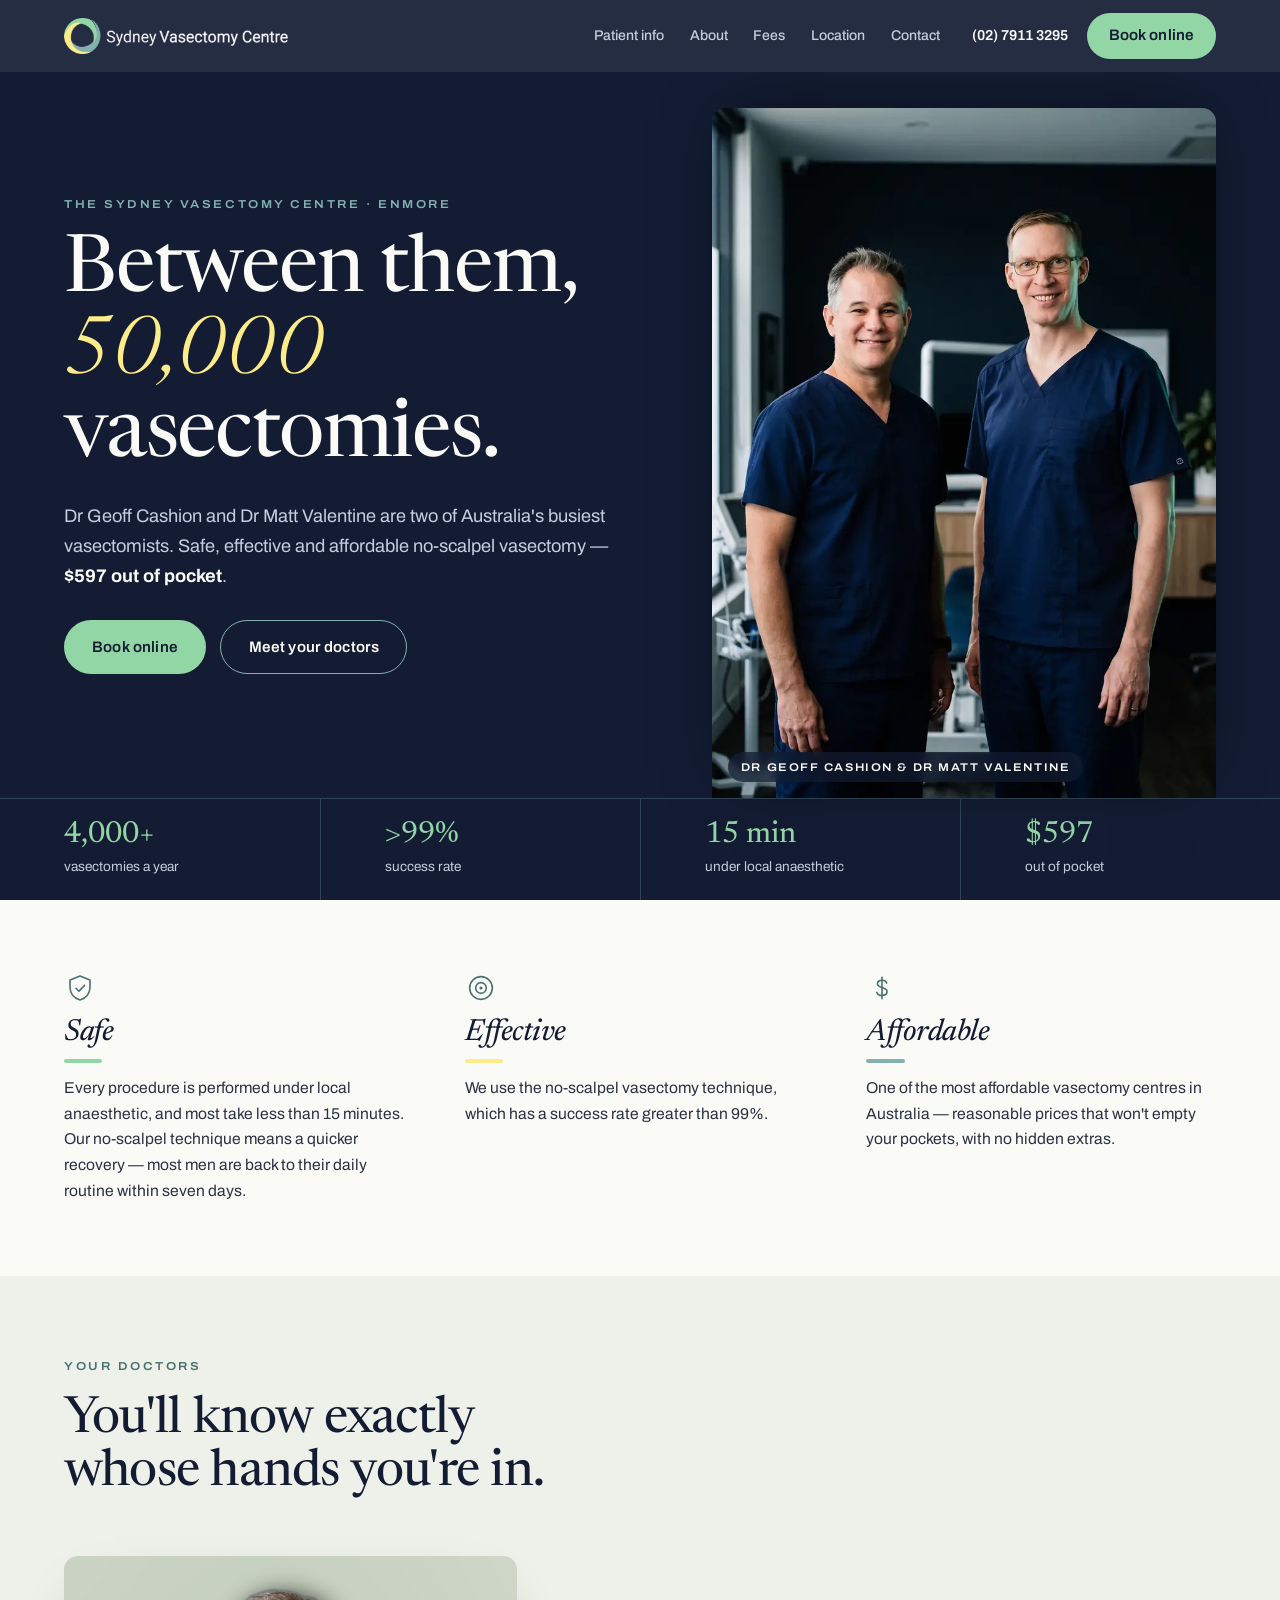
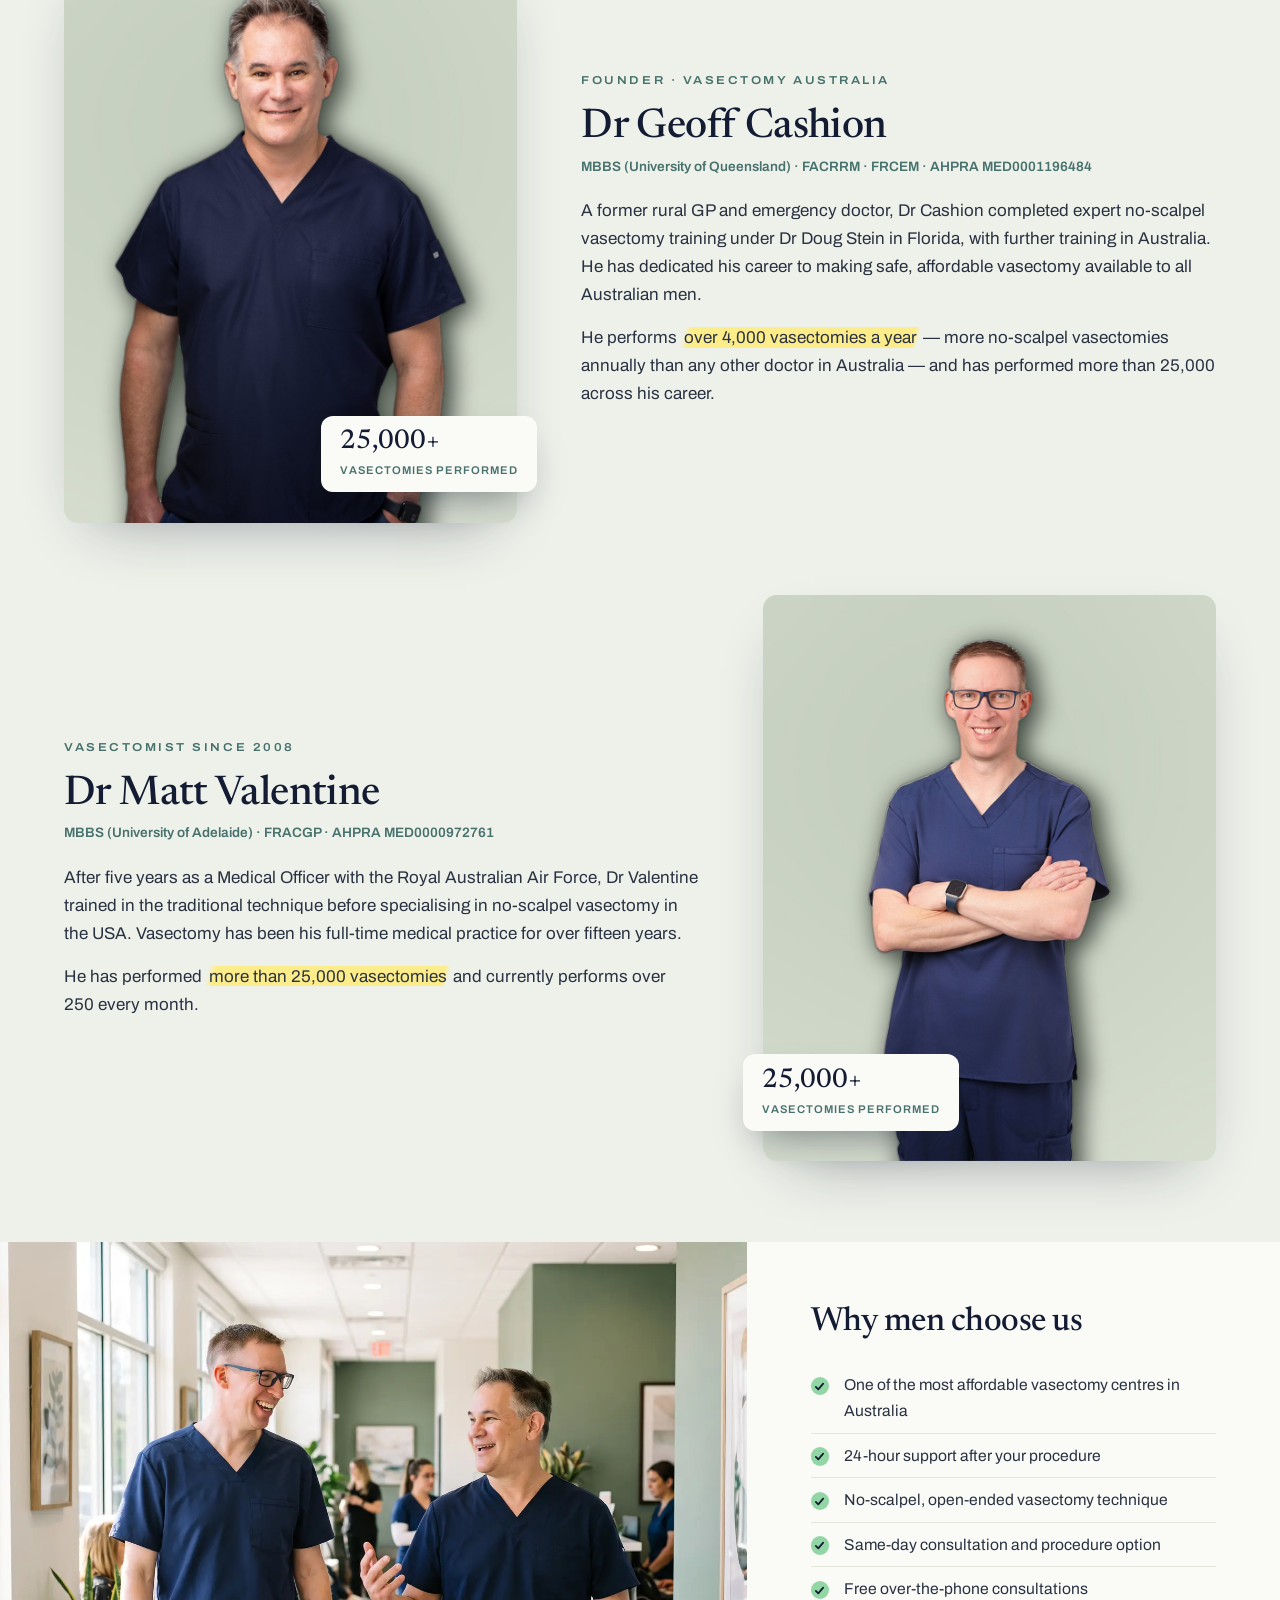
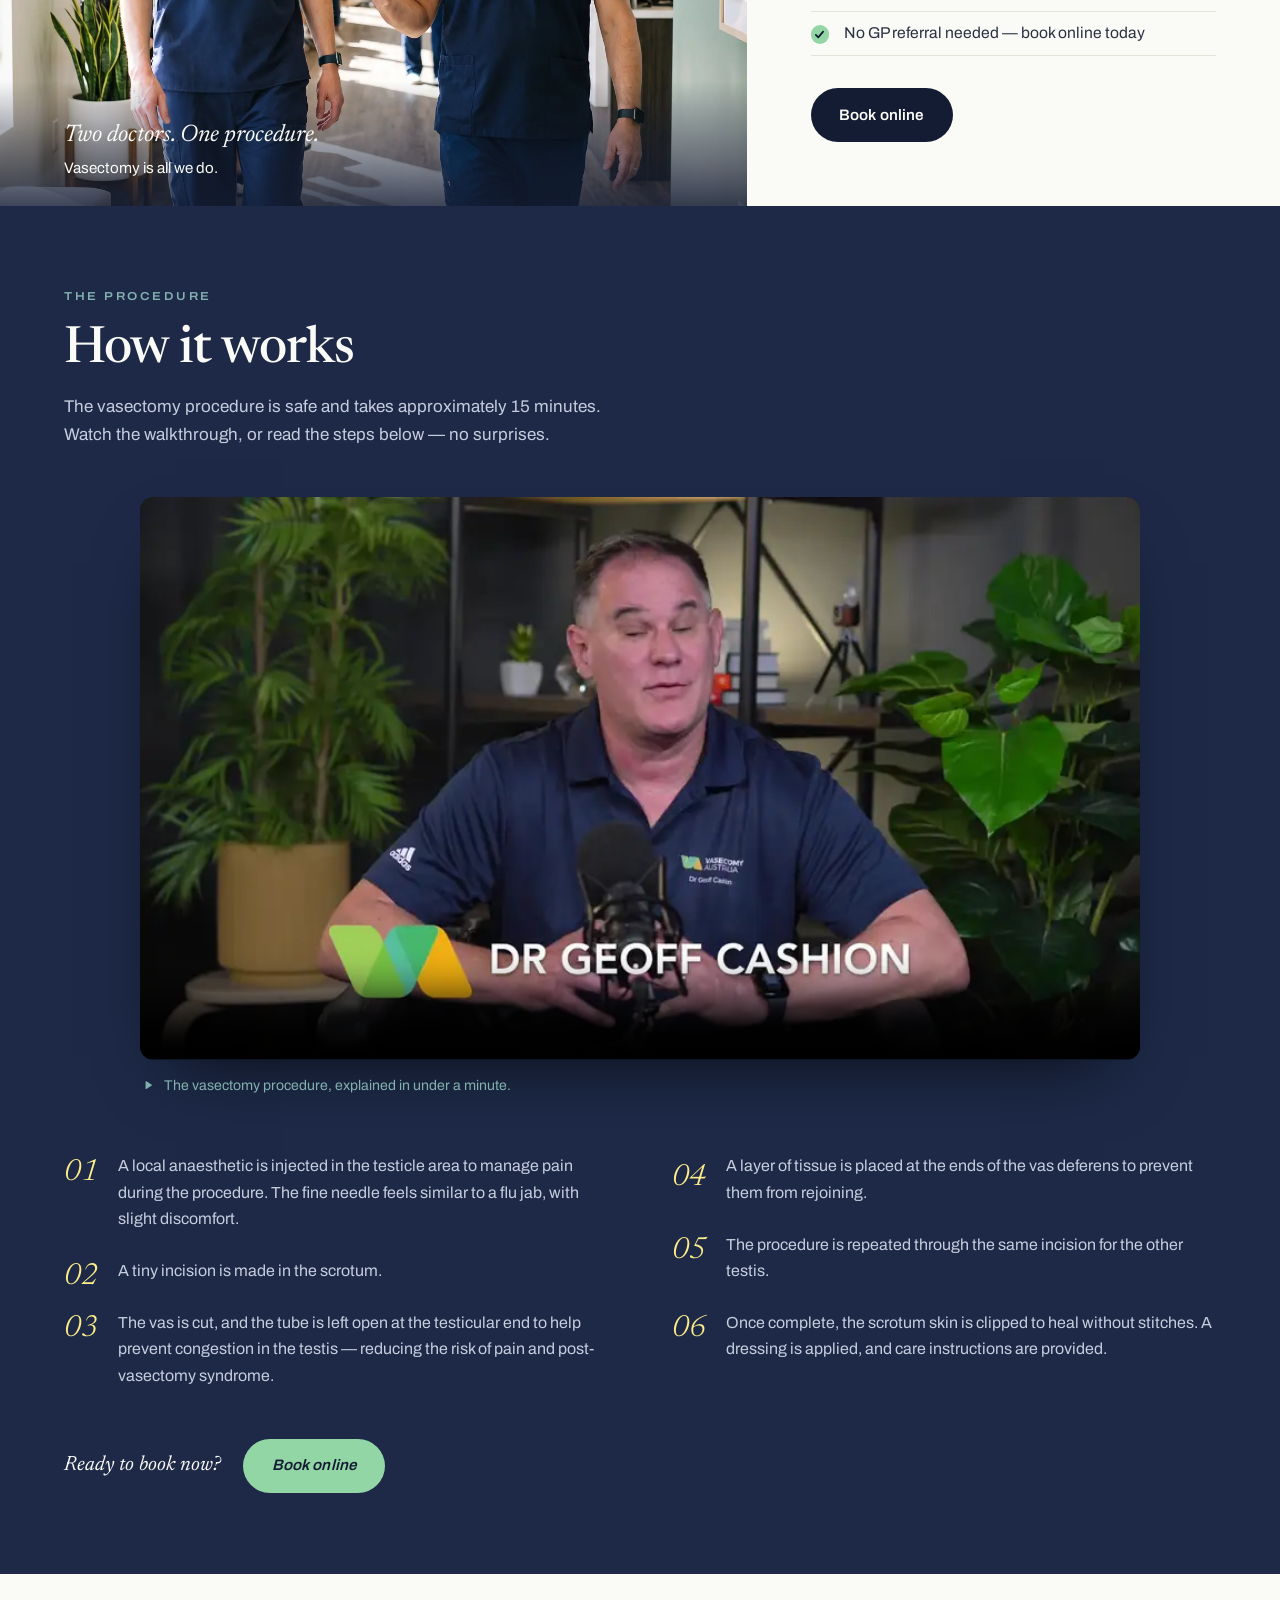
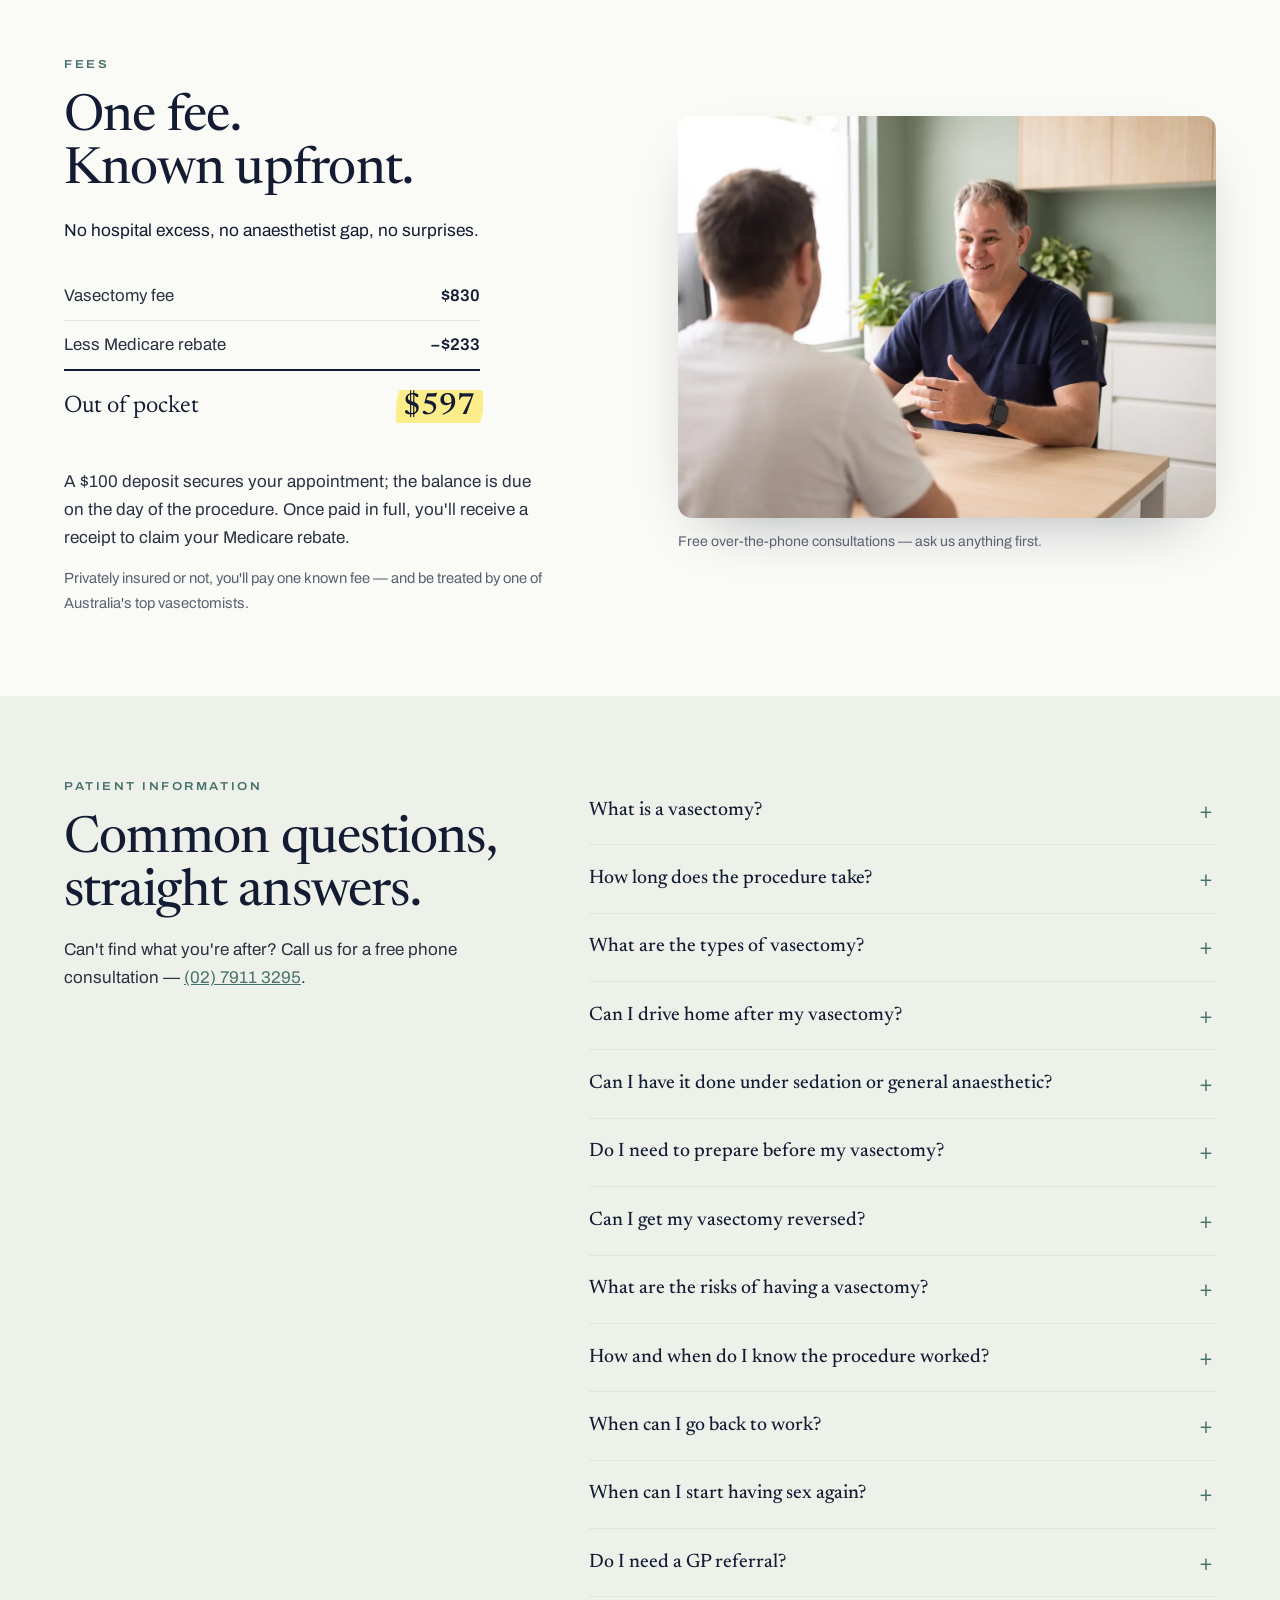
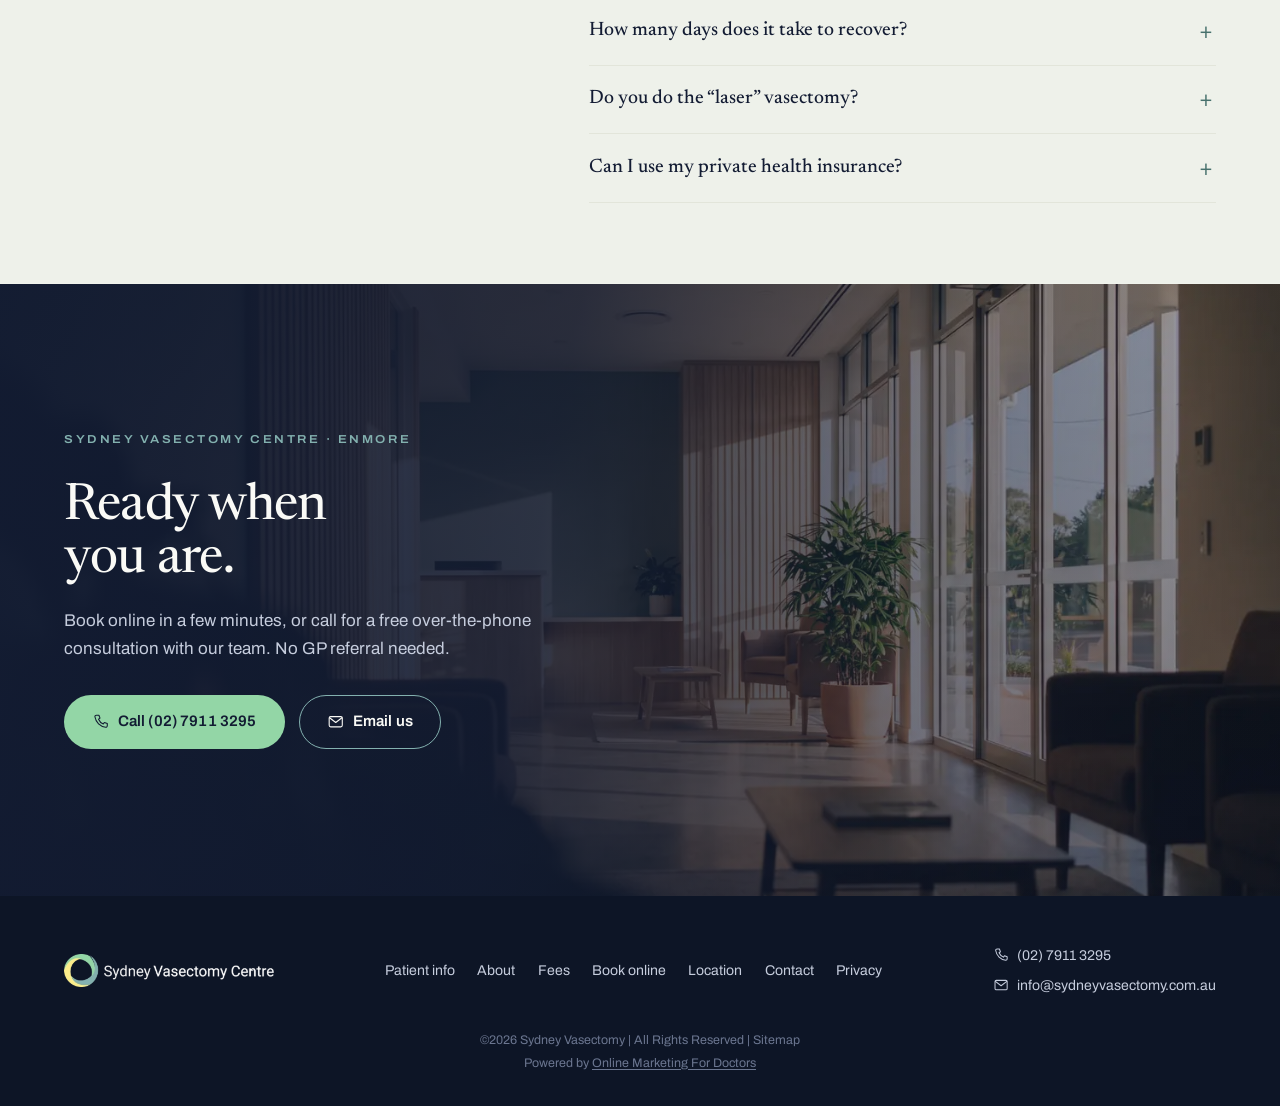
<file: index.html>
<!DOCTYPE html>
<html lang="en-AU">
<head>
<meta charset="utf-8">
<meta name="viewport" content="width=device-width, initial-scale=1">
<title>Sydney Vasectomy Centre | No Scalpel Vasectomy | $597 Out Of Pocket</title>
<meta name="description" content="Dr Geoff Cashion and Dr Matt Valentine — two of Australia's busiest vasectomists. Safe, effective and affordable no-scalpel vasectomy in Sydney. $597 out of pocket.">
<link rel="icon" type="image/png" href="assets/img/logo-mark.png">
<link rel="stylesheet" href="assets/css/style.css">
<link rel="stylesheet" href="assets/css/pages.css">
</head>
<body id="top">

<header class="topbar">
  <a class="brand" href="index.html">
    <img src="assets/img/logo.png" alt="Sydney Vasectomy Centre" width="380" height="60">
  </a>
  <nav class="nav" aria-label="Main">
    <a href="patient-information.html">Patient info</a>
    <a href="about.html">About</a>
    <a href="fees.html">Fees</a>
    <a href="location.html">Location</a>
    <a href="contact.html">Contact</a>
  </nav>
  <div class="topbar-actions">
    <a class="phone" href="tel:0279113295">(02) 7911 3295</a>
    <a class="btn btn-mint" href="book.html">Book online</a>
  </div>
  <button class="nav-toggle" aria-expanded="false" aria-label="Open menu"><span></span></button>
</header>

<main>

  <!-- ============ HERO ============ -->
  <section class="hero">
    <div class="hero-inner">
      <div class="hero-copy">
        <p class="eyebrow eyebrow-light">The Sydney Vasectomy Centre · Enmore</p>
        <h1>Between them,<br><span class="tally">50,000</span><br>vasectomies.</h1>
        <p class="hero-sub">Dr&nbsp;Geoff Cashion and Dr&nbsp;Matt Valentine are two of Australia's
        busiest vasectomists. Safe, effective and affordable no-scalpel vasectomy —
        <strong>$597 out of pocket</strong>.</p>
        <div class="hero-cta">
          <a class="btn btn-mint" href="book.html">Book online</a>
          <a class="btn btn-ghost" href="#doctors">Meet your doctors</a>
        </div>
      </div>
      <figure class="hero-portrait">
        <img src="assets/img/hero-duo.webp" alt="Dr Geoff Cashion and Dr Matt Valentine" width="900" height="1117">
        <figcaption>Dr Geoff Cashion &amp; Dr Matt Valentine</figcaption>
      </figure>
    </div>
    <div class="hero-stats">
      <div><strong>4,000+</strong><span>vasectomies a year</span></div>
    <div><strong>&gt;99%</strong><span>success rate</span></div>
    <div><strong>15 min</strong><span>under local anaesthetic</span></div>
    <div><strong>$597</strong><span>out of pocket</span></div>
    </div>
  </section>

  <!-- ============ SAFE / EFFECTIVE / AFFORDABLE ============ -->
  <section class="pillars">
    <div class="pillar">
      <svg class="icon icon-lg" viewBox="0 0 24 24" aria-hidden="true"><path d="M12 3 4.5 6v5.5c0 4.7 3.2 8.2 7.5 9.5 4.3-1.3 7.5-4.8 7.5-9.5V6z"/><path d="M9 12.2l2.2 2.2L15.4 10"/></svg>
      <h2>Safe</h2>
      <p>Every procedure is performed under local anaesthetic, and most take less than
      15 minutes. Our no-scalpel technique means a quicker recovery — most men are back
      to their daily routine within seven days.</p>
    </div>
    <div class="pillar">
      <svg class="icon icon-lg" viewBox="0 0 24 24" aria-hidden="true"><circle cx="12" cy="12" r="8.5"/><circle cx="12" cy="12" r="4"/><circle cx="12" cy="12" r="0.6" fill="currentColor"/></svg>
      <h2>Effective</h2>
      <p>We use the no-scalpel vasectomy technique, which has a success rate
      greater than 99%.</p>
    </div>
    <div class="pillar">
      <svg class="icon icon-lg" viewBox="0 0 24 24" aria-hidden="true"><path d="M12 4v16"/><path d="M15.5 8.2c-.5-1.3-1.9-2-3.5-2-2 0-3.4 1-3.4 2.6 0 3.6 7.2 2.1 7.2 5.9 0 1.8-1.6 2.9-3.8 2.9-1.9 0-3.4-.8-3.9-2.3"/></svg>
      <h2>Affordable</h2>
      <p>One of the most affordable vasectomy centres in Australia — reasonable prices
      that won't empty your pockets, with no hidden extras.</p>
    </div>
  </section>

  <!-- ============ DOCTORS ============ -->
  <section class="doctors" id="doctors">
    <header class="section-head">
      <p class="eyebrow">Your doctors</p>
      <h2>You'll know exactly<br>whose hands you're in.</h2>
    </header>

    <article class="profile">
      <figure class="profile-photo">
        <img src="assets/img/dr-geoff-studio.jpg" alt="Dr Geoff Cashion in navy scrubs" width="1000" height="1250" loading="lazy">
        <p class="photo-stat"><strong>25,000+</strong><span>vasectomies performed</span></p>
      </figure>
      <div class="profile-body">
        <p class="eyebrow">Founder · Vasectomy Australia</p>
        <h3>Dr Geoff Cashion</h3>
        <p class="credentials">MBBS (University of Queensland) · FACRRM · FRCEM · AHPRA MED0001196484</p>
        <p>A former rural GP and emergency doctor, Dr&nbsp;Cashion completed expert
        no-scalpel vasectomy training under Dr&nbsp;Doug Stein in Florida, with further
        training in Australia. He has dedicated his career to making safe, affordable
        vasectomy available to all Australian men.</p>
        <p>He performs <mark>over 4,000 vasectomies a year</mark> — more no-scalpel
        vasectomies annually than any other doctor in Australia — and has performed
        more than 25,000 across his career.</p>
      </div>
    </article>

    <article class="profile profile-flip">
      <figure class="profile-photo">
        <img src="assets/img/dr-matt-studio.jpg" alt="Dr Matt Valentine in navy scrubs" width="1000" height="1250" loading="lazy">
        <p class="photo-stat"><strong>25,000+</strong><span>vasectomies performed</span></p>
      </figure>
      <div class="profile-body">
        <p class="eyebrow">Vasectomist since 2008</p>
        <h3>Dr Matt Valentine</h3>
        <p class="credentials">MBBS (University of Adelaide) · FRACGP · AHPRA MED0000972761</p>
        <p>After five years as a Medical Officer with the Royal Australian Air Force,
        Dr&nbsp;Valentine trained in the traditional technique before specialising in
        no-scalpel vasectomy in the USA. Vasectomy has been his full-time medical
        practice for over fifteen years.</p>
        <p>He has performed <mark>more than 25,000 vasectomies</mark> and currently
        performs over 250 every month.</p>
      </div>
    </article>
  </section>

  <!-- ============ FULL BLEED + WHY CHOOSE ============ -->
  <section class="duo-band">
    <figure class="duo-image">
      <img src="assets/img/duo-corridor.webp" alt="Dr Valentine and Dr Cashion walking through the clinic together" width="1600" height="1073" loading="lazy">
      <figcaption><span>Two doctors. One procedure.</span> Vasectomy is all we do.</figcaption>
    </figure>
    <div class="why-choose">
      <h2>Why men choose us</h2>
      <ul class="checklist">
        <li>One of the most affordable vasectomy centres in Australia</li>
        <li>24-hour support after your procedure</li>
        <li>No-scalpel, open-ended vasectomy technique</li>
        <li>Same-day consultation and procedure option</li>
        <li>Free over-the-phone consultations</li>
        <li>No GP referral needed — book online today</li>
      </ul>
      <a class="btn btn-navy" href="book.html">Book online</a>
    </div>
  </section>

  <!-- ============ HOW IT WORKS ============ -->
  <section class="how" id="how-it-works">
    <div class="how-intro">
      <p class="eyebrow eyebrow-light">The procedure</p>
      <h2>How it works</h2>
      <p>The vasectomy procedure is safe and takes approximately 15 minutes.
      Watch the walkthrough, or read the steps below — no surprises.</p>
    </div>

    <figure class="video-figure">
      <video controls preload="none" playsinline
             poster="assets/img/video-poster.webp"
             width="1280" height="720">
        <source src="assets/video/how-it-works.mp4" type="video/mp4">
        Your browser doesn't support embedded video.
        <a href="assets/video/how-it-works.mp4">Download the walkthrough</a> instead.
      </video>
      <figcaption>
        <svg class="icon" viewBox="0 0 24 24" aria-hidden="true"><polygon points="9 7 17 12 9 17"/></svg>
        The vasectomy procedure, explained in under a minute.
      </figcaption>
    </figure>

    <ol class="steps">
      <li>A local anaesthetic is injected in the testicle area to manage pain during
      the procedure. The fine needle feels similar to a flu jab, with slight discomfort.</li>
      <li>A tiny incision is made in the scrotum.</li>
      <li>The vas is cut, and the tube is left open at the testicular end to help
      prevent congestion in the testis — reducing the risk of pain and
      post-vasectomy syndrome.</li>
      <li>A layer of tissue is placed at the ends of the vas deferens to prevent
      them from rejoining.</li>
      <li>The procedure is repeated through the same incision for the other testis.</li>
      <li>Once complete, the scrotum skin is clipped to heal without stitches.
      A dressing is applied, and care instructions are provided.</li>
    </ol>
    <p class="how-cta">Ready to book now? <a class="btn btn-mint" href="book.html">Book online</a></p>
  </section>

  <!-- ============ PRICING ============ -->
  <section class="pricing" id="pricing">
    <div class="pricing-copy">
      <p class="eyebrow">Fees</p>
      <h2>One fee.<br>Known upfront.</h2>
      <p class="lede">No hospital excess, no anaesthetist gap, no surprises.</p>
      <table class="ledger">
        <tr><td>Vasectomy fee</td><td>$830</td></tr>
        <tr><td>Less Medicare rebate</td><td>&minus;$233</td></tr>
        <tr class="ledger-total"><td>Out of pocket</td><td><mark>$597</mark></td></tr>
      </table>
      <p>A $100 deposit secures your appointment; the balance is due on the day of the
      procedure. Once paid in full, you'll receive a receipt to claim your Medicare rebate.</p>
      <p class="fine">Privately insured or not, you'll pay one known fee — and be treated
      by one of Australia's top vasectomists.</p>
    </div>
    <figure class="pricing-photo">
      <img src="assets/img/consult.webp" alt="Dr Cashion talking with a patient in a consultation room" width="1100" height="821" loading="lazy">
      <figcaption>Free over-the-phone consultations — ask us anything first.</figcaption>
    </figure>
  </section>

  <!-- ============ FAQ ============ -->
  <section class="faq" id="faq">
    <div class="faq-head">
      <p class="eyebrow">Patient information</p>
      <h2>Common questions,<br>straight answers.</h2>
      <p>Can't find what you're after? Call us for a free phone consultation —
      <a href="tel:0279113295">(02) 7911 3295</a>.</p>
    </div>
    <div class="faq-list">
      <details>
        <summary>What is a vasectomy?</summary>
        <div><p>A vasectomy is a procedure to prevent sperm from entering the ejaculate.
        The vas deferens — the tube that carries sperm from the testis — is cut, causing
        sterilisation by stopping sperm flow. Most men won't notice a change in ejaculate
        volume, as sperm makes up less than 5% of ejaculate.</p></div>
      </details>
      <details>
        <summary>How long does the procedure take?</summary>
        <div><p>A vasectomy takes between 15–20 minutes, depending on the procedure.</p></div>
      </details>
      <details>
        <summary>What are the types of vasectomy?</summary>
        <div>
          <p><strong>Traditional or no-scalpel.</strong> The traditional approach uses a
          scalpel to make an incision on each side of the scrotum. The no-scalpel technique
          uses one small access point via blunt dissection to reach the vas from both sides —
          with less chance of bruising and bleeding, and a quicker recovery.</p>
          <p><strong>Open-ended or close-ended.</strong> Open-ended vasectomy leaves the
          testicular end of the vas open to allow sperm release into the scrotum, reducing
          congestion and pressure. Close-ended vasectomy clamps the testicular end with a
          clip or suture. We perform no-scalpel, open-ended vasectomies.</p>
        </div>
      </details>
      <details>
        <summary>Can I drive home after my vasectomy?</summary>
        <div><p>Yes, it is safe to drive home after a vasectomy.</p></div>
      </details>
      <details>
        <summary>Can I have it done under sedation or general anaesthetic?</summary>
        <div><p>We only offer local anaesthetic for our vasectomy procedure. If you'd prefer
        sedation or a general anaesthetic, a urologist can provide this with a referral.</p></div>
      </details>
      <details>
        <summary>Do I need to prepare before my vasectomy?</summary>
        <div><p>Yes — you'll find everything you need on our <em>Preparing for your
        vasectomy</em> page. Please read it before your appointment.</p></div>
      </details>
      <details>
        <summary>Can I get my vasectomy reversed?</summary>
        <div><p>Yes, a vasectomy can be reversed; however the process is costly and not
        covered by Medicare. If you're asking this question, you may need more time before
        deciding on permanent contraception via vasectomy.</p></div>
      </details>
      <details>
        <summary>What are the risks of having a vasectomy?</summary>
        <div>
          <p>All surgical procedures carry some risk, and we do all we can to reduce the rate
          of complications. Common, short-lived symptoms include bruising that fades after a
          week or so, and mild pain and swelling that settles within a few days.</p>
          <p>Less common complications include scrotal haematoma (a large bruise within the
          scrotum — the chances are significantly reduced by avoiding heavy lifting in the days
          after your vasectomy), infection (rare, usually mild, and treatable with oral
          antibiotics), and post-vasectomy pain syndrome (PVPS), a rare complication that can
          arise at any time post-vasectomy. Pain often reduces naturally, but in rare cases a
          specialist may need to perform additional surgery. All risks are outlined in your
          consent form.</p>
        </div>
      </details>
      <details>
        <summary>How and when do I know the procedure worked?</summary>
        <div><p>A vasectomy does not mean immediate sterilisation. You must consider yourself
        fertile until a semen analysis — performed approximately three months post-vasectomy —
        confirms the vasectomy was a success and your ‘pipes are clean’.</p></div>
      </details>
      <details>
        <summary>When can I go back to work?</summary>
        <div><p>If your job doesn't involve heavy lifting, you can return immediately. If it
        does, you may need time off or light duties for the first week. A medical certificate
        can be provided if required.</p></div>
      </details>
      <details>
        <summary>When can I start having sex again?</summary>
        <div><p>Generally you can resume sexual activity after a week — but you must consider
        yourself fertile until notified otherwise.</p></div>
      </details>
      <details>
        <summary>Do I need a GP referral?</summary>
        <div><p>A GP referral is not necessary.</p></div>
      </details>
      <details>
        <summary>How many days does it take to recover?</summary>
        <div><p>Recovery varies from a few days to a couple of weeks depending on the person.
        On average, men feel recovered after seven days.</p></div>
      </details>
      <details>
        <summary>Do you do the “laser” vasectomy?</summary>
        <div><p>Technically, “laser” vasectomy does not exist. Some vasectomists use a
        hyfrecator to cut the vas, which may confuse people — however, it is not
        “laser vasectomy”.</p></div>
      </details>
      <details>
        <summary>Can I use my private health insurance?</summary>
        <div>
          <p>No — because we perform vasectomies in medical centres rather than private
          hospitals, private health insurance doesn't apply. The good news: it will almost
          certainly work out more affordable with us anyway.</p>
          <p>Private health usually requires an excess of $500–$1,000, a urologist's gap fee,
          and an anaesthetist's fee with its own gap — often $2,000 or more out of pocket,
          with insurance. With us you know exactly what you'll pay: $597 out of pocket.
          No ifs, ands or maybes.</p>
        </div>
      </details>
    </div>
  </section>

  <!-- ============ FINAL CTA ============ -->
  <section class="closing" id="contact">
    <img class="closing-bg" src="assets/img/clinic-bg.webp" alt="" width="1500" height="837">
    <div class="closing-inner">
      <p class="eyebrow eyebrow-light">Sydney Vasectomy Centre · Enmore</p>
      <h2>Ready when<br>you are.</h2>
      <p>Book online in a few minutes, or call for a free over-the-phone consultation
      with our team. No GP referral needed.</p>
      <div class="hero-cta">
        <a class="btn btn-mint" href="tel:0279113295">
          <svg class="icon" viewBox="0 0 24 24" aria-hidden="true"><path d="M6.5 3h3l1.5 4-2 1.5a12 12 0 0 0 6.5 6.5L17 13l4 1.5v3a2 2 0 0 1-2.2 2A17 17 0 0 1 4 5.2 2 2 0 0 1 6 3z"/></svg>
          Call (02) 7911 3295
        </a>
        <a class="btn btn-ghost" href="mailto:info@sydneyvasectomy.com.au">
          <svg class="icon" viewBox="0 0 24 24" aria-hidden="true"><rect x="3" y="5" width="18" height="14" rx="2"/><path d="M3.5 6.5 12 13l8.5-6.5"/></svg>
          Email us
        </a>
      </div>
    </div>
  </section>

</main>

<footer class="footer">
  <div class="footer-inner">
    <img class="footer-logo" src="assets/img/logo.png" alt="Sydney Vasectomy Centre" width="380" height="60">
    <nav aria-label="Footer">
      <a href="patient-information.html">Patient info</a>
      <a href="about.html">About</a>
      <a href="fees.html">Fees</a>
      <a href="book.html">Book online</a>
      <a href="location.html">Location</a>
      <a href="contact.html">Contact</a>
      <a href="privacy-policy.html">Privacy</a>
    </nav>
    <div class="footer-contact">
      <a href="tel:0279113295">
        <svg class="icon" viewBox="0 0 24 24" aria-hidden="true"><path d="M6.5 3h3l1.5 4-2 1.5a12 12 0 0 0 6.5 6.5L17 13l4 1.5v3a2 2 0 0 1-2.2 2A17 17 0 0 1 4 5.2 2 2 0 0 1 6 3z"/></svg>
        (02) 7911 3295
      </a>
      <a href="mailto:info@sydneyvasectomy.com.au">
        <svg class="icon" viewBox="0 0 24 24" aria-hidden="true"><rect x="3" y="5" width="18" height="14" rx="2"/><path d="M3.5 6.5 12 13l8.5-6.5"/></svg>
        info@sydneyvasectomy.com.au
      </a>
    </div>
  </div>
  <p class="footer-legal">©2026 Sydney Vasectomy | All Rights Reserved | Sitemap<br>
  Powered by <a href="https://onlinemarketingfordoctors.com/" rel="noopener">Online Marketing For Doctors</a></p>
</footer>

<a class="to-top" href="#top" aria-label="Back to top">
  <svg class="icon" viewBox="0 0 24 24" aria-hidden="true"><path d="M12 19V6"/><path d="m6 11.5 6-6 6 6"/></svg>
</a>

<script src="assets/js/main.js"></script>
</body>
</html>
</file>
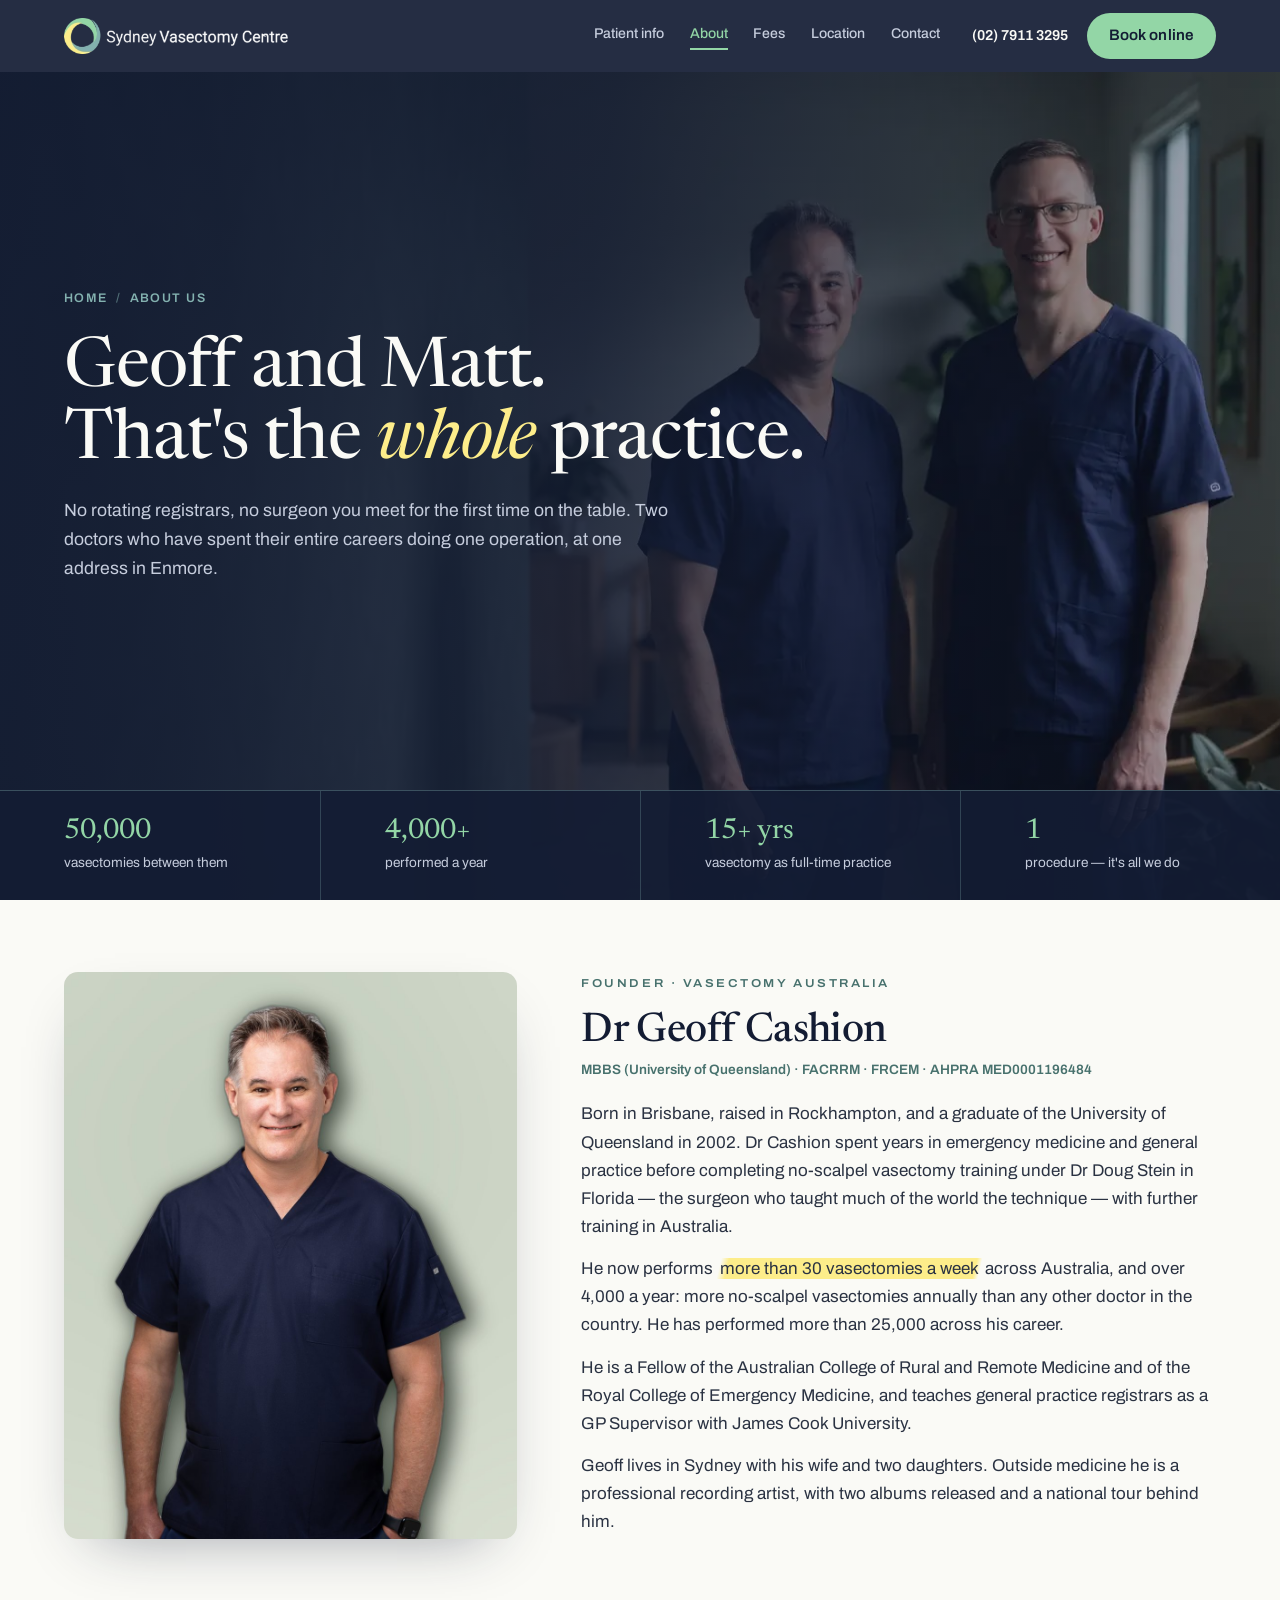
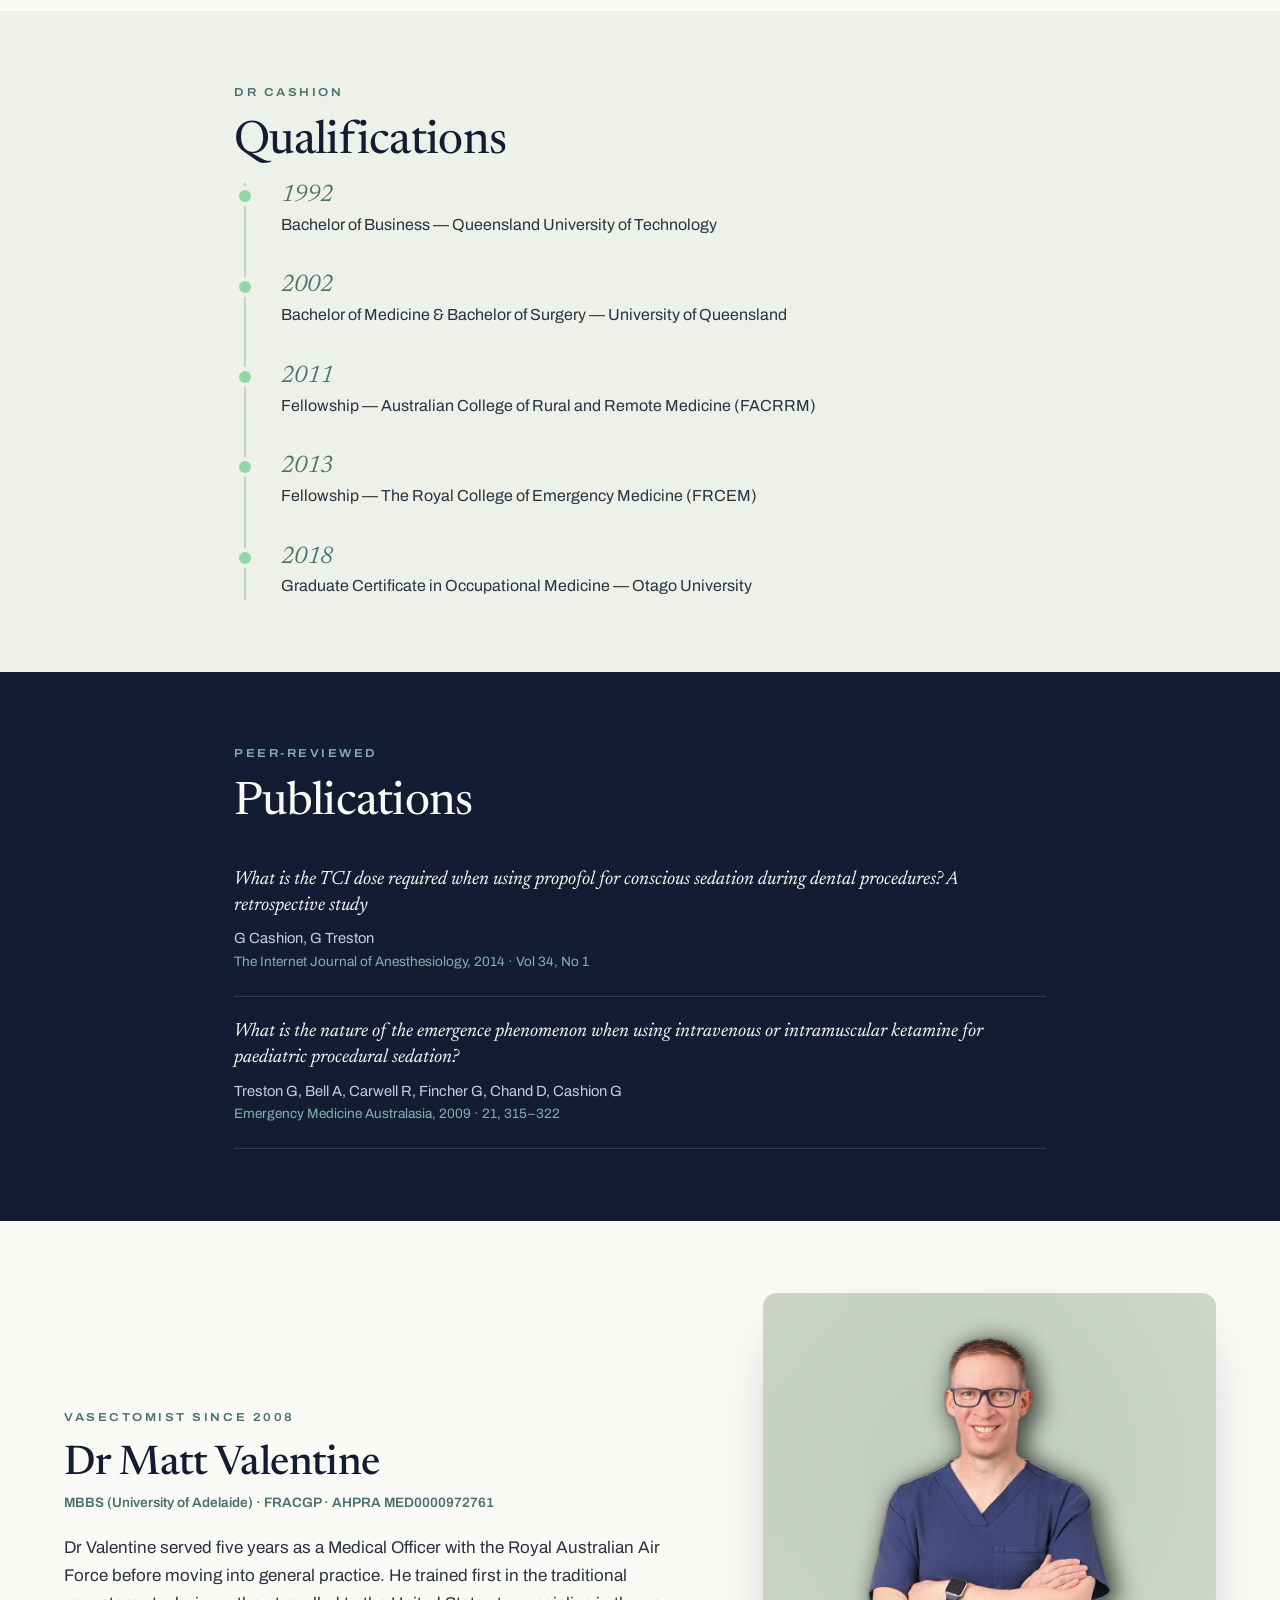
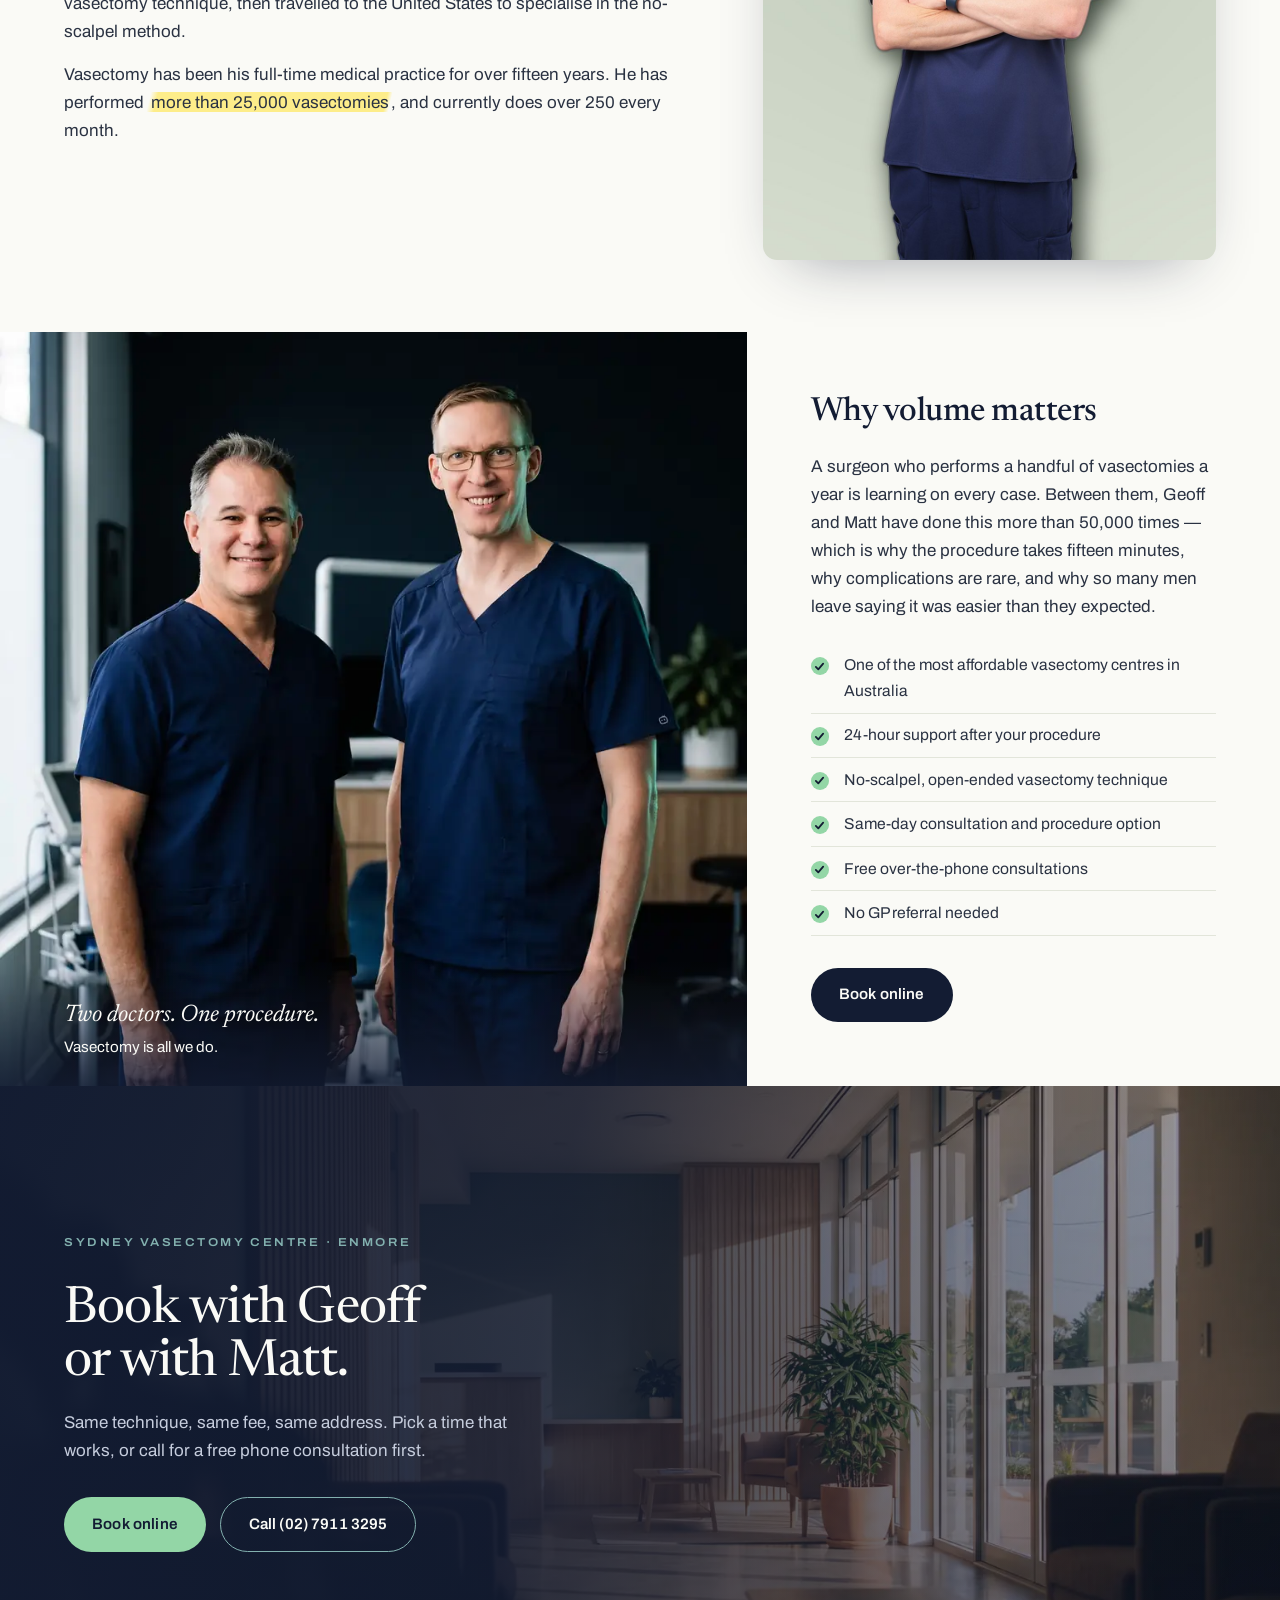
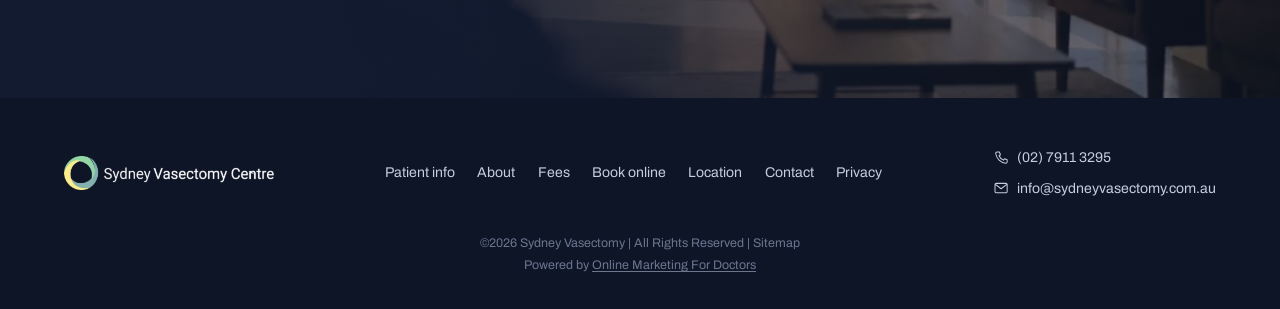
<file: about.html>
<!DOCTYPE html>
<html lang="en-AU">
<head>
<meta charset="utf-8">
<meta name="viewport" content="width=device-width, initial-scale=1">
<title>About Us | Dr Geoff Cashion &amp; Dr Matt Valentine | Sydney Vasectomy Centre</title>
<meta name="description" content="Meet Dr Geoff Cashion and Dr Matt Valentine — between them, 50,000 vasectomies. The Sydney Vasectomy Centre performs no-scalpel vasectomy, and nothing else, in Enmore.">
<link rel="icon" type="image/png" href="assets/img/logo-mark.png">
<link rel="stylesheet" href="assets/css/style.css">
<link rel="stylesheet" href="assets/css/pages.css">
</head>
<body id="top">

<header class="topbar">
  <a class="brand" href="index.html">
    <img src="assets/img/logo.png" alt="Sydney Vasectomy Centre" width="380" height="60">
  </a>
  <nav class="nav" aria-label="Main">
    <a href="patient-information.html">Patient info</a>
    <a href="about.html" aria-current="page">About</a>
    <a href="fees.html">Fees</a>
    <a href="location.html">Location</a>
    <a href="contact.html">Contact</a>
  </nav>
  <div class="topbar-actions">
    <a class="phone" href="tel:0279113295">(02) 7911 3295</a>
    <a class="btn btn-mint" href="book.html">Book online</a>
  </div>
  <button class="nav-toggle" aria-expanded="false" aria-label="Open menu"><span></span></button>
</header>

<main>

  <!-- ============ HERO ============ -->
  <section class="page-hero">
    <img class="page-hero-bg" src="assets/img/about-duo.webp" alt="" width="1500" height="837">
    <div class="page-hero-inner">
      <p class="crumbs"><a href="index.html">Home</a><span>/</span>About us</p>
      <h1>Geoff and Matt.<br>That's the <em>whole</em> practice.</h1>
      <p class="lede-light">No rotating registrars, no surgeon you meet for the first time
      on the table. Two doctors who have spent their entire careers doing one operation,
      at one address in Enmore.</p>
    </div>
    <div class="facts">
      <div><strong>50,000</strong><span>vasectomies between them</span></div>
      <div><strong>4,000+</strong><span>performed a year</span></div>
      <div><strong>15+ yrs</strong><span>vasectomy as full-time practice</span></div>
      <div><strong>1</strong><span>procedure — it's all we do</span></div>
    </div>
  </section>

  <!-- ============ DR GEOFF ============ -->
  <section class="band-paper" id="dr-cashion">
    <div class="wrap">
      <article class="profile">
        <figure class="profile-photo">
          <img src="assets/img/dr-geoff-studio.jpg" alt="Dr Geoff Cashion" width="1000" height="1250">
        </figure>
        <div class="profile-body">
          <p class="eyebrow">Founder · Vasectomy Australia</p>
          <h3>Dr Geoff Cashion</h3>
          <p class="credentials">MBBS (University of Queensland) · FACRRM · FRCEM · AHPRA MED0001196484</p>
          <p>Born in Brisbane, raised in Rockhampton, and a graduate of the University of
          Queensland in 2002. Dr Cashion spent years in emergency medicine and general
          practice before completing no-scalpel vasectomy training under Dr Doug Stein in
          Florida — the surgeon who taught much of the world the technique — with further
          training in Australia.</p>
          <p>He now performs <mark>more than 30 vasectomies a week</mark> across Australia,
          and over 4,000 a year: more no-scalpel vasectomies annually than any other doctor
          in the country. He has performed more than 25,000 across his career.</p>
          <p>He is a Fellow of the Australian College of Rural and Remote Medicine and of
          the Royal College of Emergency Medicine, and teaches general practice registrars
          as a GP Supervisor with James Cook University.</p>
          <p>Geoff lives in Sydney with his wife and two daughters. Outside medicine he is
          a professional recording artist, with two albums released and a national tour
          behind him.</p>
        </div>
      </article>
    </div>
  </section>

  <!-- ============ QUALIFICATIONS TIMELINE ============ -->
  <section class="band-sage">
    <div class="wrap wrap-narrow">
      <p class="eyebrow">Dr Cashion</p>
      <h2 class="section-title">Qualifications</h2>
      <ol class="timeline">
        <li>
          <span class="t-year">1992</span>
          <p class="t-body">Bachelor of Business — Queensland University of Technology</p>
        </li>
        <li>
          <span class="t-year">2002</span>
          <p class="t-body">Bachelor of Medicine &amp; Bachelor of Surgery — University of Queensland</p>
        </li>
        <li>
          <span class="t-year">2011</span>
          <p class="t-body">Fellowship — Australian College of Rural and Remote Medicine (FACRRM)</p>
        </li>
        <li>
          <span class="t-year">2013</span>
          <p class="t-body">Fellowship — The Royal College of Emergency Medicine (FRCEM)</p>
        </li>
        <li>
          <span class="t-year">2018</span>
          <p class="t-body">Graduate Certificate in Occupational Medicine — Otago University</p>
        </li>
      </ol>
    </div>
  </section>

  <!-- ============ PUBLICATIONS ============ -->
  <section class="band-ink">
    <div class="wrap wrap-narrow">
      <p class="eyebrow eyebrow-light">Peer-reviewed</p>
      <h2 class="section-title">Publications</h2>
      <ul class="papers">
        <li>
          <cite>What is the TCI dose required when using propofol for conscious sedation
          during dental procedures? A retrospective study</cite>
          <p class="authors">G Cashion, G Treston</p>
          <p class="journal">The Internet Journal of Anesthesiology, 2014 · Vol 34, No 1</p>
        </li>
        <li>
          <cite>What is the nature of the emergence phenomenon when using intravenous or
          intramuscular ketamine for paediatric procedural sedation?</cite>
          <p class="authors">Treston G, Bell A, Carwell R, Fincher G, Chand D, Cashion G</p>
          <p class="journal">Emergency Medicine Australasia, 2009 · 21, 315–322</p>
        </li>
      </ul>
    </div>
  </section>

  <!-- ============ DR MATT ============ -->
  <section class="band-paper" id="dr-valentine">
    <div class="wrap">
      <article class="profile profile-flip">
        <figure class="profile-photo">
          <img src="assets/img/dr-matt-studio.jpg" alt="Dr Matt Valentine" width="1000" height="1250" loading="lazy">
        </figure>
        <div class="profile-body">
          <p class="eyebrow">Vasectomist since 2008</p>
          <h3>Dr Matt Valentine</h3>
          <p class="credentials">MBBS (University of Adelaide) · FRACGP · AHPRA MED0000972761</p>
          <p>Dr Valentine served five years as a Medical Officer with the Royal Australian
          Air Force before moving into general practice. He trained first in the traditional
          vasectomy technique, then travelled to the United States to specialise in the
          no-scalpel method.</p>
          <p>Vasectomy has been his full-time medical practice for over fifteen years. He has
          performed <mark>more than 25,000 vasectomies</mark>, and currently does over 250
          every month.</p>
        </div>
      </article>
    </div>
  </section>

  <!-- ============ WHY IT MATTERS ============ -->
  <section class="duo-band">
    <figure class="duo-image">
      <img src="assets/img/hero-duo.webp" alt="Dr Geoff Cashion and Dr Matt Valentine" width="900" height="1117" loading="lazy">
      <figcaption><span>Two doctors. One procedure.</span> Vasectomy is all we do.</figcaption>
    </figure>
    <div class="why-choose">
      <h2>Why volume matters</h2>
      <p style="margin-bottom:1.4rem">A surgeon who performs a handful of vasectomies a year
      is learning on every case. Between them, Geoff and Matt have done this more than
      50,000 times — which is why the procedure takes fifteen minutes, why complications
      are rare, and why so many men leave saying it was easier than they expected.</p>
      <ul class="checklist">
        <li>One of the most affordable vasectomy centres in Australia</li>
        <li>24-hour support after your procedure</li>
        <li>No-scalpel, open-ended vasectomy technique</li>
        <li>Same-day consultation and procedure option</li>
        <li>Free over-the-phone consultations</li>
        <li>No GP referral needed</li>
      </ul>
      <a class="btn btn-navy" href="book.html">Book online</a>
    </div>
  </section>

  <!-- ============ CTA ============ -->
  <section class="closing">
    <img class="closing-bg" src="assets/img/clinic-bg.webp" alt="" width="1500" height="837" loading="lazy">
    <div class="closing-inner">
      <p class="eyebrow eyebrow-light">Sydney Vasectomy Centre · Enmore</p>
      <h2>Book with Geoff<br>or with Matt.</h2>
      <p>Same technique, same fee, same address. Pick a time that works, or call for a free
      phone consultation first.</p>
      <div class="hero-cta">
        <a class="btn btn-mint" href="book.html">Book online</a>
        <a class="btn btn-ghost" href="tel:0279113295">Call (02) 7911 3295</a>
      </div>
    </div>
  </section>

</main>

<footer class="footer">
  <div class="footer-inner">
    <img class="footer-logo" src="assets/img/logo.png" alt="Sydney Vasectomy Centre" width="380" height="60">
    <nav aria-label="Footer">
      <a href="patient-information.html">Patient info</a>
      <a href="about.html">About</a>
      <a href="fees.html">Fees</a>
      <a href="book.html">Book online</a>
      <a href="location.html">Location</a>
      <a href="contact.html">Contact</a>
      <a href="privacy-policy.html">Privacy</a>
    </nav>
    <div class="footer-contact">
      <a href="tel:0279113295">
        <svg class="icon" viewBox="0 0 24 24" aria-hidden="true"><path d="M6.5 3h3l1.5 4-2 1.5a12 12 0 0 0 6.5 6.5L17 13l4 1.5v3a2 2 0 0 1-2.2 2A17 17 0 0 1 4 5.2 2 2 0 0 1 6 3z"/></svg>
        (02) 7911 3295
      </a>
      <a href="mailto:info@sydneyvasectomy.com.au">
        <svg class="icon" viewBox="0 0 24 24" aria-hidden="true"><rect x="3" y="5" width="18" height="14" rx="2"/><path d="M3.5 6.5 12 13l8.5-6.5"/></svg>
        info@sydneyvasectomy.com.au
      </a>
    </div>
  </div>
  <p class="footer-legal">©2026 Sydney Vasectomy | All Rights Reserved | Sitemap<br>
  Powered by <a href="https://onlinemarketingfordoctors.com/" rel="noopener">Online Marketing For Doctors</a></p>
</footer>

<a class="to-top" href="#top" aria-label="Back to top">
  <svg class="icon" viewBox="0 0 24 24" aria-hidden="true"><path d="M12 19V6"/><path d="m6 11.5 6-6 6 6"/></svg>
</a>

<script src="assets/js/main.js"></script>
</body>
</html>
</file>
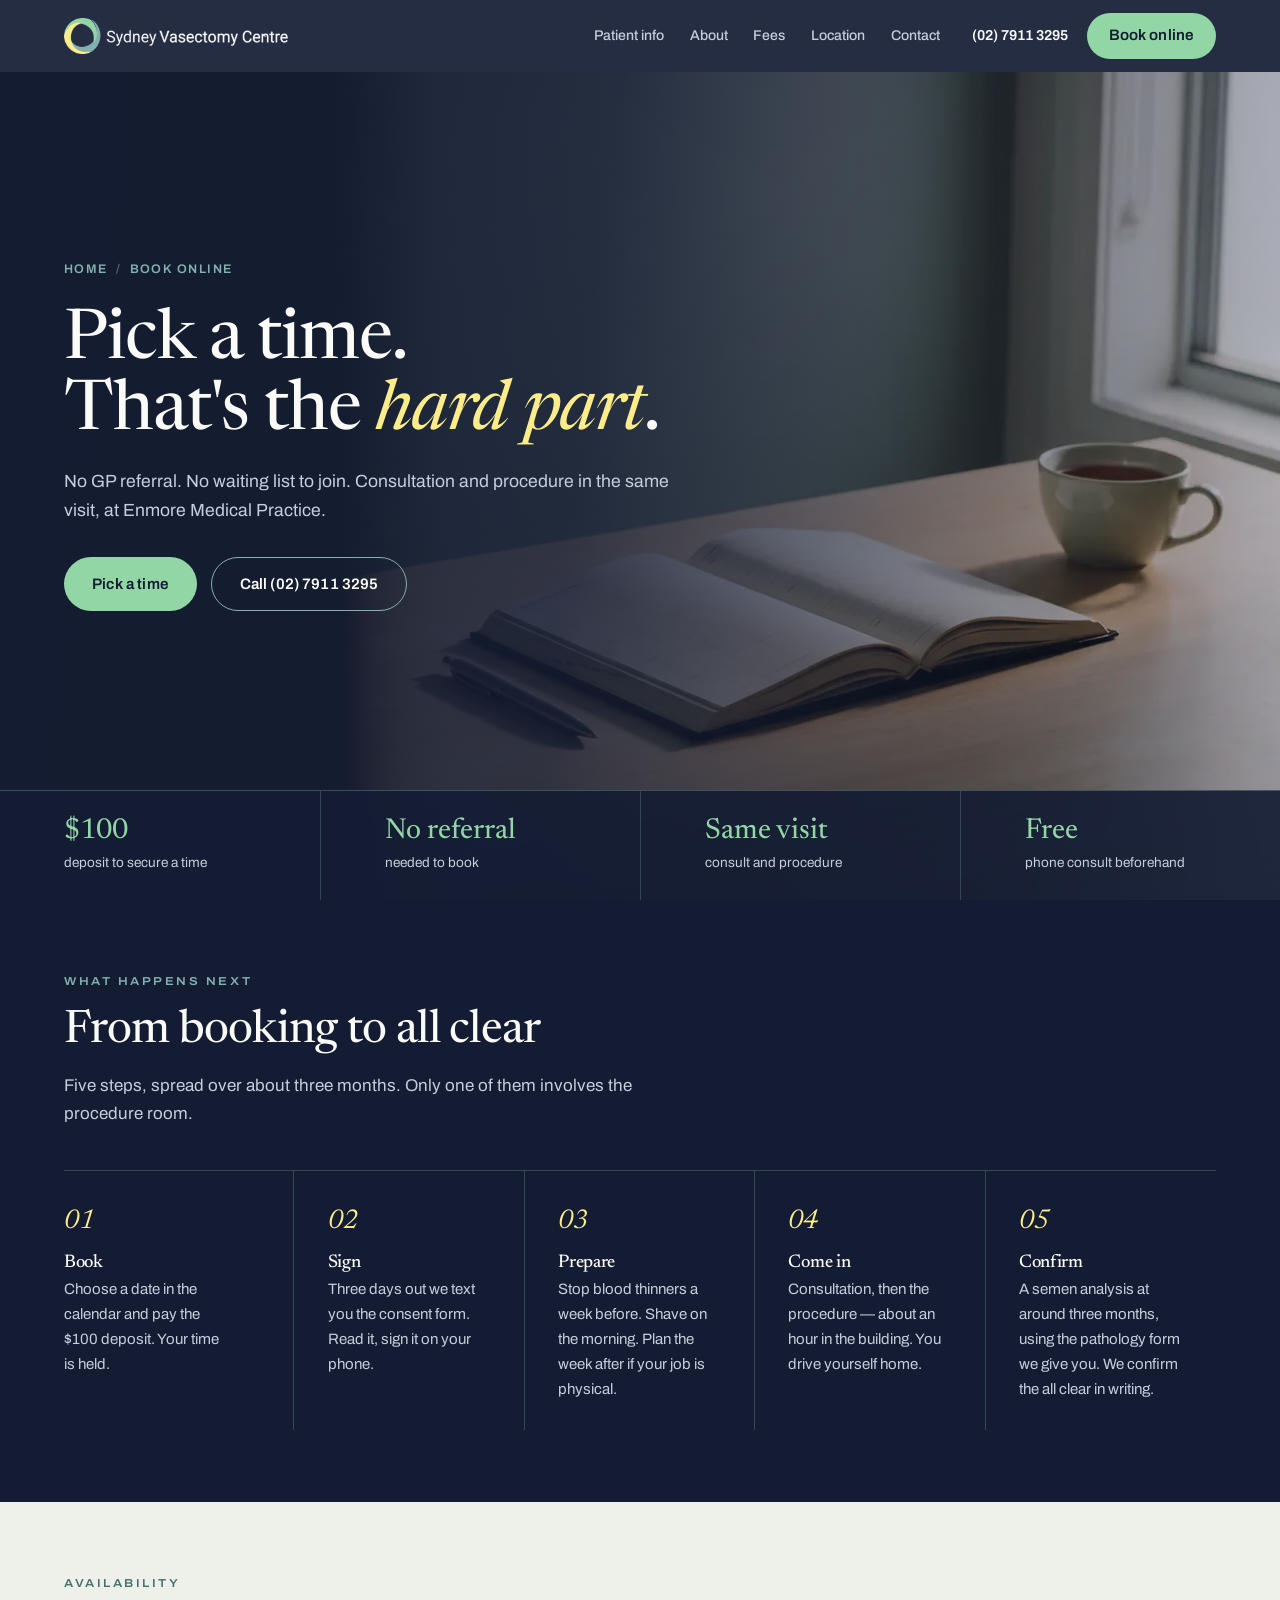
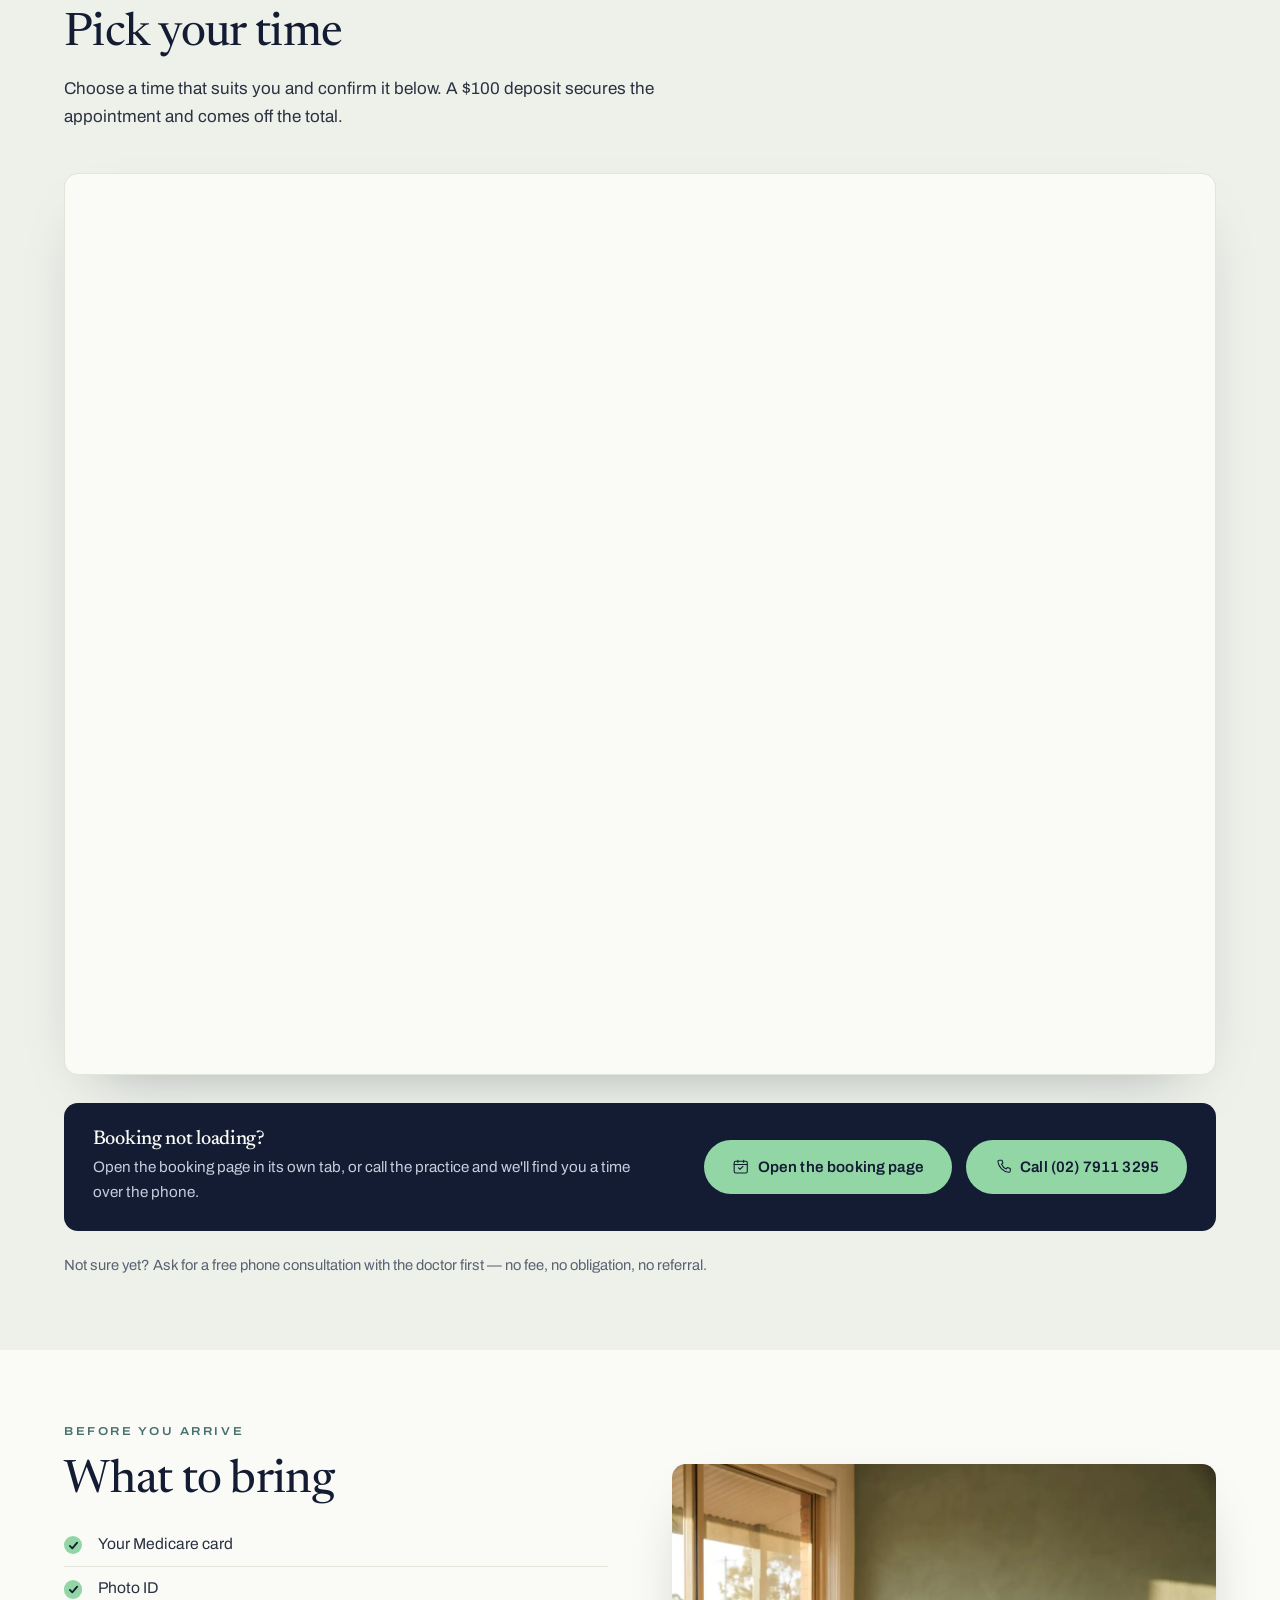
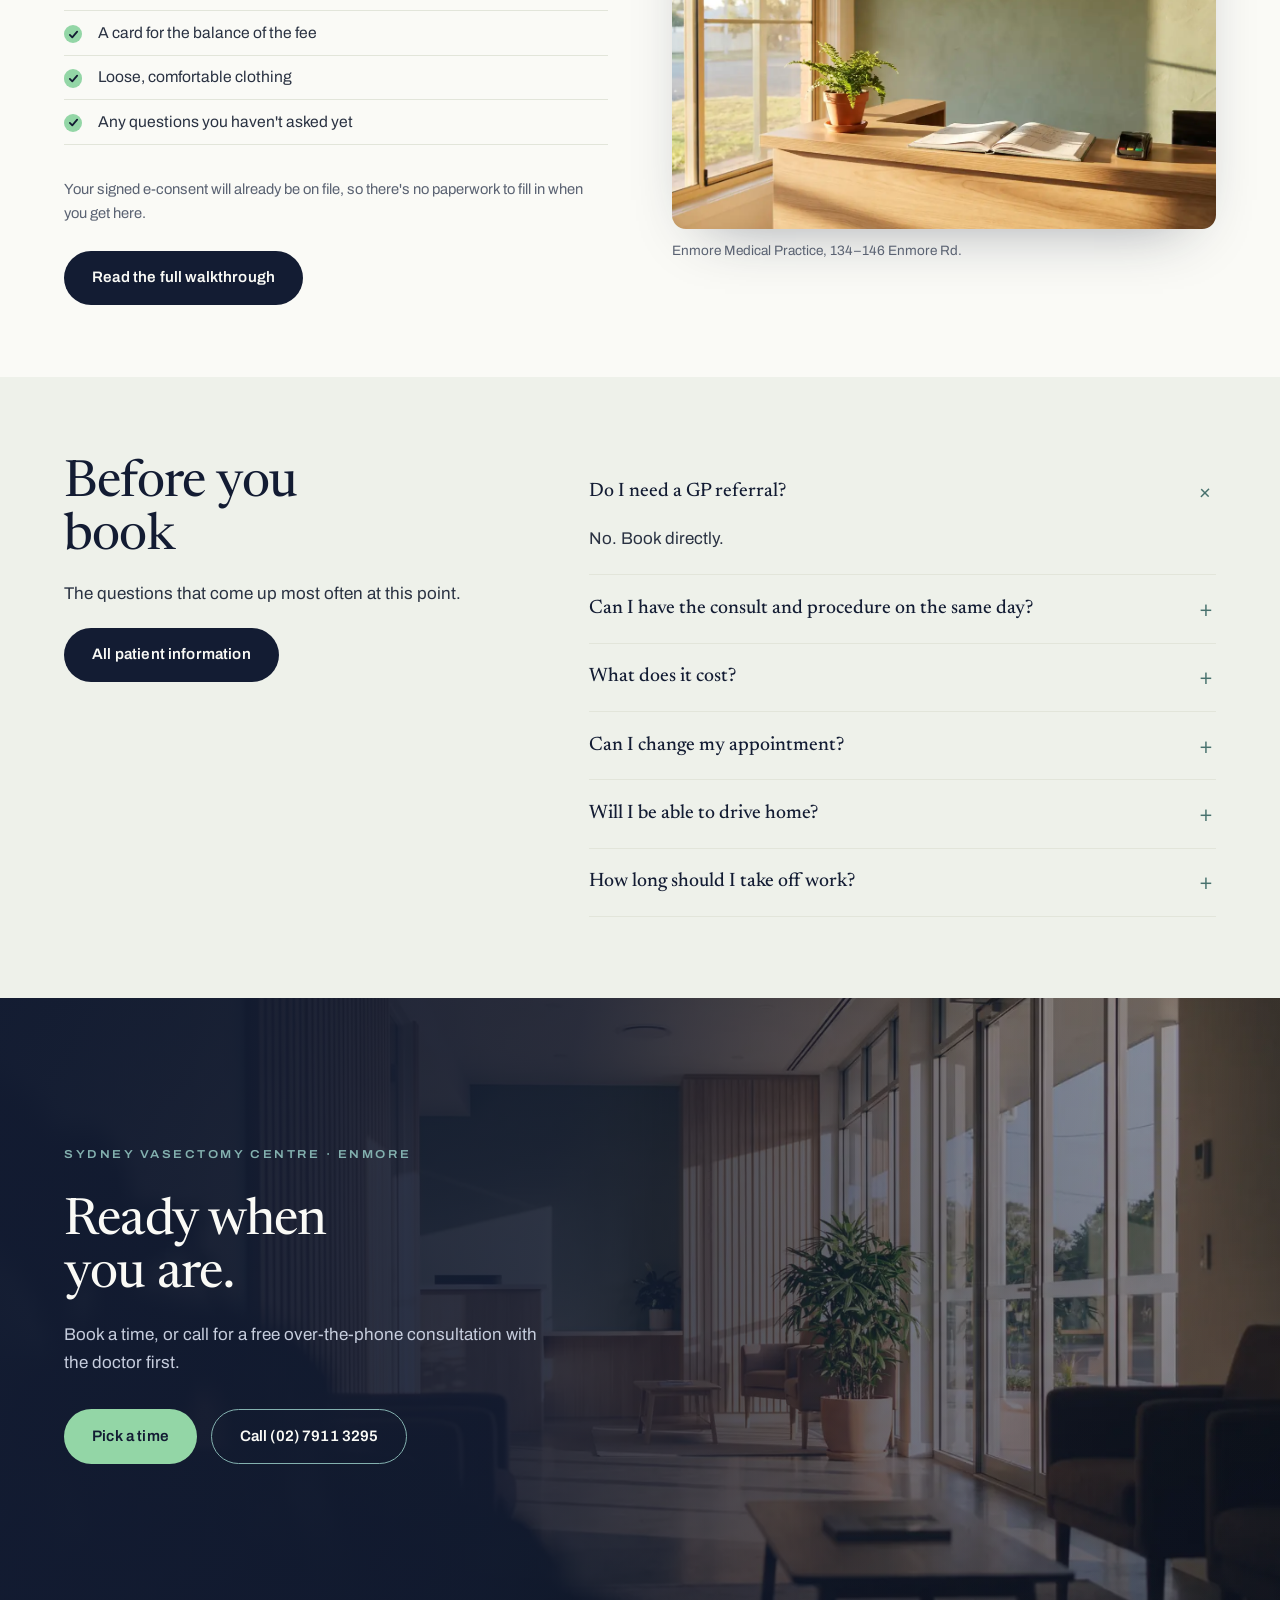
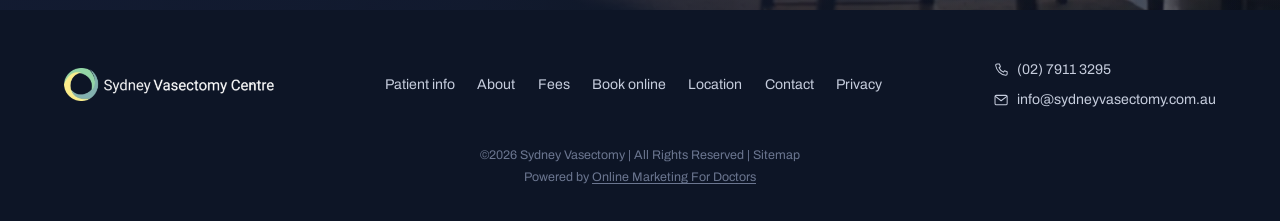
<file: book.html>
<!DOCTYPE html>
<html lang="en-AU">
<head>
<meta charset="utf-8">
<meta name="viewport" content="width=device-width, initial-scale=1">
<title>Book Online | Sydney Vasectomy Centre</title>
<meta name="description" content="Book your no-scalpel vasectomy at Enmore Medical Practice. No GP referral needed, a $100 deposit secures your time, and consultation and procedure happen in the same visit.">
<link rel="icon" type="image/png" href="assets/img/logo-mark.png">
<link rel="stylesheet" href="assets/css/style.css">
<link rel="stylesheet" href="assets/css/pages.css">
</head>
<body id="top">

<header class="topbar">
  <a class="brand" href="index.html">
    <img src="assets/img/logo.png" alt="Sydney Vasectomy Centre" width="380" height="60">
  </a>
  <nav class="nav" aria-label="Main">
    <a href="patient-information.html">Patient info</a>
    <a href="about.html">About</a>
    <a href="fees.html">Fees</a>
    <a href="location.html">Location</a>
    <a href="contact.html">Contact</a>
  </nav>
  <div class="topbar-actions">
    <a class="phone" href="tel:0279113295">(02) 7911 3295</a>
    <a class="btn btn-mint" href="#calendar">Book online</a>
  </div>
  <button class="nav-toggle" aria-expanded="false" aria-label="Open menu"><span></span></button>
</header>

<main>

  <!-- ============ HERO ============ -->
  <section class="page-hero">
    <img class="page-hero-bg" src="assets/img/book-diary.webp" alt="" width="1500" height="837">
    <div class="page-hero-inner">
      <p class="crumbs"><a href="index.html">Home</a><span>/</span>Book online</p>
      <h1>Pick a time.<br>That's the <em>hard part</em>.</h1>
      <p class="lede-light">No GP referral. No waiting list to join. Consultation and
      procedure in the same visit, at Enmore Medical Practice.</p>
      <div class="hero-cta" style="margin-top:2rem">
        <a class="btn btn-mint" href="#calendar">Pick a time</a>
        <a class="btn btn-ghost" href="tel:0279113295">Call (02) 7911 3295</a>
      </div>
    </div>
    <div class="facts">
      <div><strong>$100</strong><span>deposit to secure a time</span></div>
      <div><strong>No referral</strong><span>needed to book</span></div>
      <div><strong>Same visit</strong><span>consult and procedure</span></div>
      <div><strong>Free</strong><span>phone consult beforehand</span></div>
    </div>
  </section>

  <!-- ============ THE FLOW ============ -->
  <section class="band-ink">
    <div class="wrap">
      <p class="eyebrow eyebrow-light">What happens next</p>
      <h2 class="section-title">From booking to all clear</h2>
      <p class="section-intro lede-light">Five steps, spread over about three months. Only
      one of them involves the procedure room.</p>
      <ol class="flow">
        <li>
          <h3>Book</h3>
          <p>Choose a date in the calendar and pay the $100 deposit. Your time is held.</p>
        </li>
        <li>
          <h3>Sign</h3>
          <p>Three days out we text you the consent form. Read it, sign it on your phone.</p>
        </li>
        <li>
          <h3>Prepare</h3>
          <p>Stop blood thinners a week before. Shave on the morning. Plan the week after
          if your job is physical.</p>
        </li>
        <li>
          <h3>Come in</h3>
          <p>Consultation, then the procedure — about an hour in the building. You drive
          yourself home.</p>
        </li>
        <li>
          <h3>Confirm</h3>
          <p>A semen analysis at around three months, using the pathology form we give you.
          We confirm the all clear in writing.</p>
        </li>
      </ol>
    </div>
  </section>

  <!-- ============ BOOKING ============ -->
  <section class="band-sage" id="calendar">
    <div class="wrap">
      <p class="eyebrow">Availability</p>
      <h2 class="section-title">Pick your time</h2>
      <p class="section-intro">Choose a time that suits you and confirm it below. A $100
      deposit secures the appointment and comes off the total.</p>

      <div class="calendar-frame">
        <iframe title="Book a vasectomy appointment at Enmore"
                src="https://bookings.gettimely.com/vasectomyaustralia/book?uri=https%3A%2F%2Fbook.gettimely.com%2FBooking%2FLocation%2F116617%3Fmobile%3DTrue%26staffId%3D288783%26productId%3D2451305%253Asv%26locationId%3D157255%26params%3D%25253fclient-login%25253dtrue%252526location%25253d157255%252526product%25253d2451305%25253aSV%252526staff%25253d288783"
                width="100%" height="900" loading="lazy"></iframe>
      </div>

      <div class="booking-help">
        <div>
          <h3>Booking not loading?</h3>
          <p>Open the booking page in its own tab, or call the practice and we'll find you
          a time over the phone.</p>
        </div>
        <div class="hero-cta">
          <a class="btn btn-navy" href="https://bookings.gettimely.com/vasectomyaustralia/book?uri=https%3A%2F%2Fbook.gettimely.com%2FBooking%2FLocation%2F116617%3Fmobile%3DTrue%26staffId%3D288783%26productId%3D2451305%253Asv%26locationId%3D157255%26params%3D%25253fclient-login%25253dtrue%252526location%25253d157255%252526product%25253d2451305%25253aSV%252526staff%25253d288783" target="_blank" rel="noopener">
            <svg class="icon" viewBox="0 0 24 24" aria-hidden="true"><rect x="3" y="4.5" width="18" height="16" rx="2"/><path d="M3 9h18M8 3v3M16 3v3"/><path d="M9 13.5l2 2 4-4"/></svg>
            Open the booking page
          </a>
          <a class="btn btn-navy" href="tel:0279113295">
            <svg class="icon" viewBox="0 0 24 24" aria-hidden="true"><path d="M6.5 3h3l1.5 4-2 1.5a12 12 0 0 0 6.5 6.5L17 13l4 1.5v3a2 2 0 0 1-2.2 2A17 17 0 0 1 4 5.2 2 2 0 0 1 6 3z"/></svg>
            Call (02) 7911 3295
          </a>
        </div>
      </div>

      <p class="fine" style="margin-top:1.4rem">Not sure yet? Ask for a free phone
      consultation with the doctor first — no fee, no obligation, no referral.</p>
    </div>
  </section>

  <!-- ============ BRING / KNOW ============ -->
  <section class="band-paper">
    <div class="wrap">
      <div class="split">
        <div>
          <p class="eyebrow">Before you arrive</p>
          <h2 class="section-title">What to bring</h2>
          <ul class="checklist">
            <li>Your Medicare card</li>
            <li>Photo ID</li>
            <li>A card for the balance of the fee</li>
            <li>Loose, comfortable clothing</li>
            <li>Any questions you haven't asked yet</li>
          </ul>
          <p class="fine">Your signed e-consent will already be on file, so there's no
          paperwork to fill in when you get here.</p>
          <p style="margin-top:1.6rem">
            <a class="btn btn-navy" href="patient-information.html">Read the full walkthrough</a>
          </p>
        </div>
        <figure class="split-media">
          <img src="assets/img/reception.webp" alt="Reception at Enmore Medical Practice" width="1200" height="805" loading="lazy">
          <figcaption>Enmore Medical Practice, 134–146 Enmore Rd.</figcaption>
        </figure>
      </div>
    </div>
  </section>

  <!-- ============ SHORT FAQ ============ -->
  <section class="faq">
    <div class="faq-head">
      <h2>Before you<br>book</h2>
      <p>The questions that come up most often at this point.</p>
      <p style="margin-top:1.2rem"><a class="btn btn-navy" href="patient-information.html">All patient information</a></p>
    </div>
    <div class="faq-list">
      <details open>
        <summary>Do I need a GP referral?</summary>
        <div><p>No. Book directly.</p></div>
      </details>
      <details>
        <summary>Can I have the consult and procedure on the same day?</summary>
        <div><p>Yes — that's how most bookings run. The consultation happens first, and if
        everything is in order the procedure follows in the same visit.</p></div>
      </details>
      <details>
        <summary>What does it cost?</summary>
        <div><p>$830, less a $233 Medicare rebate — $597 out of pocket. A $100 deposit
        secures your appointment and comes off the total.
        <a href="fees.html">Full breakdown →</a></p></div>
      </details>
      <details>
        <summary>Can I change my appointment?</summary>
        <div><p>Yes. Call the practice as early as you can and we'll move it.</p></div>
      </details>
      <details>
        <summary>Will I be able to drive home?</summary>
        <div><p>Yes. It's done under local anaesthetic, so you can drive yourself home
        afterwards.</p></div>
      </details>
      <details>
        <summary>How long should I take off work?</summary>
        <div><p>If your job doesn't involve heavy lifting, you can go back straight away.
        If it does, plan a week of light duties. We can write a medical certificate.</p></div>
      </details>
    </div>
  </section>

  <!-- ============ CTA ============ -->
  <section class="closing">
    <img class="closing-bg" src="assets/img/clinic-bg.webp" alt="" width="1500" height="837" loading="lazy">
    <div class="closing-inner">
      <p class="eyebrow eyebrow-light">Sydney Vasectomy Centre · Enmore</p>
      <h2>Ready when<br>you are.</h2>
      <p>Book a time, or call for a free over-the-phone consultation with the doctor first.</p>
      <div class="hero-cta">
        <a class="btn btn-mint" href="#calendar">Pick a time</a>
        <a class="btn btn-ghost" href="tel:0279113295">Call (02) 7911 3295</a>
      </div>
    </div>
  </section>

</main>

<footer class="footer">
  <div class="footer-inner">
    <img class="footer-logo" src="assets/img/logo.png" alt="Sydney Vasectomy Centre" width="380" height="60">
    <nav aria-label="Footer">
      <a href="patient-information.html">Patient info</a>
      <a href="about.html">About</a>
      <a href="fees.html">Fees</a>
      <a href="book.html">Book online</a>
      <a href="location.html">Location</a>
      <a href="contact.html">Contact</a>
      <a href="privacy-policy.html">Privacy</a>
    </nav>
    <div class="footer-contact">
      <a href="tel:0279113295">
        <svg class="icon" viewBox="0 0 24 24" aria-hidden="true"><path d="M6.5 3h3l1.5 4-2 1.5a12 12 0 0 0 6.5 6.5L17 13l4 1.5v3a2 2 0 0 1-2.2 2A17 17 0 0 1 4 5.2 2 2 0 0 1 6 3z"/></svg>
        (02) 7911 3295
      </a>
      <a href="mailto:info@sydneyvasectomy.com.au">
        <svg class="icon" viewBox="0 0 24 24" aria-hidden="true"><rect x="3" y="5" width="18" height="14" rx="2"/><path d="M3.5 6.5 12 13l8.5-6.5"/></svg>
        info@sydneyvasectomy.com.au
      </a>
    </div>
  </div>
  <p class="footer-legal">©2026 Sydney Vasectomy | All Rights Reserved | Sitemap<br>
  Powered by <a href="https://onlinemarketingfordoctors.com/" rel="noopener">Online Marketing For Doctors</a></p>
</footer>

<a class="to-top" href="#top" aria-label="Back to top">
  <svg class="icon" viewBox="0 0 24 24" aria-hidden="true"><path d="M12 19V6"/><path d="m6 11.5 6-6 6 6"/></svg>
</a>

<script src="assets/js/main.js"></script>
</body>
</html>
</file>
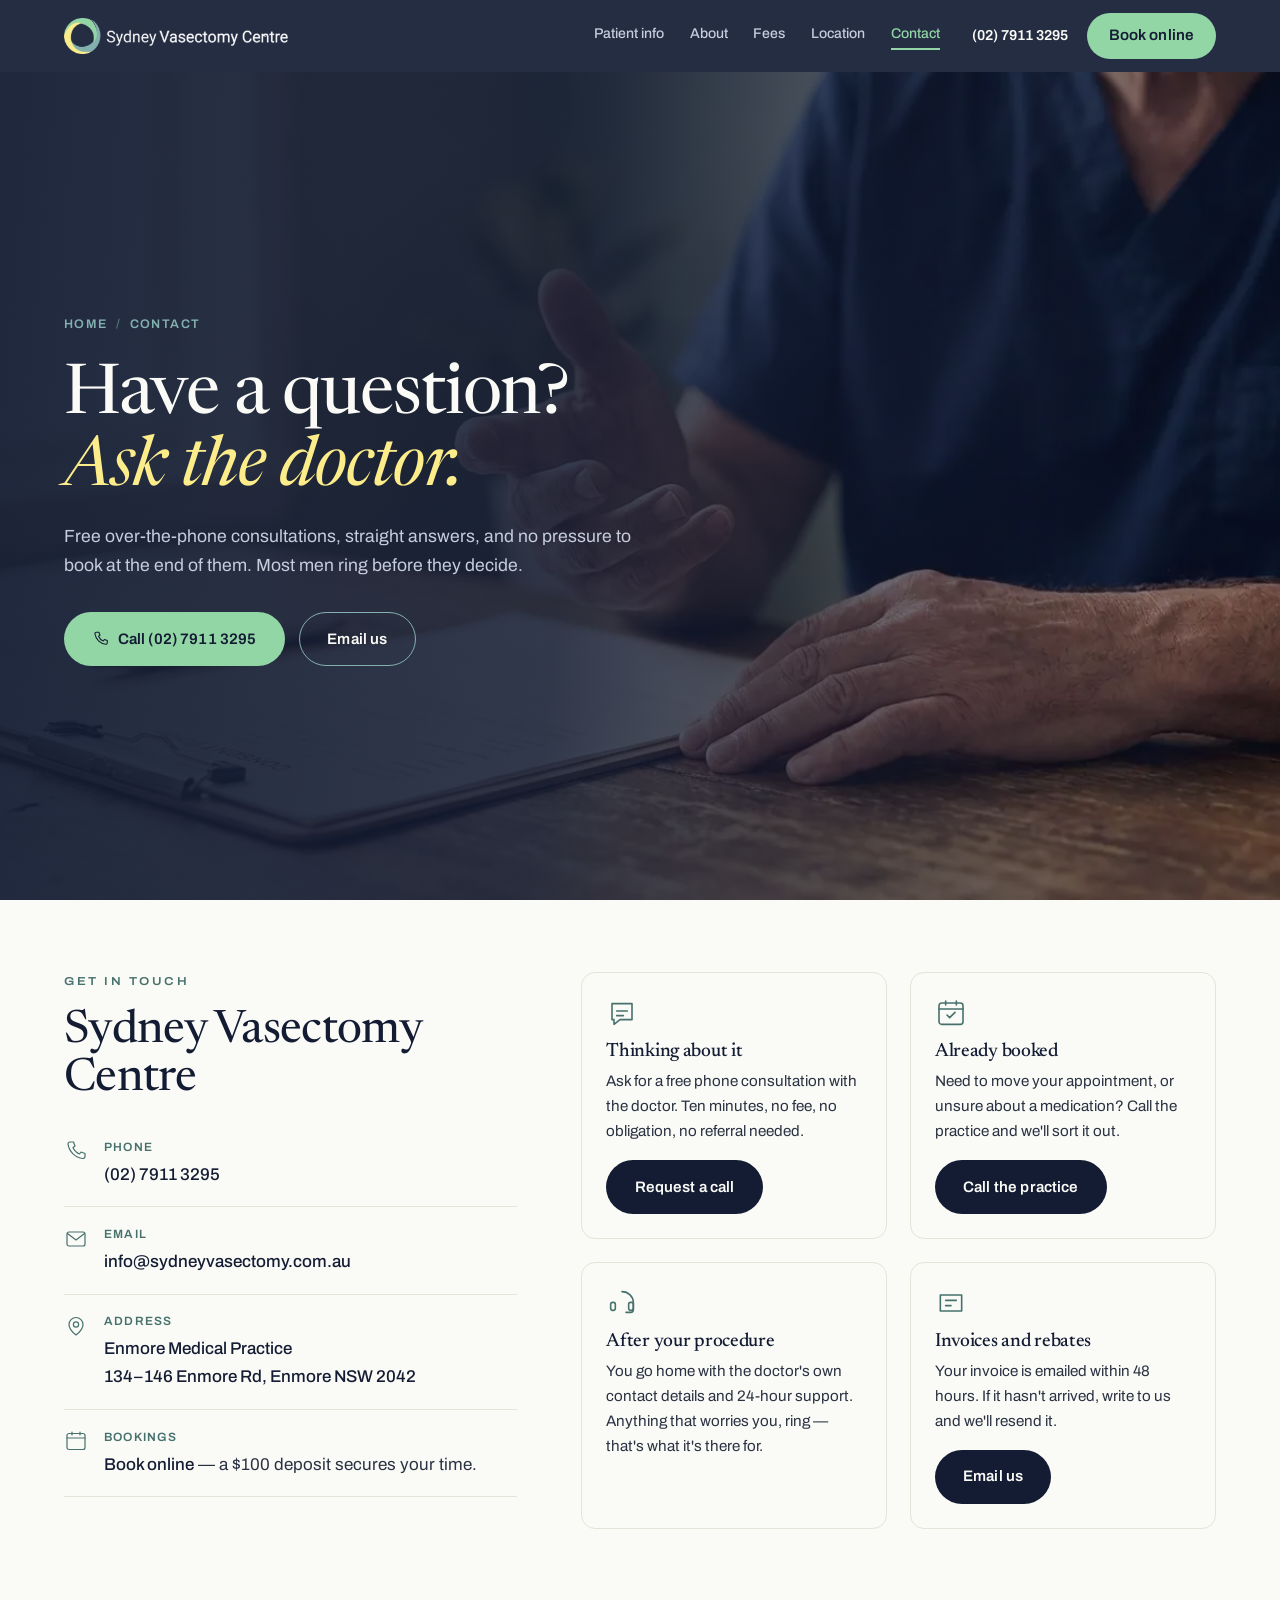
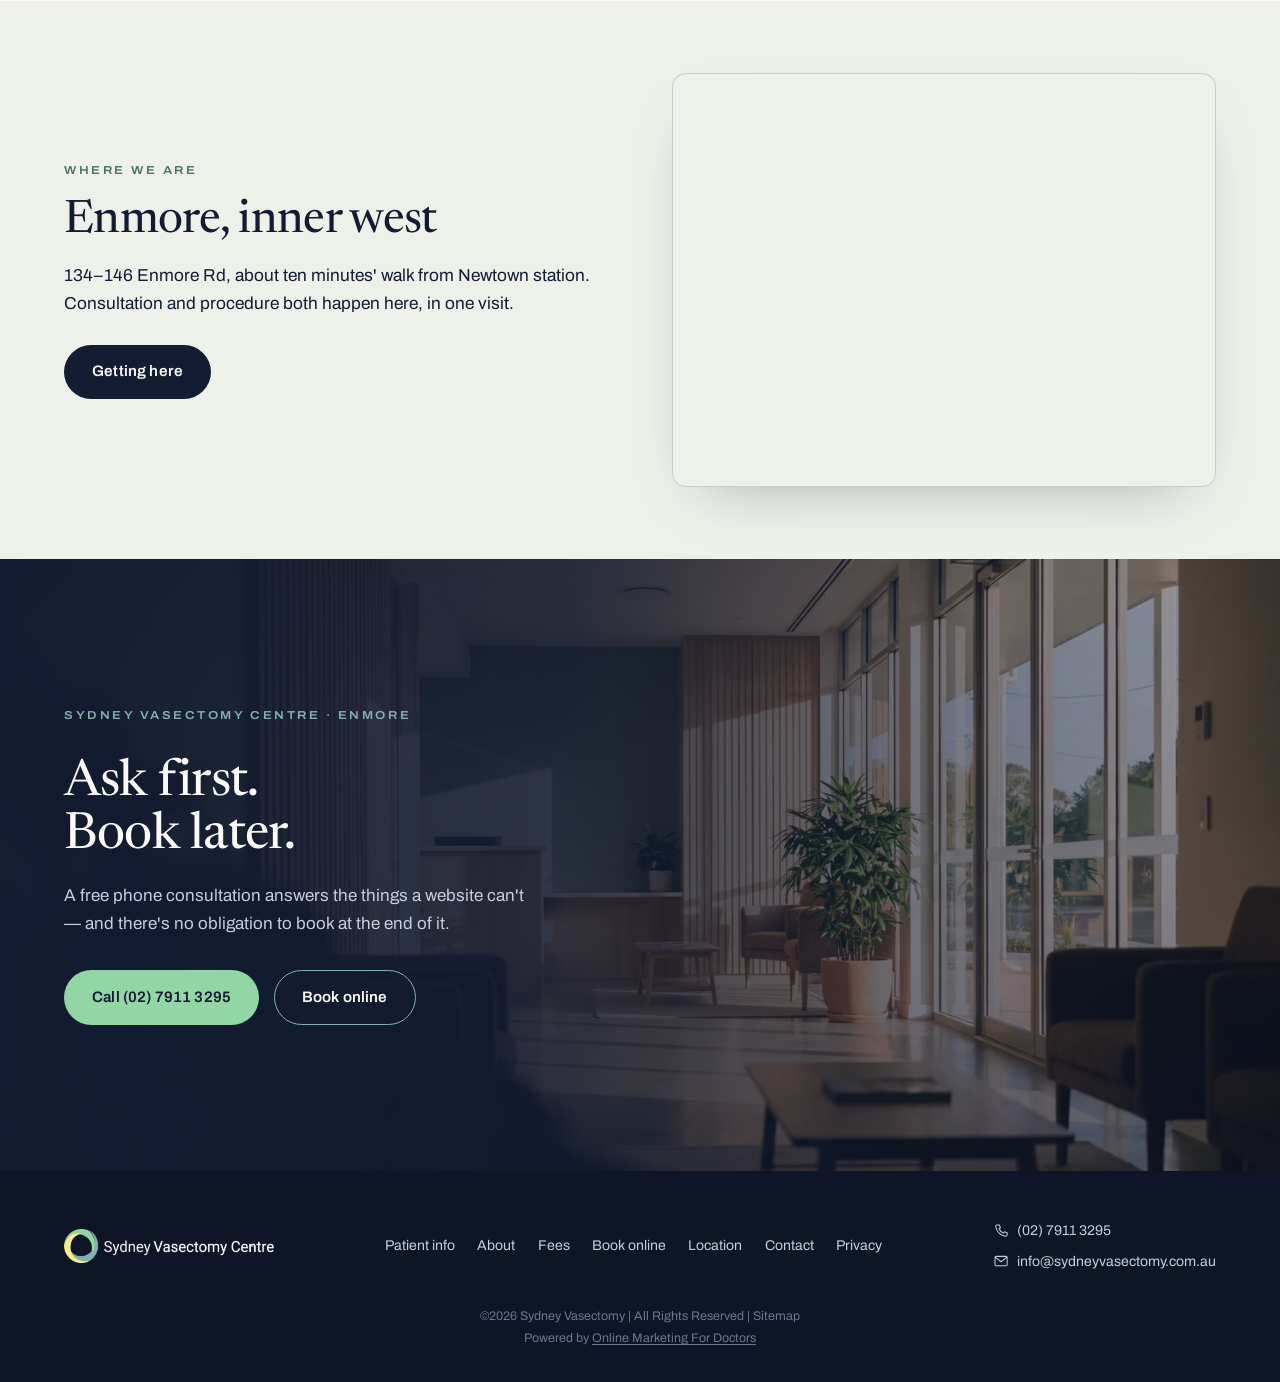
<file: contact.html>
<!DOCTYPE html>
<html lang="en-AU">
<head>
<meta charset="utf-8">
<meta name="viewport" content="width=device-width, initial-scale=1">
<title>Contact | Sydney Vasectomy Centre</title>
<meta name="description" content="Call (02) 7911 3295 or email info@sydneyvasectomy.com.au. Free over-the-phone consultations with the doctor, and 24-hour support after your procedure.">
<link rel="icon" type="image/png" href="assets/img/logo-mark.png">
<link rel="stylesheet" href="assets/css/style.css">
<link rel="stylesheet" href="assets/css/pages.css">
</head>
<body id="top">

<header class="topbar">
  <a class="brand" href="index.html">
    <img src="assets/img/logo.png" alt="Sydney Vasectomy Centre" width="380" height="60">
  </a>
  <nav class="nav" aria-label="Main">
    <a href="patient-information.html">Patient info</a>
    <a href="about.html">About</a>
    <a href="fees.html">Fees</a>
    <a href="location.html">Location</a>
    <a href="contact.html" aria-current="page">Contact</a>
  </nav>
  <div class="topbar-actions">
    <a class="phone" href="tel:0279113295">(02) 7911 3295</a>
    <a class="btn btn-mint" href="book.html">Book online</a>
  </div>
  <button class="nav-toggle" aria-expanded="false" aria-label="Open menu"><span></span></button>
</header>

<main>

  <!-- ============ HERO ============ -->
  <section class="page-hero">
    <img class="page-hero-bg" src="assets/img/consent-hands.webp" alt="" width="1376" height="768">
    <div class="page-hero-inner">
      <p class="crumbs"><a href="index.html">Home</a><span>/</span>Contact</p>
      <h1>Have a question?<br><em>Ask the doctor.</em></h1>
      <p class="lede-light">Free over-the-phone consultations, straight answers, and no
      pressure to book at the end of them. Most men ring before they decide.</p>
      <div class="hero-cta" style="margin-top:2rem">
        <a class="btn btn-mint" href="tel:0279113295">
          <svg class="icon" viewBox="0 0 24 24" aria-hidden="true"><path d="M6.5 3h3l1.5 4-2 1.5a12 12 0 0 0 6.5 6.5L17 13l4 1.5v3a2 2 0 0 1-2.2 2A17 17 0 0 1 4 5.2 2 2 0 0 1 6 3z"/></svg>
          Call (02) 7911 3295
        </a>
        <a class="btn btn-ghost" href="mailto:info@sydneyvasectomy.com.au">Email us</a>
      </div>
    </div>
  </section>

  <!-- ============ WAYS TO REACH US ============ -->
  <section class="band-paper">
    <div class="wrap">
      <div class="contact-grid">
        <div>
          <p class="eyebrow">Get in touch</p>
          <h2 class="section-title">Sydney Vasectomy Centre</h2>
          <dl class="detail-list">
            <div>
              <svg class="icon icon-lg" viewBox="0 0 24 24" aria-hidden="true"><path d="M6.5 3h3l1.5 4-2 1.5a12 12 0 0 0 6.5 6.5L17 13l4 1.5v3a2 2 0 0 1-2.2 2A17 17 0 0 1 4 5.2 2 2 0 0 1 6 3z"/></svg>
              <div>
                <dt>Phone</dt>
                <dd><a href="tel:0279113295">(02) 7911 3295</a></dd>
              </div>
            </div>
            <div>
              <svg class="icon icon-lg" viewBox="0 0 24 24" aria-hidden="true"><rect x="3" y="5" width="18" height="14" rx="2"/><path d="M3.5 6.5 12 13l8.5-6.5"/></svg>
              <div>
                <dt>Email</dt>
                <dd><a href="mailto:info@sydneyvasectomy.com.au">info@sydneyvasectomy.com.au</a></dd>
              </div>
            </div>
            <div>
              <svg class="icon icon-lg" viewBox="0 0 24 24" aria-hidden="true"><path d="M12 21s7-5.3 7-10.5A7 7 0 0 0 5 10.5C5 15.7 12 21 12 21z"/><circle cx="12" cy="10.5" r="2.6"/></svg>
              <div>
                <dt>Address</dt>
                <dd><a href="https://www.google.com/maps?cid=7543514749350888925" rel="noopener">Enmore Medical Practice<br>134–146 Enmore Rd, Enmore NSW 2042</a></dd>
              </div>
            </div>
            <div>
              <svg class="icon icon-lg" viewBox="0 0 24 24" aria-hidden="true"><rect x="3" y="4.5" width="18" height="16" rx="2"/><path d="M3 9h18M8 3v3M16 3v3"/></svg>
              <div>
                <dt>Bookings</dt>
                <dd><a href="book.html">Book online</a> — a $100 deposit secures your time.</dd>
              </div>
            </div>
          </dl>
        </div>

        <div>
          <div class="prep-grid">
            <div class="prep-card">
              <svg class="icon icon-lg" viewBox="0 0 24 24" aria-hidden="true"><path d="M8 10.5h8M8 14h5"/><path d="M4.5 5h15v12h-9L6 20.5V17H4.5z"/></svg>
              <h3>Thinking about it</h3>
              <p>Ask for a free phone consultation with the doctor. Ten minutes, no fee, no
              obligation, no referral needed.</p>
              <p style="margin-top:1rem"><a class="btn btn-navy" href="tel:0279113295">Request a call</a></p>
            </div>
            <div class="prep-card">
              <svg class="icon icon-lg" viewBox="0 0 24 24" aria-hidden="true"><rect x="3" y="4.5" width="18" height="16" rx="2"/><path d="M3 9h18M8 3v3M16 3v3"/><path d="M9 13.5l2 2 4-4"/></svg>
              <h3>Already booked</h3>
              <p>Need to move your appointment, or unsure about a medication? Call the
              practice and we'll sort it out.</p>
              <p style="margin-top:1rem"><a class="btn btn-navy" href="tel:0279113295">Call the practice</a></p>
            </div>
            <div class="prep-card">
              <svg class="icon icon-lg" viewBox="0 0 24 24" aria-hidden="true"><path d="M12 3.5c4.7 0 8.5 3.6 8.5 8v5.5a2 2 0 0 1-2 2H15"/><rect x="3.5" y="11.5" width="3.5" height="6" rx="1.5"/><rect x="17" y="11.5" width="3.5" height="6" rx="1.5"/></svg>
              <h3>After your procedure</h3>
              <p>You go home with the doctor's own contact details and 24-hour support.
              Anything that worries you, ring — that's what it's there for.</p>
            </div>
            <div class="prep-card">
              <svg class="icon icon-lg" viewBox="0 0 24 24" aria-hidden="true"><path d="M4 6h16v12H4z"/><path d="M8 10h8M8 14h4"/></svg>
              <h3>Invoices and rebates</h3>
              <p>Your invoice is emailed within 48 hours. If it hasn't arrived, write to
              us and we'll resend it.</p>
              <p style="margin-top:1rem"><a class="btn btn-navy" href="mailto:info@sydneyvasectomy.com.au?subject=Invoice%20request">Email us</a></p>
            </div>
          </div>
        </div>
      </div>
    </div>
  </section>

  <!-- ============ MAP ============ -->
  <section class="band-sage">
    <div class="wrap">
      <div class="split">
        <div>
          <p class="eyebrow">Where we are</p>
          <h2 class="section-title">Enmore, inner west</h2>
          <p class="lede">134–146 Enmore Rd, about ten minutes' walk from Newtown station.
          Consultation and procedure both happen here, in one visit.</p>
          <p style="margin-top:1.6rem">
            <a class="btn btn-navy" href="location.html">Getting here</a>
          </p>
        </div>
        <div class="split-media">
          <iframe class="map-frame" loading="lazy" title="Map showing Enmore Medical Practice, 134–146 Enmore Rd, Enmore NSW 2042"
                  referrerpolicy="no-referrer-when-downgrade"
                  src="https://www.google.com/maps?cid=7543514749350888925&amp;output=embed"></iframe>
        </div>
      </div>
    </div>
  </section>

  <!-- ============ CTA ============ -->
  <section class="closing">
    <img class="closing-bg" src="assets/img/clinic-bg.webp" alt="" width="1500" height="837" loading="lazy">
    <div class="closing-inner">
      <p class="eyebrow eyebrow-light">Sydney Vasectomy Centre · Enmore</p>
      <h2>Ask first.<br>Book later.</h2>
      <p>A free phone consultation answers the things a website can't — and there's no
      obligation to book at the end of it.</p>
      <div class="hero-cta">
        <a class="btn btn-mint" href="tel:0279113295">Call (02) 7911 3295</a>
        <a class="btn btn-ghost" href="book.html">Book online</a>
      </div>
    </div>
  </section>

</main>

<footer class="footer">
  <div class="footer-inner">
    <img class="footer-logo" src="assets/img/logo.png" alt="Sydney Vasectomy Centre" width="380" height="60">
    <nav aria-label="Footer">
      <a href="patient-information.html">Patient info</a>
      <a href="about.html">About</a>
      <a href="fees.html">Fees</a>
      <a href="book.html">Book online</a>
      <a href="location.html">Location</a>
      <a href="contact.html">Contact</a>
      <a href="privacy-policy.html">Privacy</a>
    </nav>
    <div class="footer-contact">
      <a href="tel:0279113295">
        <svg class="icon" viewBox="0 0 24 24" aria-hidden="true"><path d="M6.5 3h3l1.5 4-2 1.5a12 12 0 0 0 6.5 6.5L17 13l4 1.5v3a2 2 0 0 1-2.2 2A17 17 0 0 1 4 5.2 2 2 0 0 1 6 3z"/></svg>
        (02) 7911 3295
      </a>
      <a href="mailto:info@sydneyvasectomy.com.au">
        <svg class="icon" viewBox="0 0 24 24" aria-hidden="true"><rect x="3" y="5" width="18" height="14" rx="2"/><path d="M3.5 6.5 12 13l8.5-6.5"/></svg>
        info@sydneyvasectomy.com.au
      </a>
    </div>
  </div>
  <p class="footer-legal">©2026 Sydney Vasectomy | All Rights Reserved | Sitemap<br>
  Powered by <a href="https://onlinemarketingfordoctors.com/" rel="noopener">Online Marketing For Doctors</a></p>
</footer>

<a class="to-top" href="#top" aria-label="Back to top">
  <svg class="icon" viewBox="0 0 24 24" aria-hidden="true"><path d="M12 19V6"/><path d="m6 11.5 6-6 6 6"/></svg>
</a>

<script src="assets/js/main.js"></script>
</body>
</html>
</file>
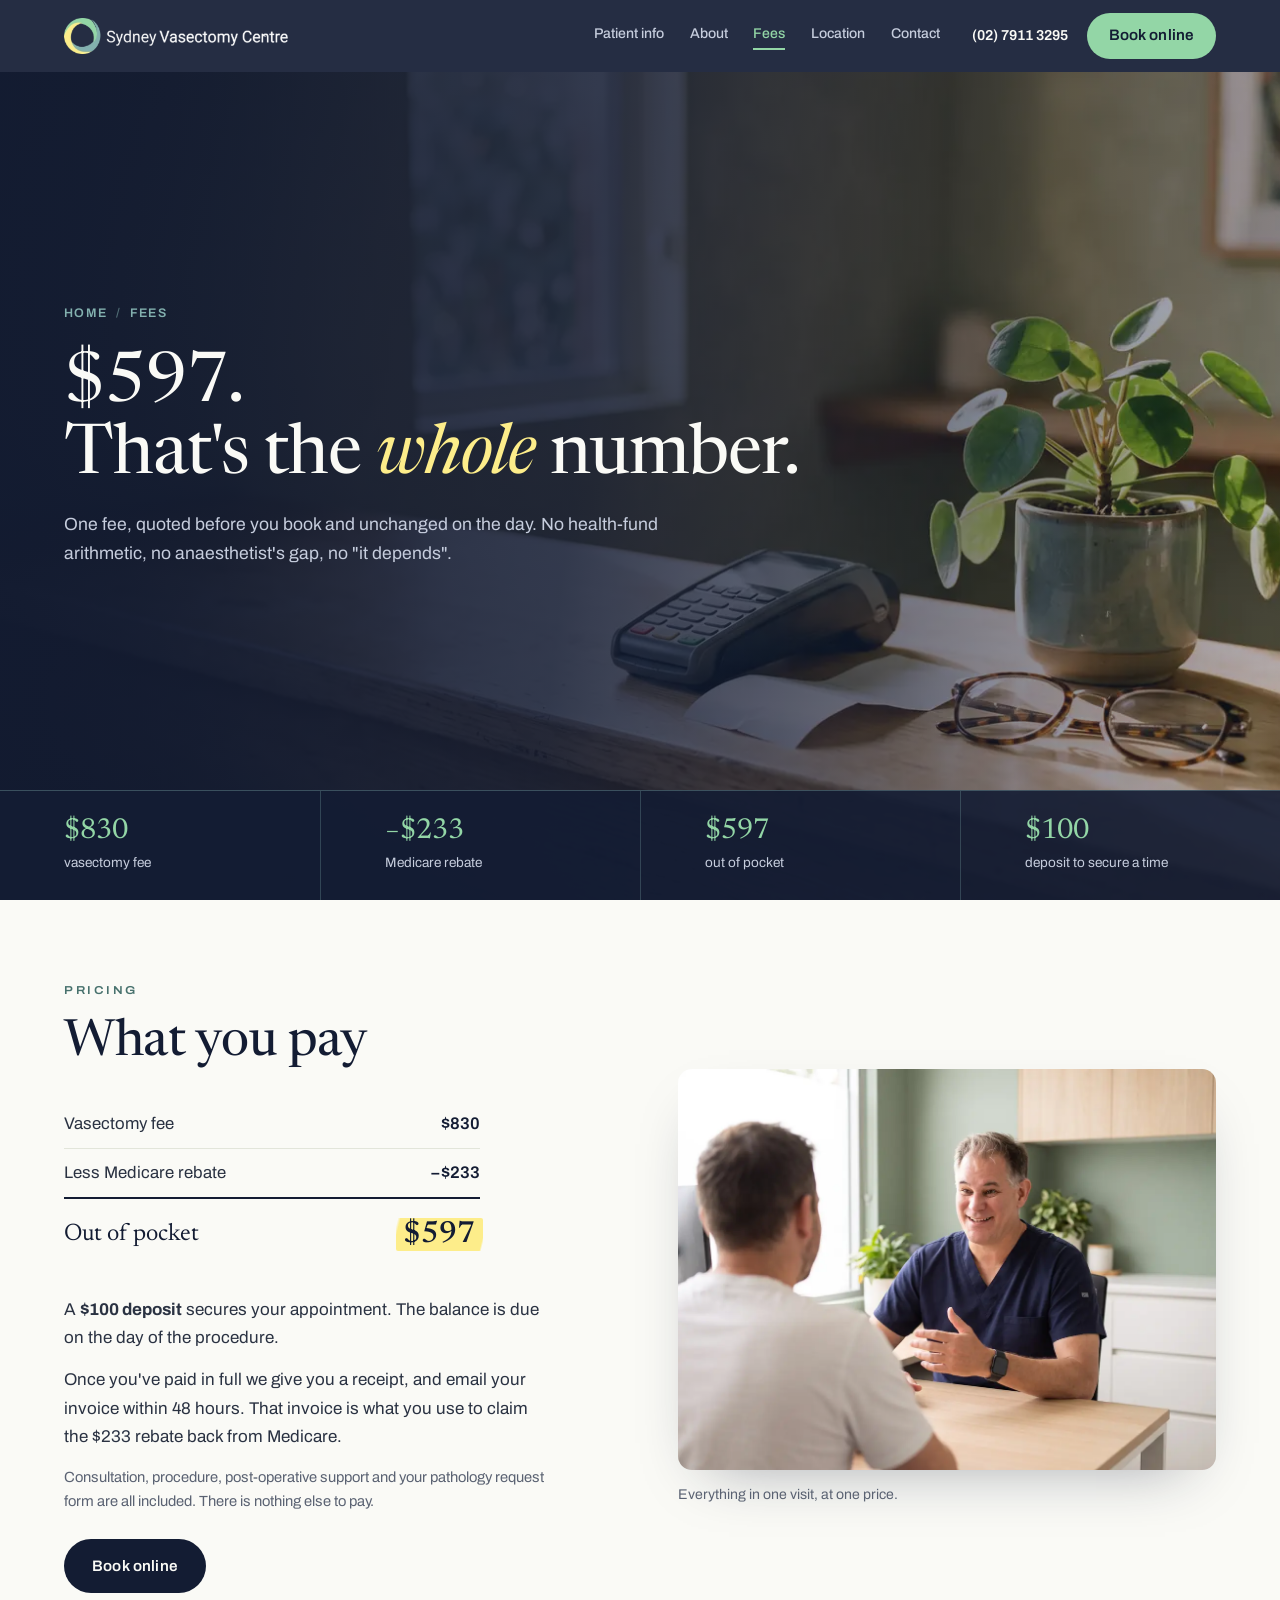
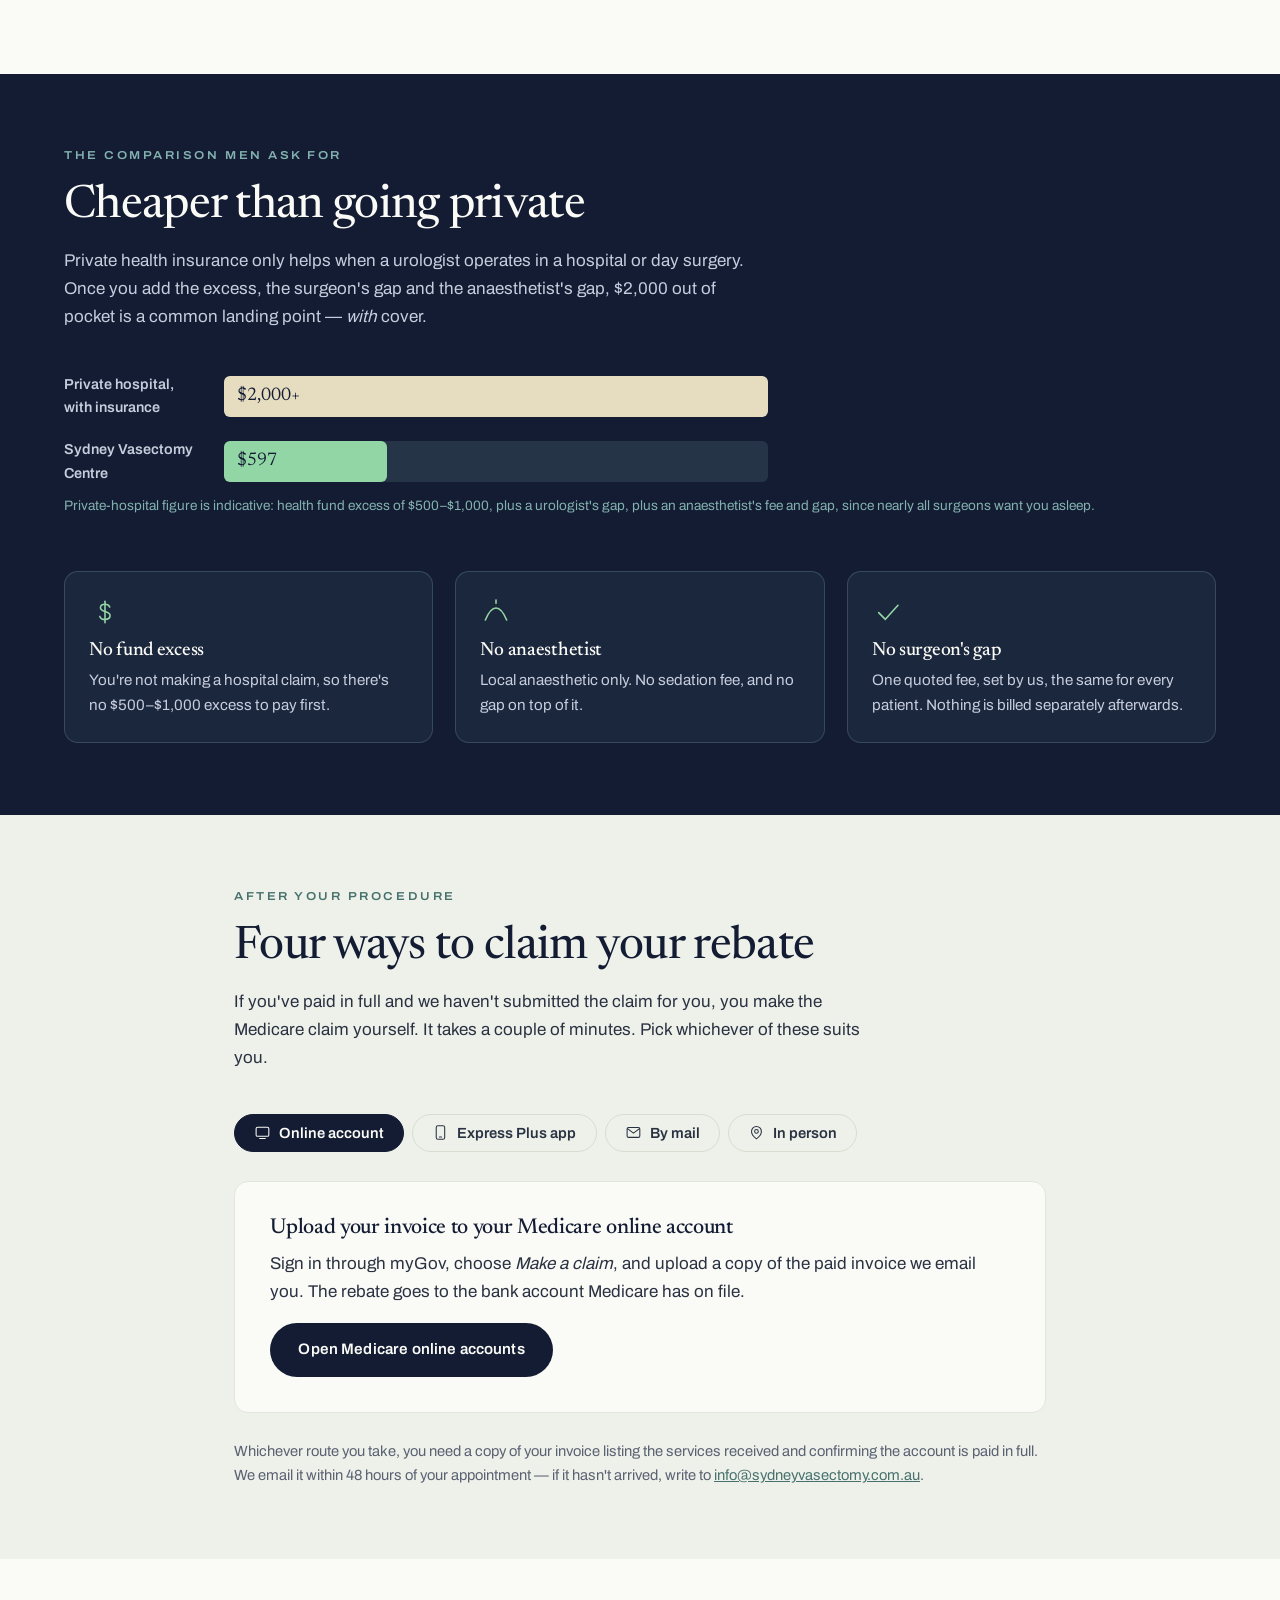
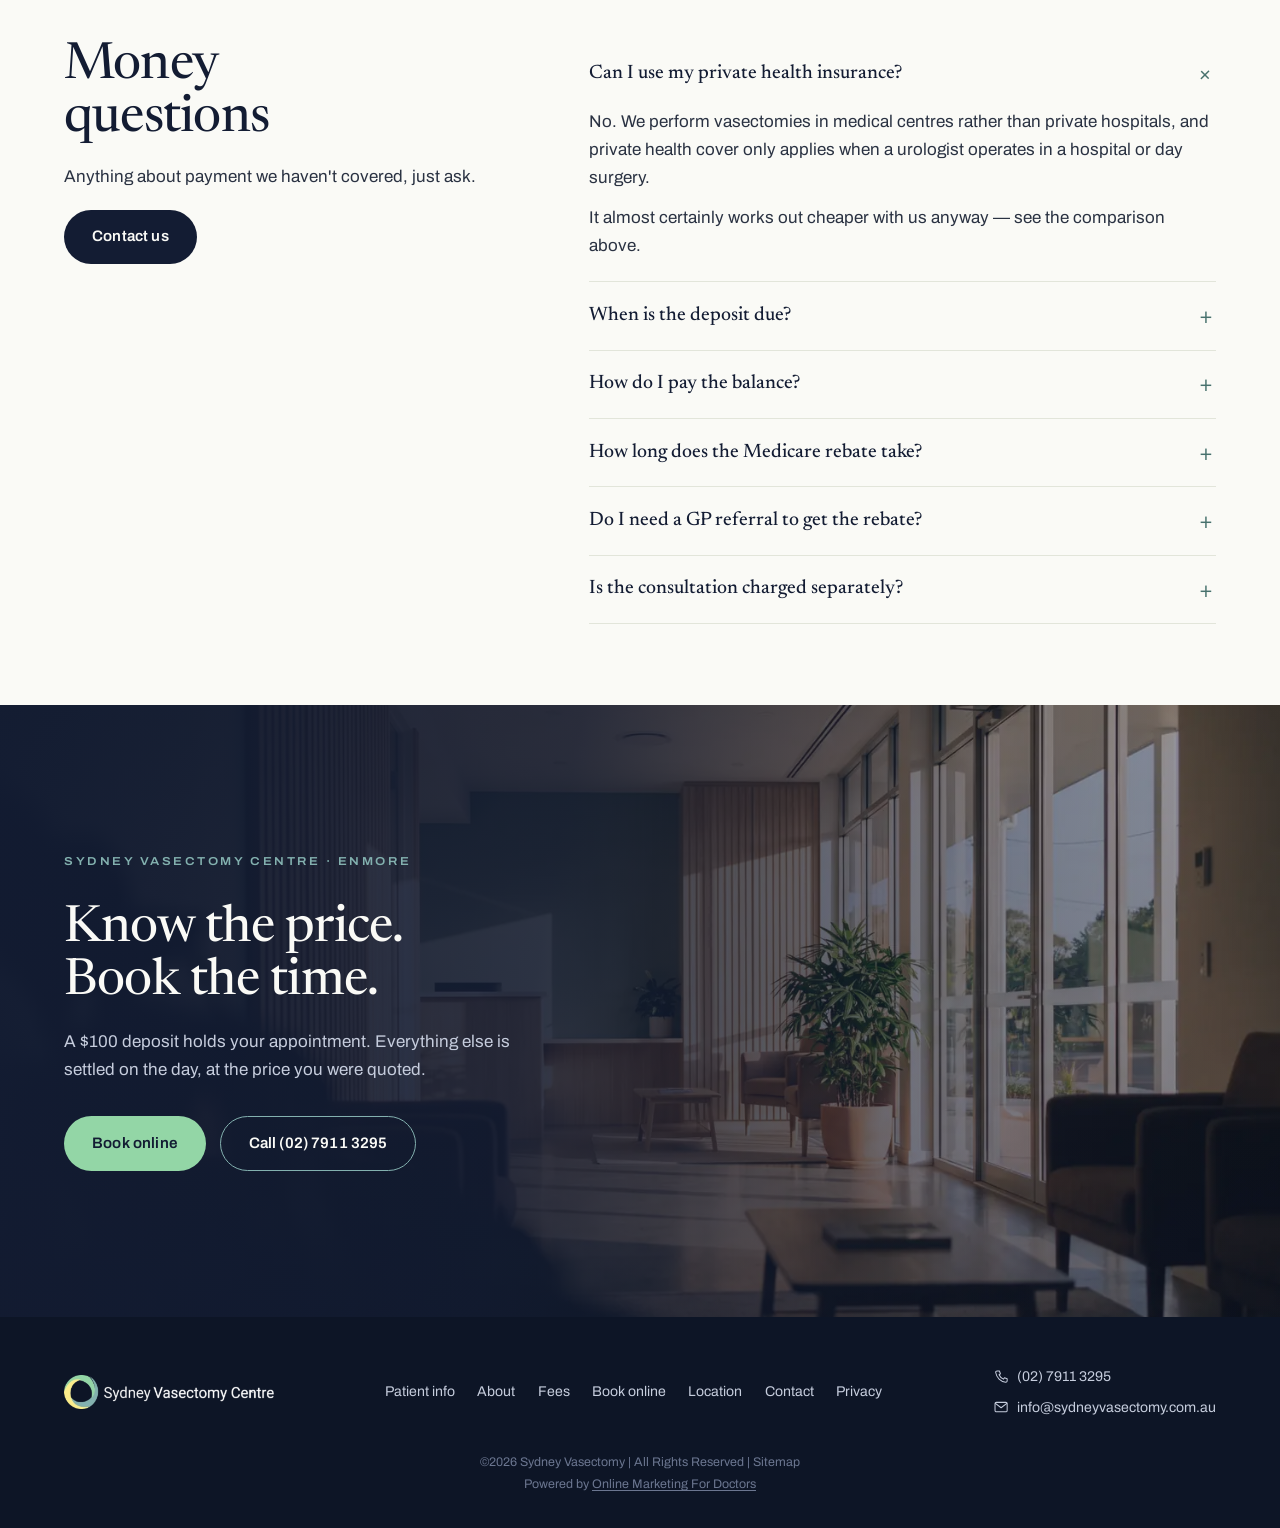
<file: fees.html>
<!DOCTYPE html>
<html lang="en-AU">
<head>
<meta charset="utf-8">
<meta name="viewport" content="width=device-width, initial-scale=1">
<title>Vasectomy Fees | $597 Out Of Pocket | Sydney Vasectomy Centre</title>
<meta name="description" content="$830 vasectomy fee, less a $233 Medicare rebate — $597 out of pocket. No hidden extras, and four ways to claim your rebate back.">
<link rel="icon" type="image/png" href="assets/img/logo-mark.png">
<link rel="stylesheet" href="assets/css/style.css">
<link rel="stylesheet" href="assets/css/pages.css">
</head>
<body id="top">

<header class="topbar">
  <a class="brand" href="index.html">
    <img src="assets/img/logo.png" alt="Sydney Vasectomy Centre" width="380" height="60">
  </a>
  <nav class="nav" aria-label="Main">
    <a href="patient-information.html">Patient info</a>
    <a href="about.html">About</a>
    <a href="fees.html" aria-current="page">Fees</a>
    <a href="location.html">Location</a>
    <a href="contact.html">Contact</a>
  </nav>
  <div class="topbar-actions">
    <a class="phone" href="tel:0279113295">(02) 7911 3295</a>
    <a class="btn btn-mint" href="book.html">Book online</a>
  </div>
  <button class="nav-toggle" aria-expanded="false" aria-label="Open menu"><span></span></button>
</header>

<main>

  <!-- ============ HERO ============ -->
  <section class="page-hero">
    <img class="page-hero-bg" src="assets/img/fees-counter.webp" alt="" width="1500" height="837">
    <div class="page-hero-inner">
      <p class="crumbs"><a href="index.html">Home</a><span>/</span>Fees</p>
      <h1>$597.<br>That's the <em>whole</em> number.</h1>
      <p class="lede-light">One fee, quoted before you book and unchanged on the day.
      No health-fund arithmetic, no anaesthetist's gap, no "it depends".</p>
    </div>
    <div class="facts">
      <div><strong>$830</strong><span>vasectomy fee</span></div>
      <div><strong>−$233</strong><span>Medicare rebate</span></div>
      <div><strong>$597</strong><span>out of pocket</span></div>
      <div><strong>$100</strong><span>deposit to secure a time</span></div>
    </div>
  </section>

  <!-- ============ LEDGER ============ -->
  <section class="pricing" id="pricing">
    <div class="pricing-copy">
      <p class="eyebrow">Pricing</p>
      <h2>What you pay</h2>
      <table class="ledger">
        <tbody>
          <tr><td>Vasectomy fee</td><td>$830</td></tr>
          <tr><td>Less Medicare rebate</td><td>−$233</td></tr>
          <tr class="ledger-total"><td>Out of pocket</td><td><mark>$597</mark></td></tr>
        </tbody>
      </table>
      <p>A <strong>$100 deposit</strong> secures your appointment. The balance is due on the
      day of the procedure.</p>
      <p>Once you've paid in full we give you a receipt, and email your invoice within
      48 hours. That invoice is what you use to claim the $233 rebate back from Medicare.</p>
      <p class="fine">Consultation, procedure, post-operative support and your pathology
      request form are all included. There is nothing else to pay.</p>
      <p style="margin-top:1.6rem"><a class="btn btn-navy" href="book.html">Book online</a></p>
    </div>
    <figure class="pricing-photo">
      <img src="assets/img/consult.webp" alt="Consultation at the Enmore practice" width="1200" height="896" loading="lazy">
      <figcaption>Everything in one visit, at one price.</figcaption>
    </figure>
  </section>

  <!-- ============ COMPARISON DIAGRAM ============ -->
  <section class="band-ink">
    <div class="wrap">
      <p class="eyebrow eyebrow-light">The comparison men ask for</p>
      <h2 class="section-title">Cheaper than going private</h2>
      <p class="section-intro lede-light" style="max-width:44rem">Private health insurance
      only helps when a urologist operates in a hospital or day surgery. Once you add the
      excess, the surgeon's gap and the anaesthetist's gap, $2,000 out of pocket is a
      common landing point — <em>with</em> cover.</p>

      <div class="compare">
        <div class="bar-row">
          <span class="bar-label">Private hospital,<br>with insurance</span>
          <div class="bar-track"><div class="bar-fill is-high" style="width:100%">$2,000+</div></div>
        </div>
        <div class="bar-row">
          <span class="bar-label">Sydney Vasectomy Centre</span>
          <div class="bar-track"><div class="bar-fill" style="width:29.9%">$597</div></div>
        </div>
      </div>
      <p class="bar-note" style="color:var(--teal)">Private-hospital figure is indicative:
      health fund excess of $500–$1,000, plus a urologist's gap, plus an anaesthetist's fee
      and gap, since nearly all surgeons want you asleep.</p>

      <div class="prep-grid" style="margin-top:clamp(2.5rem,6vh,4rem)">
        <div class="prep-card" style="background:rgba(131,177,175,.08);border-color:rgba(131,177,175,.25)">
          <svg class="icon icon-lg" viewBox="0 0 24 24" aria-hidden="true" style="color:var(--mint)"><path d="M12 4v16"/><path d="M15.5 8.2c-.5-1.3-1.9-2-3.5-2-2 0-3.4 1-3.4 2.6 0 3.6 7.2 2.1 7.2 5.9 0 1.8-1.6 2.9-3.8 2.9-1.9 0-3.4-.8-3.9-2.3"/></svg>
          <h3 style="color:var(--paper)">No fund excess</h3>
          <p style="color:var(--text-light)">You're not making a hospital claim, so there's
          no $500–$1,000 excess to pay first.</p>
        </div>
        <div class="prep-card" style="background:rgba(131,177,175,.08);border-color:rgba(131,177,175,.25)">
          <svg class="icon icon-lg" viewBox="0 0 24 24" aria-hidden="true" style="color:var(--mint)"><path d="M4 18c2.5-6 5.5-9 8-9s5.5 3 8 9"/><path d="M12 5.5V3"/></svg>
          <h3 style="color:var(--paper)">No anaesthetist</h3>
          <p style="color:var(--text-light)">Local anaesthetic only. No sedation fee, and
          no gap on top of it.</p>
        </div>
        <div class="prep-card" style="background:rgba(131,177,175,.08);border-color:rgba(131,177,175,.25)">
          <svg class="icon icon-lg" viewBox="0 0 24 24" aria-hidden="true" style="color:var(--mint)"><path d="M5 12.5 10 17.5 19.5 7"/></svg>
          <h3 style="color:var(--paper)">No surgeon's gap</h3>
          <p style="color:var(--text-light)">One quoted fee, set by us, the same for every
          patient. Nothing is billed separately afterwards.</p>
        </div>
      </div>
    </div>
  </section>

  <!-- ============ MEDICARE REBATE TABS ============ -->
  <section class="band-sage" id="rebate">
    <div class="wrap wrap-narrow" data-tabs>
      <p class="eyebrow">After your procedure</p>
      <h2 class="section-title">Four ways to claim your rebate</h2>
      <p class="section-intro">If you've paid in full and we haven't submitted the claim for
      you, you make the Medicare claim yourself. It takes a couple of minutes. Pick whichever
      of these suits you.</p>

      <div class="tabs" role="tablist" aria-label="How to claim your Medicare rebate">
        <button class="tab" id="tab-online" role="tab" aria-selected="true" aria-controls="panel-online" type="button">
          <svg class="icon" viewBox="0 0 24 24" aria-hidden="true"><rect x="3" y="4.5" width="18" height="13" rx="2"/><path d="M8 20.5h8"/></svg>
          Online account
        </button>
        <button class="tab" id="tab-app" role="tab" aria-selected="false" aria-controls="panel-app" type="button">
          <svg class="icon" viewBox="0 0 24 24" aria-hidden="true"><rect x="6" y="2.5" width="12" height="19" rx="2.5"/><path d="M10.5 18.5h3"/></svg>
          Express Plus app
        </button>
        <button class="tab" id="tab-mail" role="tab" aria-selected="false" aria-controls="panel-mail" type="button">
          <svg class="icon" viewBox="0 0 24 24" aria-hidden="true"><rect x="3" y="5" width="18" height="14" rx="2"/><path d="M3.5 6.5 12 13l8.5-6.5"/></svg>
          By mail
        </button>
        <button class="tab" id="tab-person" role="tab" aria-selected="false" aria-controls="panel-person" type="button">
          <svg class="icon" viewBox="0 0 24 24" aria-hidden="true"><path d="M12 21s7-5.3 7-10.5A7 7 0 0 0 5 10.5C5 15.7 12 21 12 21z"/><circle cx="12" cy="10.5" r="2.6"/></svg>
          In person
        </button>
      </div>

      <div class="tab-panel" id="panel-online" role="tabpanel" aria-labelledby="tab-online">
        <h3>Upload your invoice to your Medicare online account</h3>
        <p>Sign in through myGov, choose <em>Make a claim</em>, and upload a copy of the paid
        invoice we email you. The rebate goes to the bank account Medicare has on file.</p>
        <p style="margin-top:1rem"><a class="btn btn-navy" href="https://www.servicesaustralia.gov.au/individuals/services/medicare/medicare-online-accounts" rel="noopener">Open Medicare online accounts</a></p>
      </div>

      <div class="tab-panel" id="panel-app" role="tabpanel" aria-labelledby="tab-app" hidden>
        <h3>Claim on the Express Plus Medicare app</h3>
        <p>The fastest option if you already have the app. Download it, sign in with your
        myGov details, and process the claim from your phone with a photo of the invoice.</p>
        <p style="margin-top:1rem"><a class="btn btn-navy" href="https://www.servicesaustralia.gov.au/individuals/services/medicare/express-plus-medicare-mobile-app" rel="noopener">Get the Express Plus app</a></p>
      </div>

      <div class="tab-panel" id="panel-mail" role="tabpanel" aria-labelledby="tab-mail" hidden>
        <h3>Complete a form and post it</h3>
        <p>Fill in a Medicare claim form (MS014), attach your paid invoice, and send it in.
        Slower than the other options, but it works without a myGov account.</p>
        <p style="margin-top:1rem"><a class="btn btn-navy" href="https://www.servicesaustralia.gov.au/individuals/forms/ms014" rel="noopener">Download form MS014</a></p>
      </div>

      <div class="tab-panel" id="panel-person" role="tabpanel" aria-labelledby="tab-person" hidden>
        <h3>Take it into a service centre</h3>
        <p>Bring your paid invoice and your Medicare card to any Services Australia service
        centre and they'll process the claim over the counter.</p>
        <p style="margin-top:1rem"><a class="btn btn-navy" href="https://findus.servicesaustralia.gov.au/" rel="noopener">Find a service centre</a></p>
      </div>

      <p class="fine" style="margin-top:1.6rem">Whichever route you take, you need a copy of
      your invoice listing the services received and confirming the account is paid in full.
      We email it within 48 hours of your appointment — if it hasn't arrived, write to
      <a href="mailto:info@sydneyvasectomy.com.au">info@sydneyvasectomy.com.au</a>.</p>
    </div>
  </section>

  <!-- ============ FEE FAQ ============ -->
  <section class="faq">
    <div class="faq-head">
      <h2>Money<br>questions</h2>
      <p>Anything about payment we haven't covered, just ask.</p>
      <p style="margin-top:1.2rem"><a class="btn btn-navy" href="contact.html">Contact us</a></p>
    </div>
    <div class="faq-list">
      <details open>
        <summary>Can I use my private health insurance?</summary>
        <div>
          <p>No. We perform vasectomies in medical centres rather than private hospitals, and
          private health cover only applies when a urologist operates in a hospital or day
          surgery.</p>
          <p>It almost certainly works out cheaper with us anyway — see the comparison above.</p>
        </div>
      </details>
      <details>
        <summary>When is the deposit due?</summary>
        <div><p>The $100 deposit is taken when you book, and it secures your appointment
        time. It comes off the total — the remaining balance is due on the day.</p></div>
      </details>
      <details>
        <summary>How do I pay the balance?</summary>
        <div><p>On the day of the procedure, at the practice. Once it's paid in full you'll
        be given a receipt, and the invoice follows by email within 48 hours.</p></div>
      </details>
      <details>
        <summary>How long does the Medicare rebate take?</summary>
        <div><p>Claims made through your online account or the Express Plus app are usually
        paid into your nominated bank account within a few days. Postal claims take longer.</p></div>
      </details>
      <details>
        <summary>Do I need a GP referral to get the rebate?</summary>
        <div><p>No. A GP referral isn't needed to book, and it isn't needed to claim.</p></div>
      </details>
      <details>
        <summary>Is the consultation charged separately?</summary>
        <div><p>No. The consultation, the procedure, your post-operative support and the
        pathology request form for your semen analysis are all covered by the one fee.</p></div>
      </details>
    </div>
  </section>

  <!-- ============ CTA ============ -->
  <section class="closing">
    <img class="closing-bg" src="assets/img/clinic-bg.webp" alt="" width="1500" height="837" loading="lazy">
    <div class="closing-inner">
      <p class="eyebrow eyebrow-light">Sydney Vasectomy Centre · Enmore</p>
      <h2>Know the price.<br>Book the time.</h2>
      <p>A $100 deposit holds your appointment. Everything else is settled on the day, at
      the price you were quoted.</p>
      <div class="hero-cta">
        <a class="btn btn-mint" href="book.html">Book online</a>
        <a class="btn btn-ghost" href="tel:0279113295">Call (02) 7911 3295</a>
      </div>
    </div>
  </section>

</main>

<footer class="footer">
  <div class="footer-inner">
    <img class="footer-logo" src="assets/img/logo.png" alt="Sydney Vasectomy Centre" width="380" height="60">
    <nav aria-label="Footer">
      <a href="patient-information.html">Patient info</a>
      <a href="about.html">About</a>
      <a href="fees.html">Fees</a>
      <a href="book.html">Book online</a>
      <a href="location.html">Location</a>
      <a href="contact.html">Contact</a>
      <a href="privacy-policy.html">Privacy</a>
    </nav>
    <div class="footer-contact">
      <a href="tel:0279113295">
        <svg class="icon" viewBox="0 0 24 24" aria-hidden="true"><path d="M6.5 3h3l1.5 4-2 1.5a12 12 0 0 0 6.5 6.5L17 13l4 1.5v3a2 2 0 0 1-2.2 2A17 17 0 0 1 4 5.2 2 2 0 0 1 6 3z"/></svg>
        (02) 7911 3295
      </a>
      <a href="mailto:info@sydneyvasectomy.com.au">
        <svg class="icon" viewBox="0 0 24 24" aria-hidden="true"><rect x="3" y="5" width="18" height="14" rx="2"/><path d="M3.5 6.5 12 13l8.5-6.5"/></svg>
        info@sydneyvasectomy.com.au
      </a>
    </div>
  </div>
  <p class="footer-legal">©2026 Sydney Vasectomy | All Rights Reserved | Sitemap<br>
  Powered by <a href="https://onlinemarketingfordoctors.com/" rel="noopener">Online Marketing For Doctors</a></p>
</footer>

<a class="to-top" href="#top" aria-label="Back to top">
  <svg class="icon" viewBox="0 0 24 24" aria-hidden="true"><path d="M12 19V6"/><path d="m6 11.5 6-6 6 6"/></svg>
</a>

<script src="assets/js/main.js"></script>
</body>
</html>
</file>
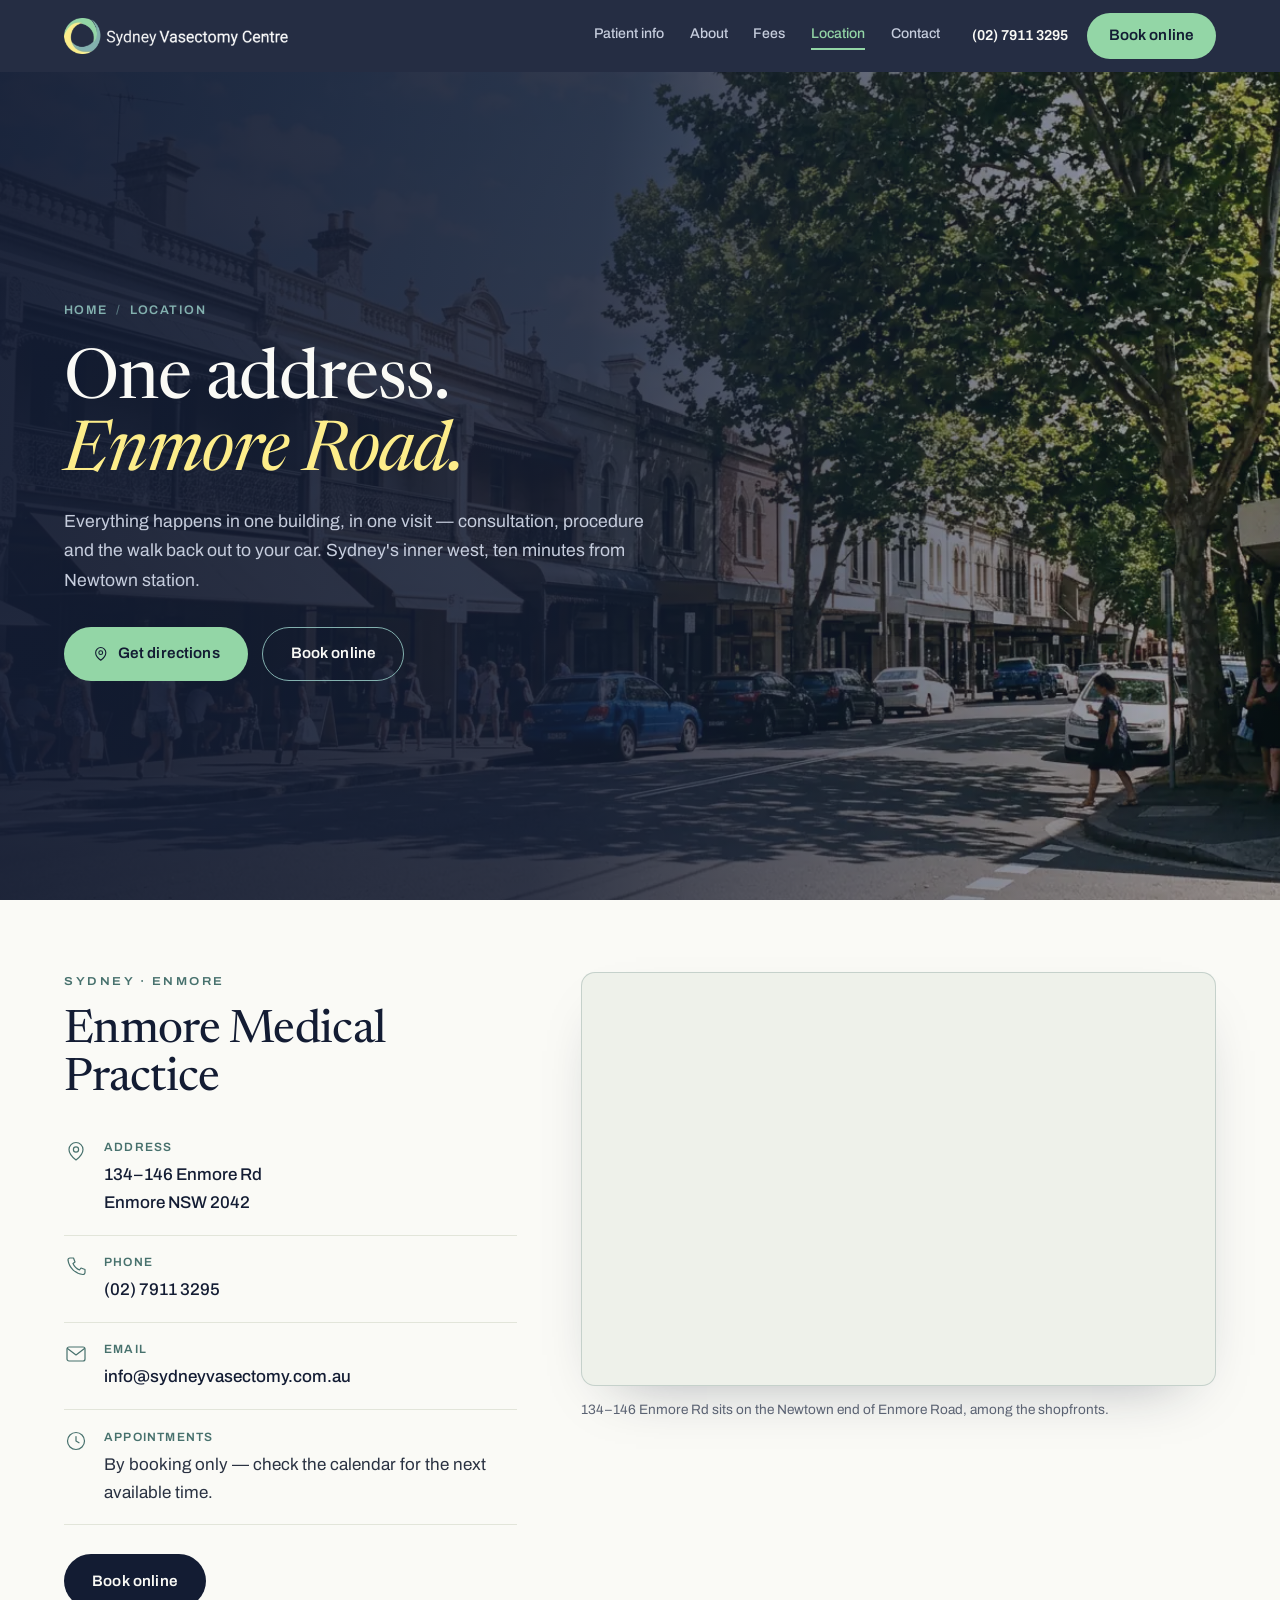
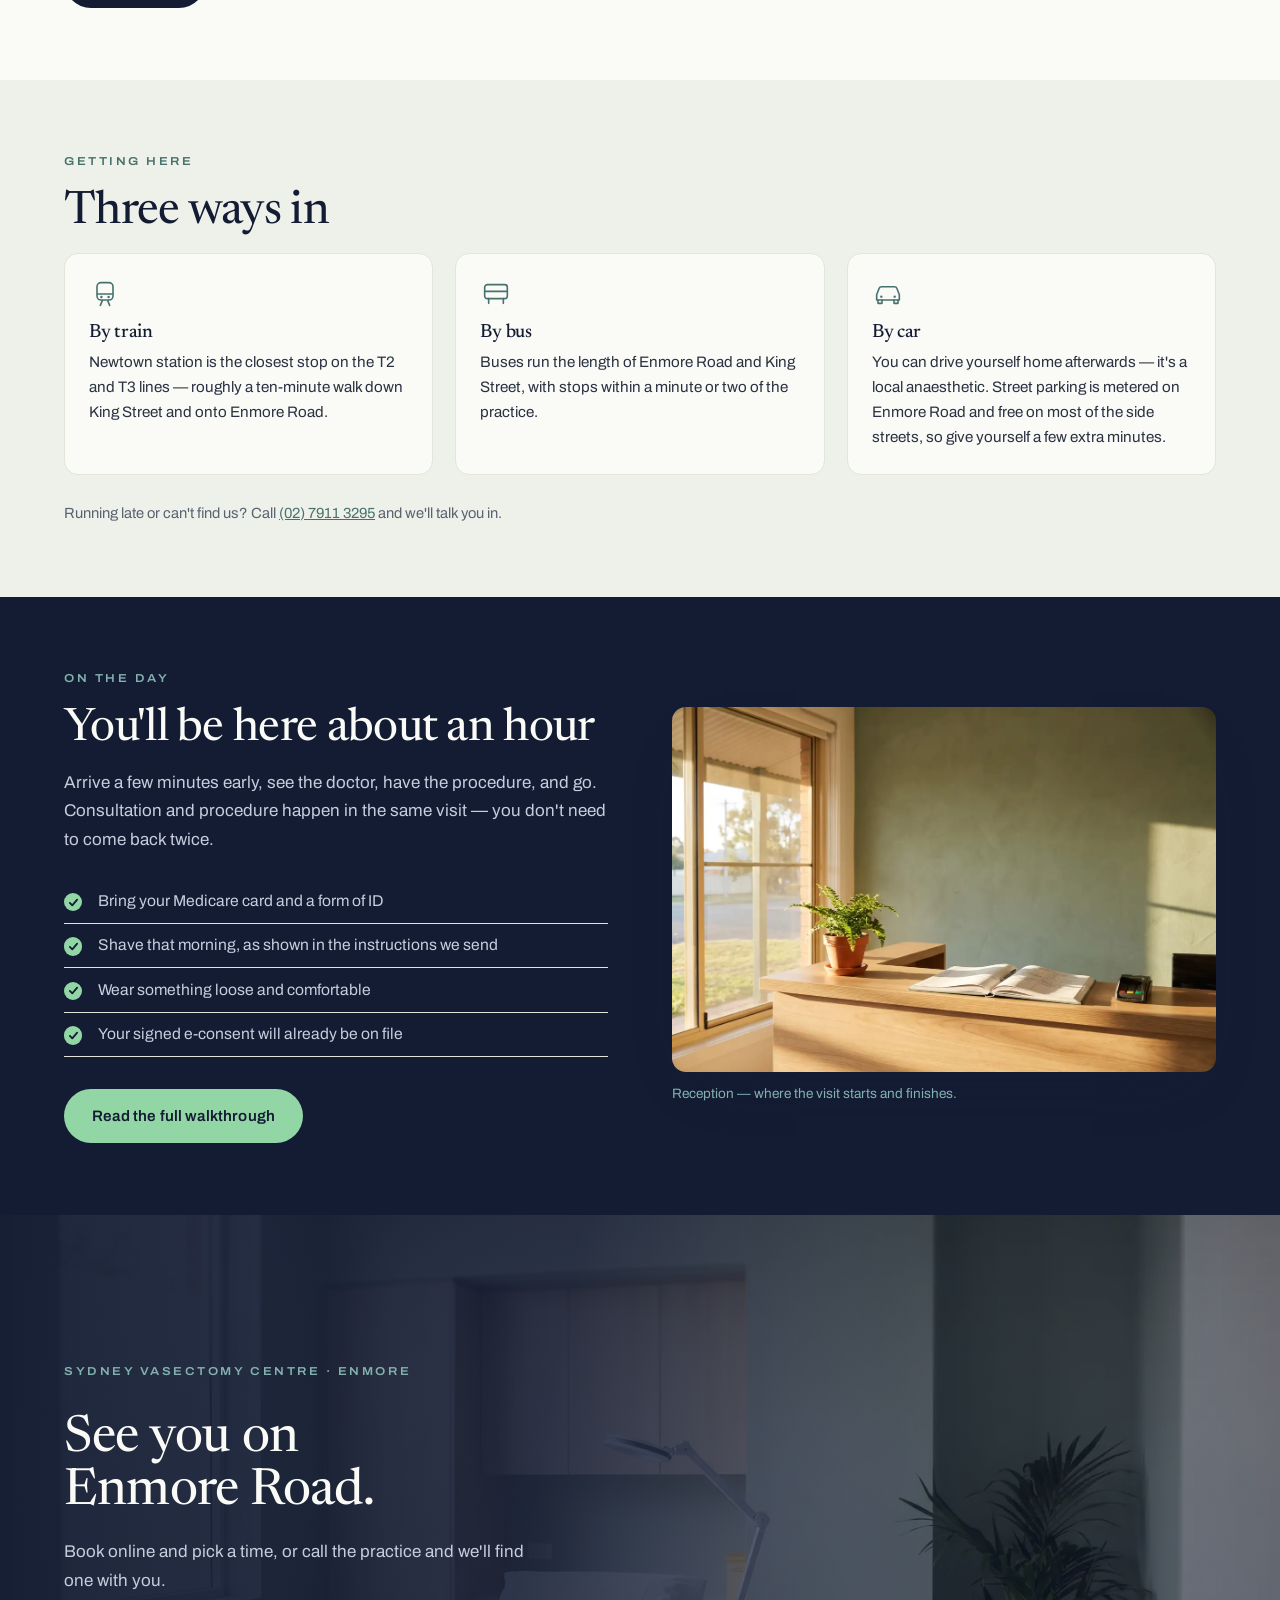
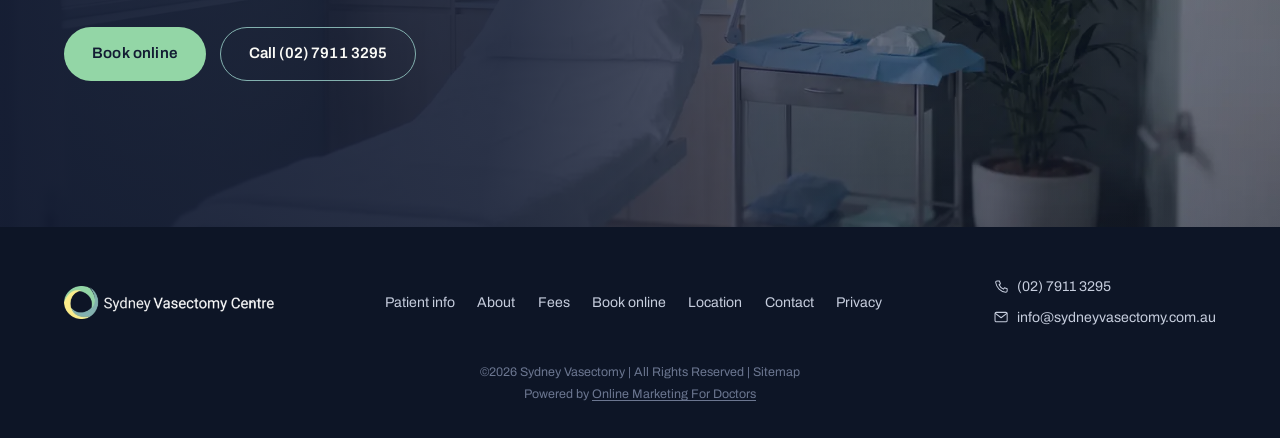
<file: location.html>
<!DOCTYPE html>
<html lang="en-AU">
<head>
<meta charset="utf-8">
<meta name="viewport" content="width=device-width, initial-scale=1">
<title>Location | Enmore Medical Practice | Sydney Vasectomy Centre</title>
<meta name="description" content="The Sydney Vasectomy Centre operates from Enmore Medical Practice, 134–146 Enmore Rd, Enmore NSW 2042 — in Sydney's inner west, a short walk from Newtown station.">
<link rel="icon" type="image/png" href="assets/img/logo-mark.png">
<link rel="stylesheet" href="assets/css/style.css">
<link rel="stylesheet" href="assets/css/pages.css">
</head>
<body id="top">

<header class="topbar">
  <a class="brand" href="index.html">
    <img src="assets/img/logo.png" alt="Sydney Vasectomy Centre" width="380" height="60">
  </a>
  <nav class="nav" aria-label="Main">
    <a href="patient-information.html">Patient info</a>
    <a href="about.html">About</a>
    <a href="fees.html">Fees</a>
    <a href="location.html" aria-current="page">Location</a>
    <a href="contact.html">Contact</a>
  </nav>
  <div class="topbar-actions">
    <a class="phone" href="tel:0279113295">(02) 7911 3295</a>
    <a class="btn btn-mint" href="book.html">Book online</a>
  </div>
  <button class="nav-toggle" aria-expanded="false" aria-label="Open menu"><span></span></button>
</header>

<main>

  <!-- ============ HERO ============ -->
  <section class="page-hero">
    <img class="page-hero-bg" src="assets/img/enmore-street.webp" alt="" width="1376" height="768">
    <div class="page-hero-inner">
      <p class="crumbs"><a href="index.html">Home</a><span>/</span>Location</p>
      <h1>One address.<br><em>Enmore Road.</em></h1>
      <p class="lede-light">Everything happens in one building, in one visit — consultation,
      procedure and the walk back out to your car. Sydney's inner west, ten minutes from
      Newtown station.</p>
      <div class="hero-cta" style="margin-top:2rem">
        <a class="btn btn-mint" href="https://www.google.com/maps?cid=7543514749350888925" rel="noopener">
          <svg class="icon" viewBox="0 0 24 24" aria-hidden="true"><path d="M12 21s7-5.3 7-10.5A7 7 0 0 0 5 10.5C5 15.7 12 21 12 21z"/><circle cx="12" cy="10.5" r="2.6"/></svg>
          Get directions
        </a>
        <a class="btn btn-ghost" href="book.html">Book online</a>
      </div>
    </div>
  </section>

  <!-- ============ ADDRESS + MAP ============ -->
  <section class="band-paper">
    <div class="wrap">
      <div class="contact-grid">
        <div>
          <p class="eyebrow">Sydney · Enmore</p>
          <h2 class="section-title">Enmore Medical Practice</h2>
          <dl class="detail-list">
            <div>
              <svg class="icon icon-lg" viewBox="0 0 24 24" aria-hidden="true"><path d="M12 21s7-5.3 7-10.5A7 7 0 0 0 5 10.5C5 15.7 12 21 12 21z"/><circle cx="12" cy="10.5" r="2.6"/></svg>
              <div>
                <dt>Address</dt>
                <dd><a href="https://www.google.com/maps?cid=7543514749350888925" rel="noopener">134–146 Enmore Rd<br>Enmore NSW 2042</a></dd>
              </div>
            </div>
            <div>
              <svg class="icon icon-lg" viewBox="0 0 24 24" aria-hidden="true"><path d="M6.5 3h3l1.5 4-2 1.5a12 12 0 0 0 6.5 6.5L17 13l4 1.5v3a2 2 0 0 1-2.2 2A17 17 0 0 1 4 5.2 2 2 0 0 1 6 3z"/></svg>
              <div>
                <dt>Phone</dt>
                <dd><a href="tel:0279113295">(02) 7911 3295</a></dd>
              </div>
            </div>
            <div>
              <svg class="icon icon-lg" viewBox="0 0 24 24" aria-hidden="true"><rect x="3" y="5" width="18" height="14" rx="2"/><path d="M3.5 6.5 12 13l8.5-6.5"/></svg>
              <div>
                <dt>Email</dt>
                <dd><a href="mailto:info@sydneyvasectomy.com.au">info@sydneyvasectomy.com.au</a></dd>
              </div>
            </div>
            <div>
              <svg class="icon icon-lg" viewBox="0 0 24 24" aria-hidden="true"><circle cx="12" cy="12" r="8.5"/><path d="M12 7.5V12l3 1.8"/></svg>
              <div>
                <dt>Appointments</dt>
                <dd>By booking only — check the calendar for the next available time.</dd>
              </div>
            </div>
          </dl>
          <p style="margin-top:1.8rem"><a class="btn btn-navy" href="book.html">Book online</a></p>
        </div>

        <div>
          <iframe class="map-frame" loading="lazy" title="Map showing Enmore Medical Practice, 134–146 Enmore Rd, Enmore NSW 2042"
                  referrerpolicy="no-referrer-when-downgrade"
                  src="https://www.google.com/maps?cid=7543514749350888925&amp;output=embed"></iframe>
          <p class="map-note">134–146 Enmore Rd sits on the Newtown end of Enmore Road,
          among the shopfronts.</p>
        </div>
      </div>
    </div>
  </section>

  <!-- ============ GETTING HERE ============ -->
  <section class="band-sage">
    <div class="wrap">
      <p class="eyebrow">Getting here</p>
      <h2 class="section-title">Three ways in</h2>
      <div class="prep-grid">
        <div class="prep-card">
          <svg class="icon icon-lg" viewBox="0 0 24 24" aria-hidden="true"><rect x="6" y="3.5" width="12" height="13" rx="3"/><path d="M6.5 12h11"/><path d="M8.5 20.5 10 17M15.5 20.5 14 17"/><circle cx="9.3" cy="14.2" r="0.9" fill="currentColor" stroke="none"/><circle cx="14.7" cy="14.2" r="0.9" fill="currentColor" stroke="none"/></svg>
          <h3>By train</h3>
          <p>Newtown station is the closest stop on the T2 and T3 lines — roughly a
          ten-minute walk down King Street and onto Enmore Road.</p>
        </div>
        <div class="prep-card">
          <svg class="icon icon-lg" viewBox="0 0 24 24" aria-hidden="true"><rect x="3.5" y="5" width="17" height="10.5" rx="2"/><path d="M3.5 10h17"/><path d="M6.5 19v-3.5M17.5 19v-3.5"/></svg>
          <h3>By bus</h3>
          <p>Buses run the length of Enmore Road and King Street, with stops within a
          minute or two of the practice.</p>
        </div>
        <div class="prep-card">
          <svg class="icon icon-lg" viewBox="0 0 24 24" aria-hidden="true"><path d="M4.5 16.5v2.5h3v-2.5M16.5 16.5V19h3v-2.5"/><path d="M3.5 16.5h17v-4l-1.8-4.6a2 2 0 0 0-1.9-1.3H7.2a2 2 0 0 0-1.9 1.3L3.5 12.5z"/><circle cx="7" cy="14" r="0.9" fill="currentColor" stroke="none"/><circle cx="17" cy="14" r="0.9" fill="currentColor" stroke="none"/></svg>
          <h3>By car</h3>
          <p>You can drive yourself home afterwards — it's a local anaesthetic. Street
          parking is metered on Enmore Road and free on most of the side streets, so give
          yourself a few extra minutes.</p>
        </div>
      </div>
      <p class="fine" style="margin-top:1.6rem">Running late or can't find us? Call
      <a href="tel:0279113295">(02) 7911 3295</a> and we'll talk you in.</p>
    </div>
  </section>

  <!-- ============ WHAT THE VISIT LOOKS LIKE ============ -->
  <section class="band-ink">
    <div class="wrap">
      <div class="split">
        <div>
          <p class="eyebrow eyebrow-light">On the day</p>
          <h2 class="section-title">You'll be here about an hour</h2>
          <p class="lede-light">Arrive a few minutes early, see the doctor, have the
          procedure, and go. Consultation and procedure happen in the same visit — you don't
          need to come back twice.</p>
          <ul class="checklist" style="margin-top:1.6rem">
            <li>Bring your Medicare card and a form of ID</li>
            <li>Shave that morning, as shown in the instructions we send</li>
            <li>Wear something loose and comfortable</li>
            <li>Your signed e-consent will already be on file</li>
          </ul>
          <a class="btn btn-mint" href="patient-information.html">Read the full walkthrough</a>
        </div>
        <figure class="split-media">
          <img src="assets/img/reception.webp" alt="Reception desk at the practice" width="1200" height="805" loading="lazy">
          <figcaption>Reception — where the visit starts and finishes.</figcaption>
        </figure>
      </div>
    </div>
  </section>

  <!-- ============ CTA ============ -->
  <section class="closing">
    <img class="closing-bg" src="assets/img/procedure-room.webp" alt="" width="1500" height="837" loading="lazy">
    <div class="closing-inner">
      <p class="eyebrow eyebrow-light">Sydney Vasectomy Centre · Enmore</p>
      <h2>See you on<br>Enmore Road.</h2>
      <p>Book online and pick a time, or call the practice and we'll find one with you.</p>
      <div class="hero-cta">
        <a class="btn btn-mint" href="book.html">Book online</a>
        <a class="btn btn-ghost" href="tel:0279113295">Call (02) 7911 3295</a>
      </div>
    </div>
  </section>

</main>

<footer class="footer">
  <div class="footer-inner">
    <img class="footer-logo" src="assets/img/logo.png" alt="Sydney Vasectomy Centre" width="380" height="60">
    <nav aria-label="Footer">
      <a href="patient-information.html">Patient info</a>
      <a href="about.html">About</a>
      <a href="fees.html">Fees</a>
      <a href="book.html">Book online</a>
      <a href="location.html">Location</a>
      <a href="contact.html">Contact</a>
      <a href="privacy-policy.html">Privacy</a>
    </nav>
    <div class="footer-contact">
      <a href="tel:0279113295">
        <svg class="icon" viewBox="0 0 24 24" aria-hidden="true"><path d="M6.5 3h3l1.5 4-2 1.5a12 12 0 0 0 6.5 6.5L17 13l4 1.5v3a2 2 0 0 1-2.2 2A17 17 0 0 1 4 5.2 2 2 0 0 1 6 3z"/></svg>
        (02) 7911 3295
      </a>
      <a href="mailto:info@sydneyvasectomy.com.au">
        <svg class="icon" viewBox="0 0 24 24" aria-hidden="true"><rect x="3" y="5" width="18" height="14" rx="2"/><path d="M3.5 6.5 12 13l8.5-6.5"/></svg>
        info@sydneyvasectomy.com.au
      </a>
    </div>
  </div>
  <p class="footer-legal">©2026 Sydney Vasectomy | All Rights Reserved | Sitemap<br>
  Powered by <a href="https://onlinemarketingfordoctors.com/" rel="noopener">Online Marketing For Doctors</a></p>
</footer>

<a class="to-top" href="#top" aria-label="Back to top">
  <svg class="icon" viewBox="0 0 24 24" aria-hidden="true"><path d="M12 19V6"/><path d="m6 11.5 6-6 6 6"/></svg>
</a>

<script src="assets/js/main.js"></script>
</body>
</html>
</file>
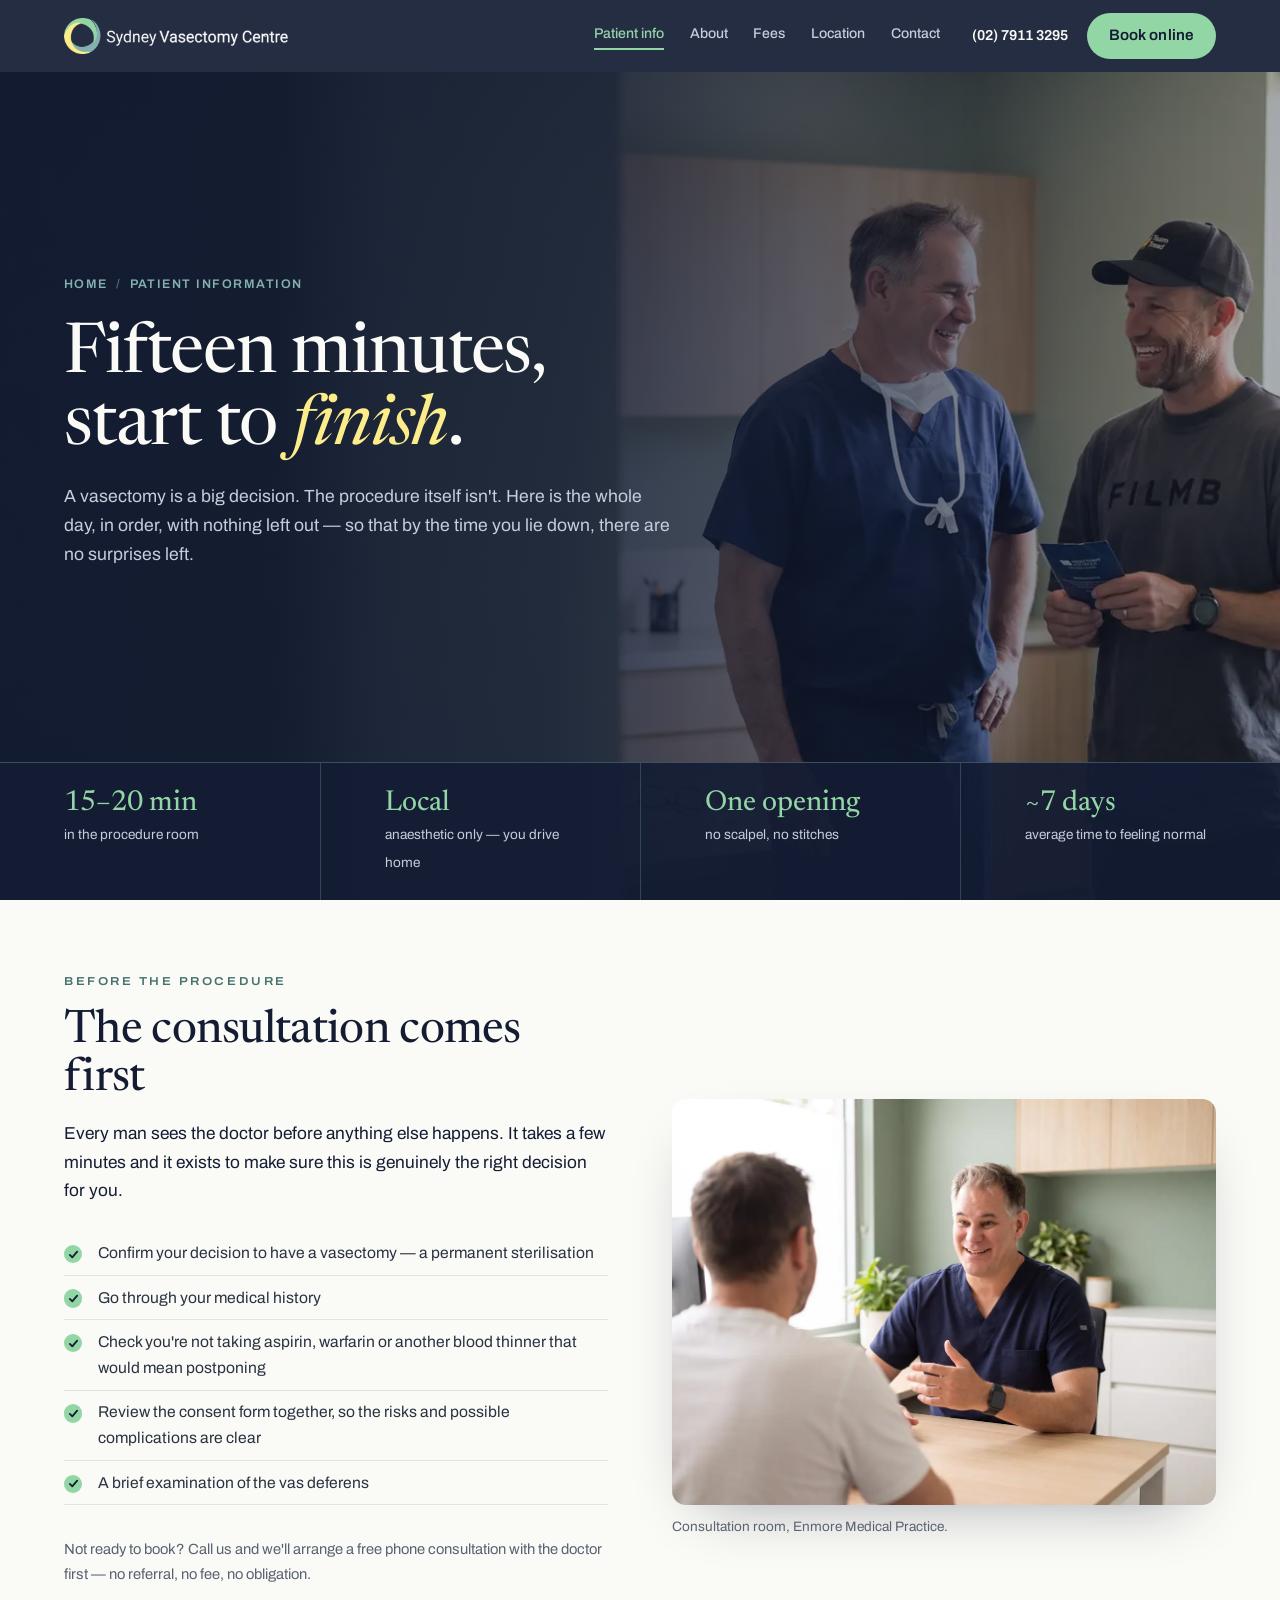
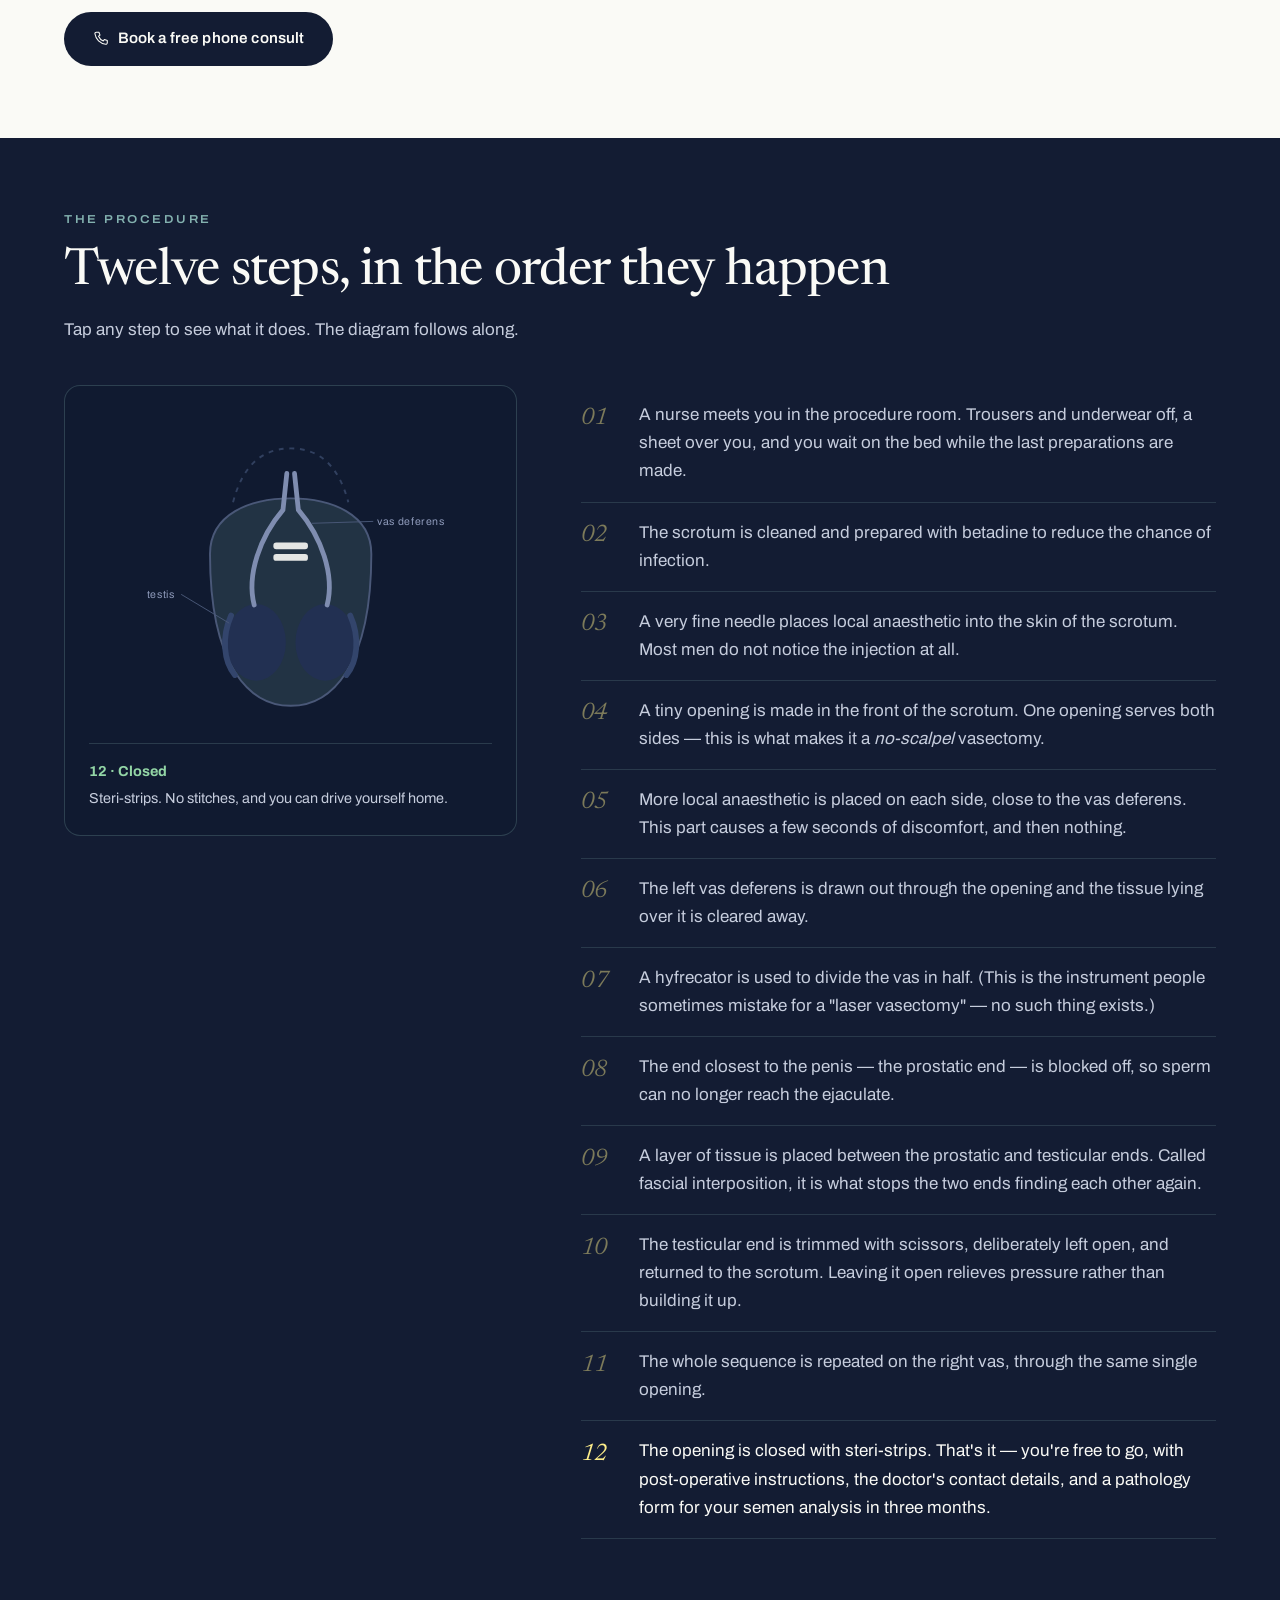
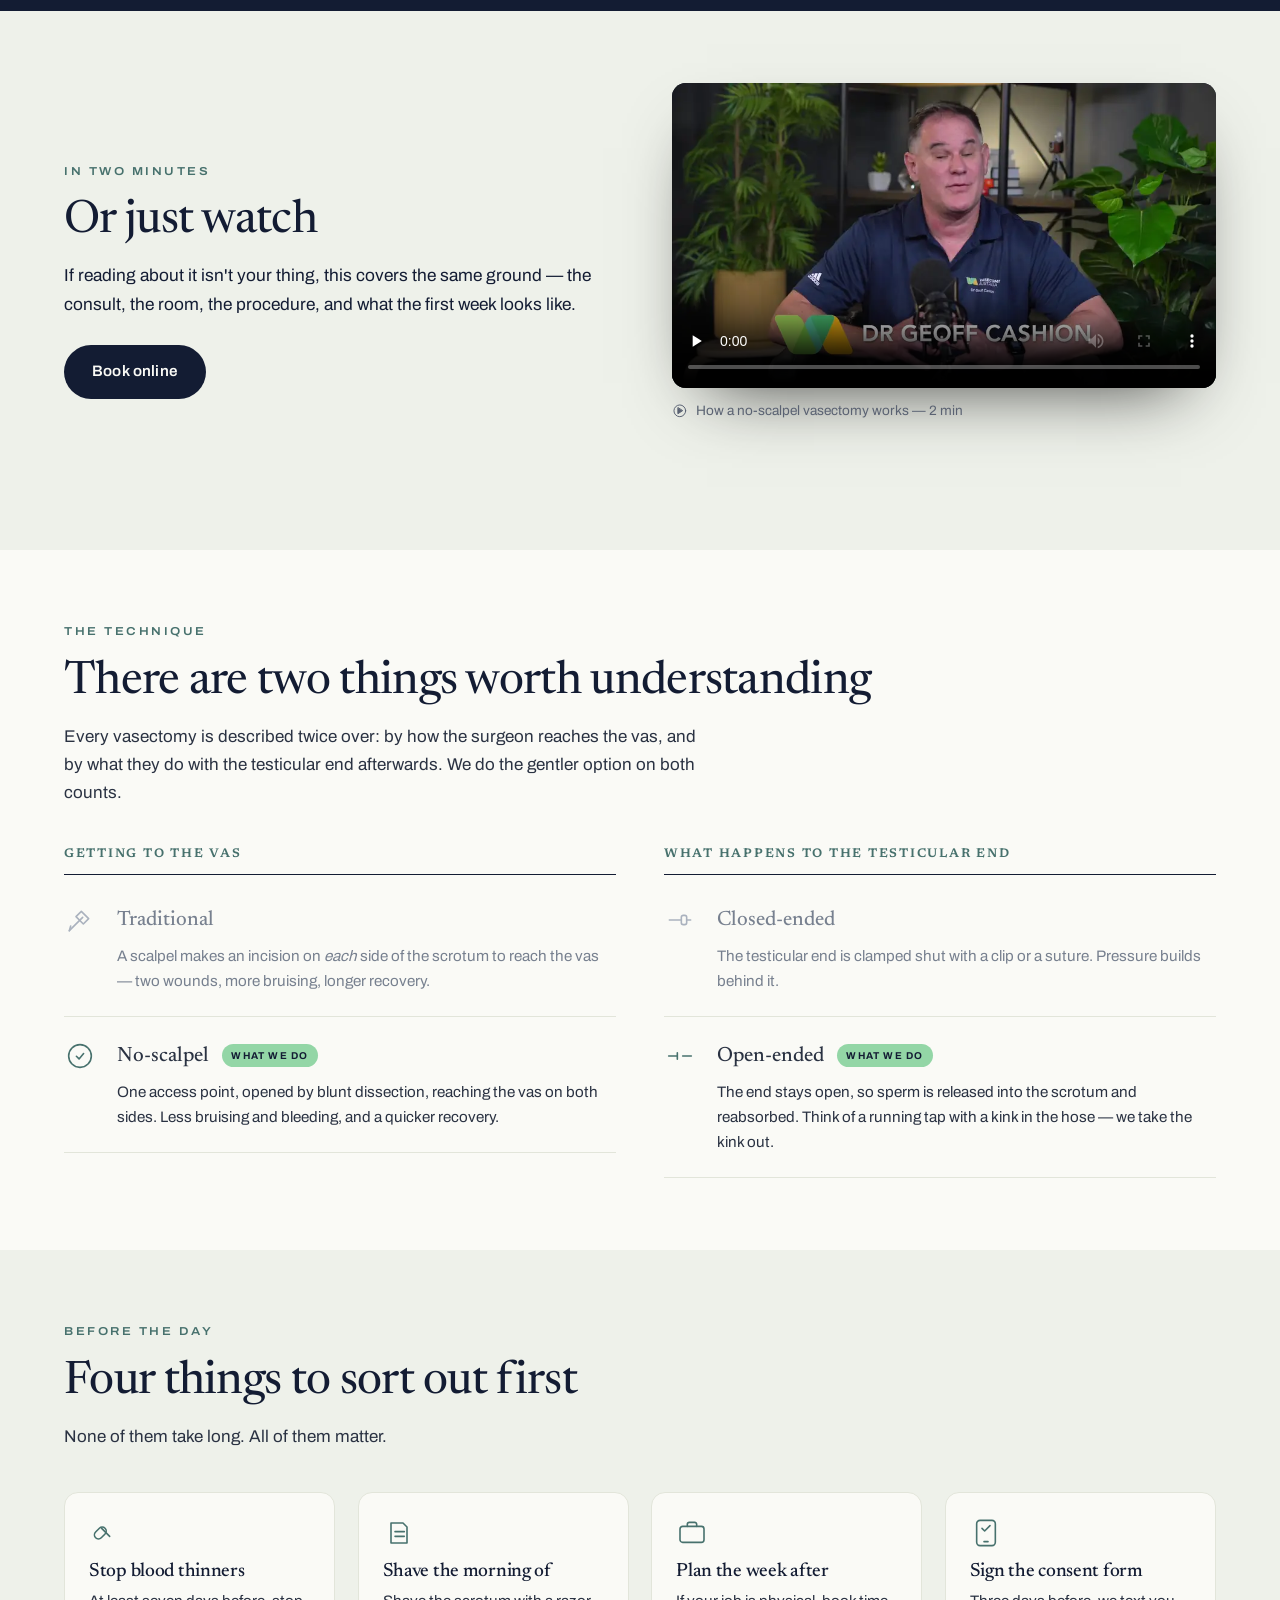
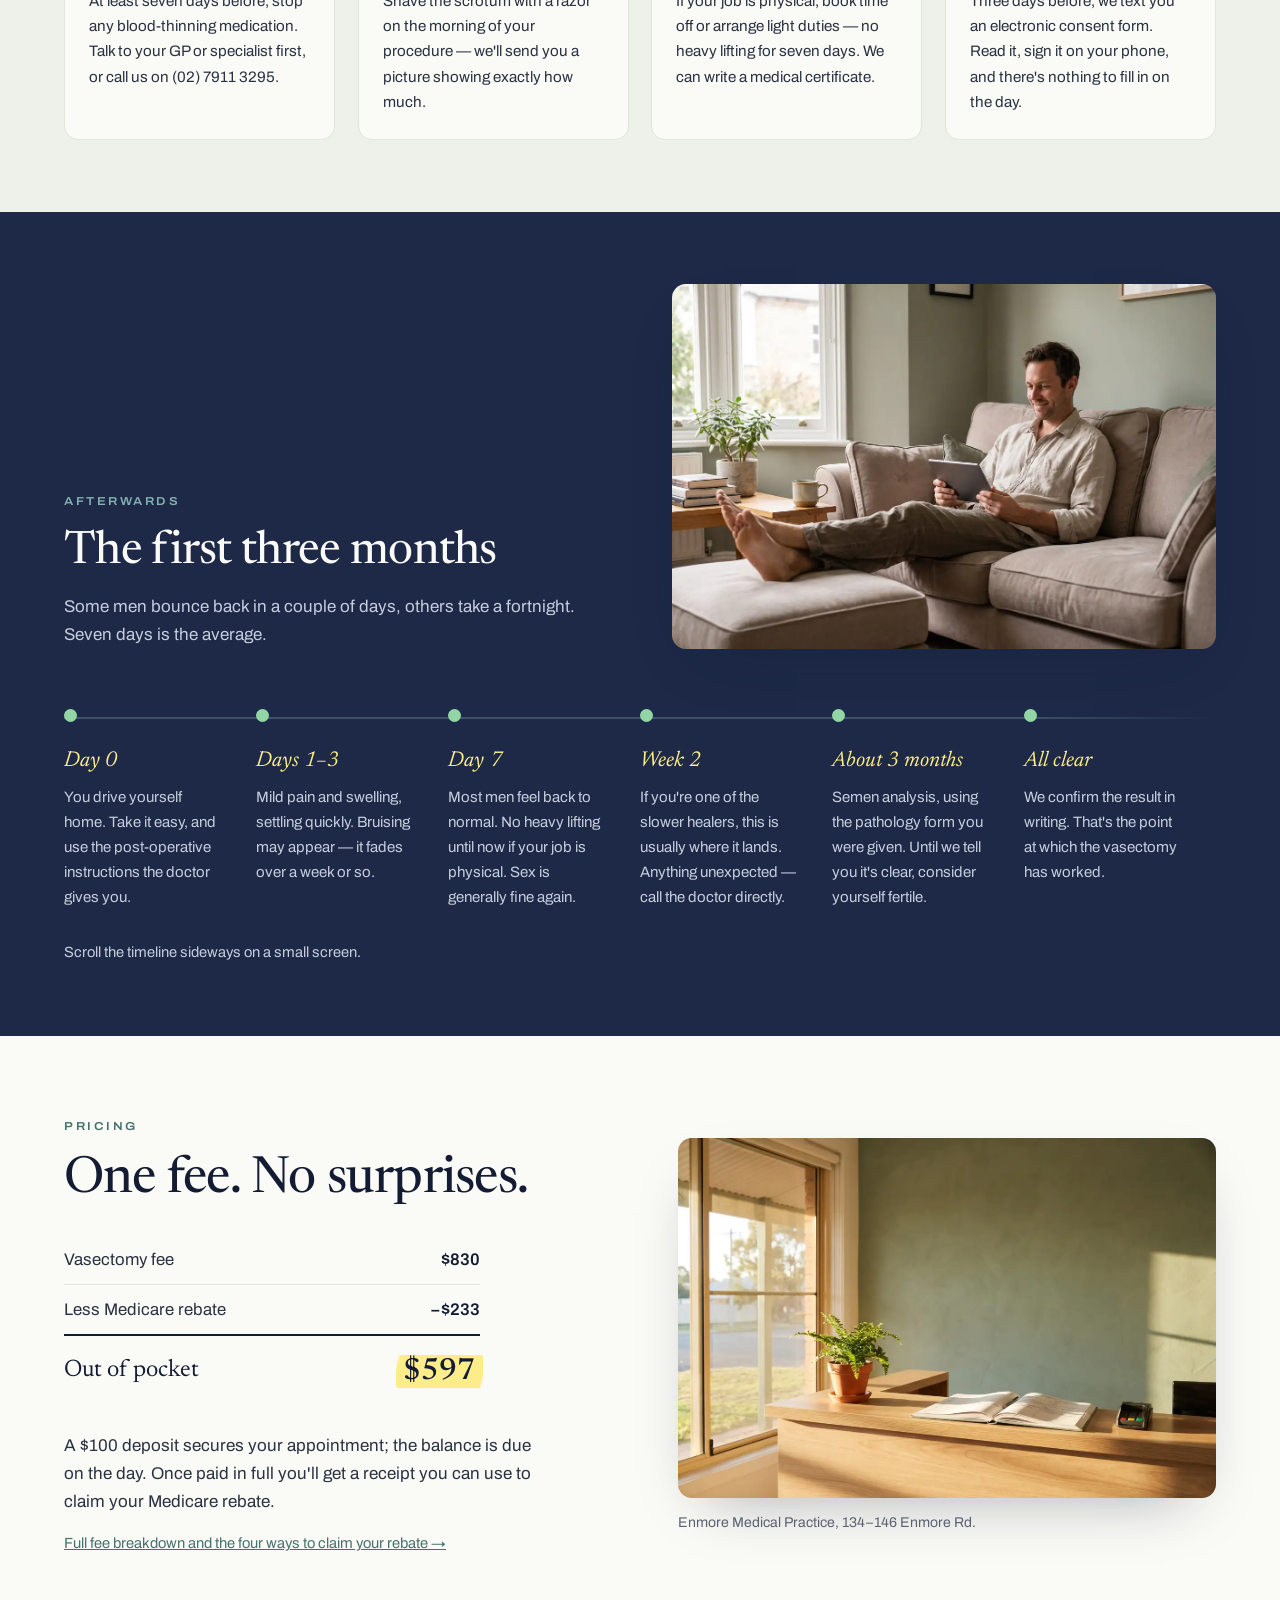
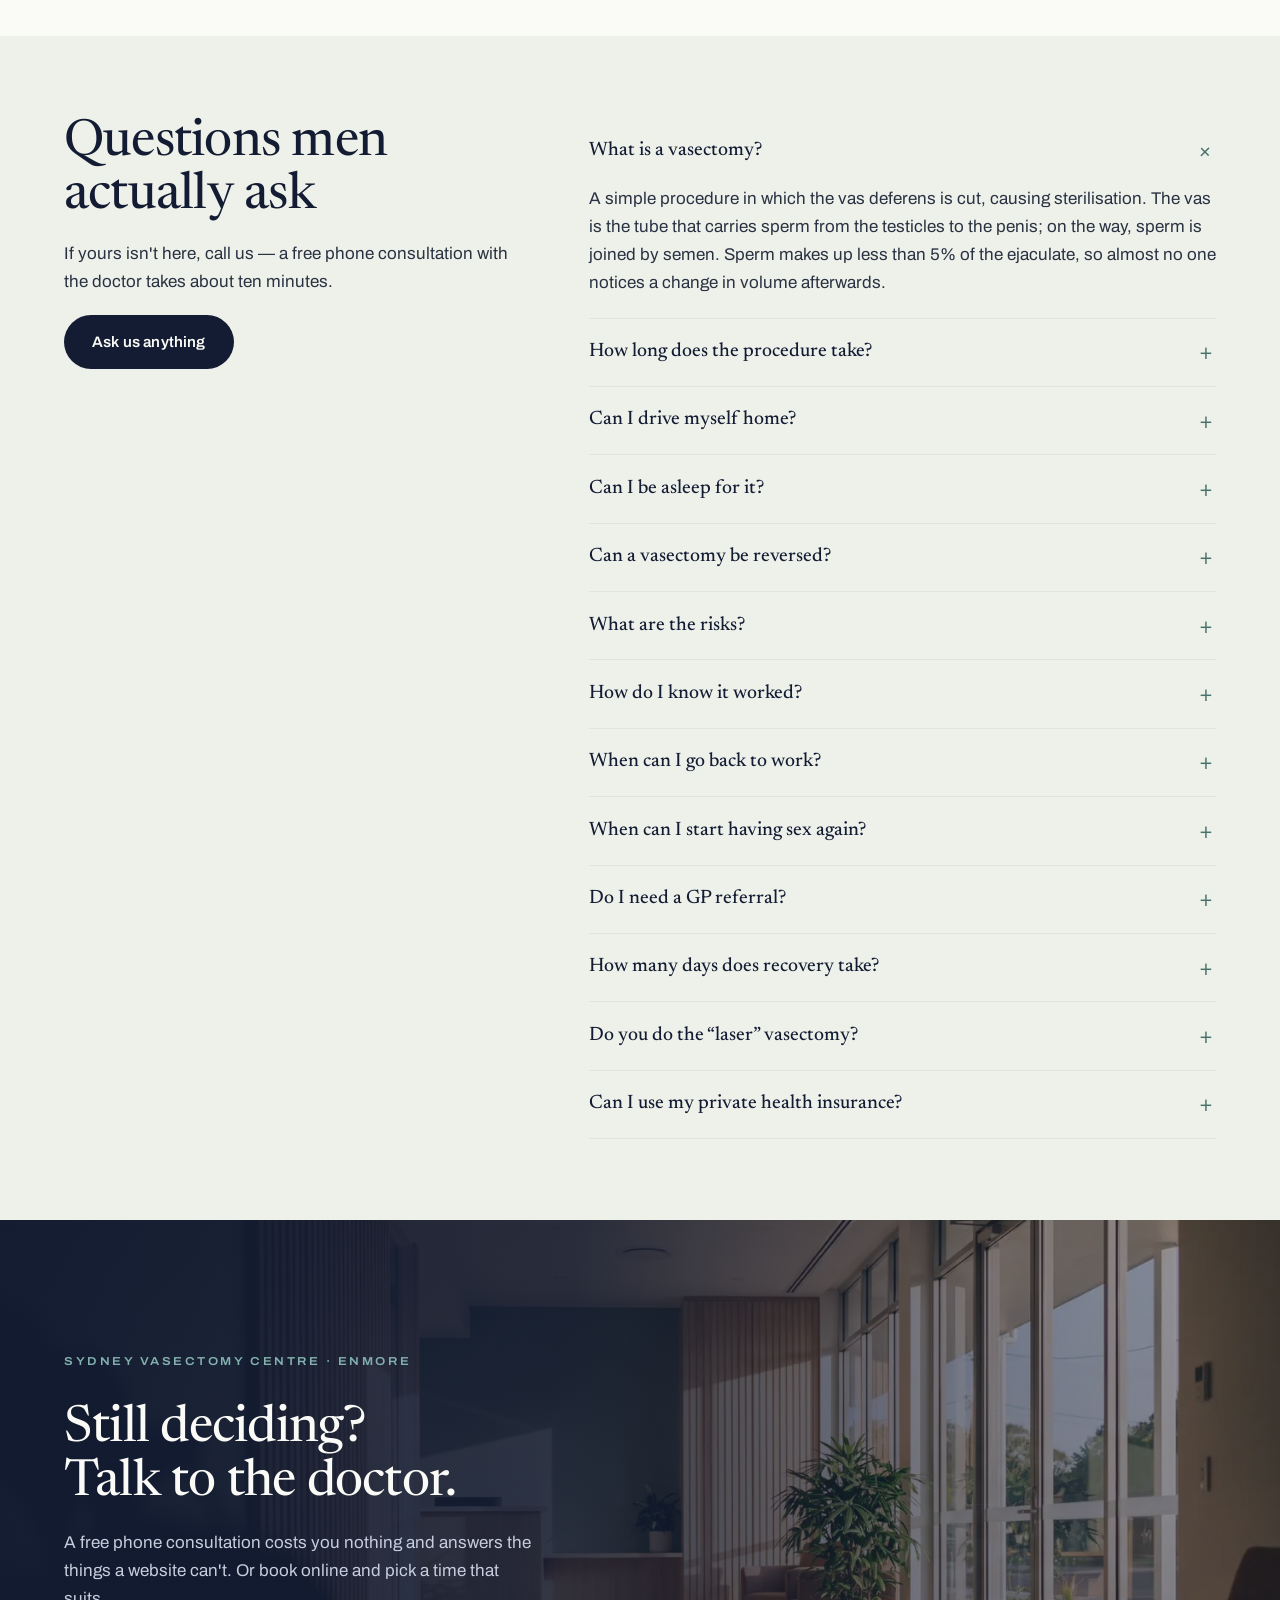
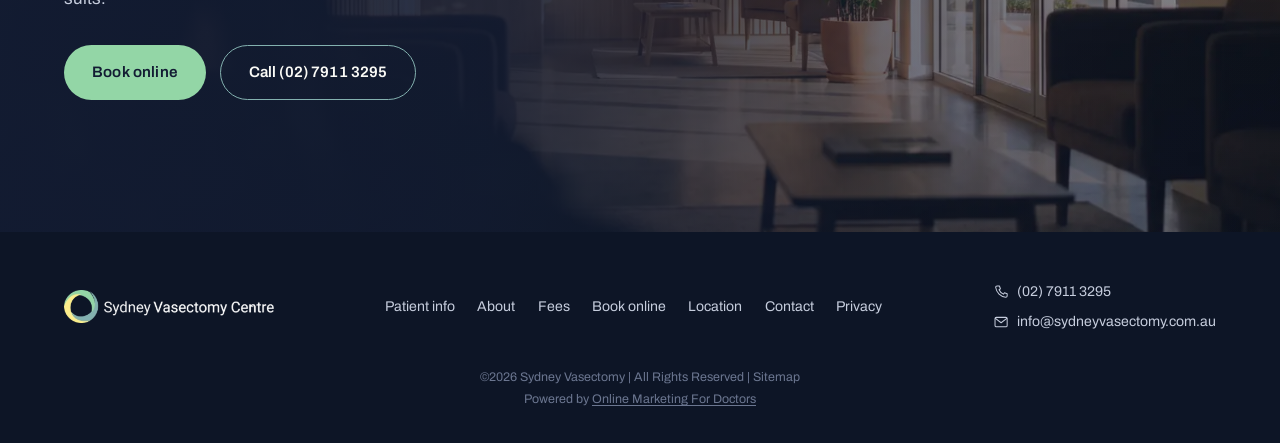
<file: patient-information.html>
<!DOCTYPE html>
<html lang="en-AU">
<head>
<meta charset="utf-8">
<meta name="viewport" content="width=device-width, initial-scale=1">
<title>Patient Information | No Scalpel Vasectomy Explained | Sydney Vasectomy Centre</title>
<meta name="description" content="Exactly what happens on the day of your no-scalpel vasectomy — step by step, with an interactive diagram, recovery timeline, how to prepare and answers to the questions men actually ask.">
<link rel="icon" type="image/png" href="assets/img/logo-mark.png">
<link rel="stylesheet" href="assets/css/style.css">
<link rel="stylesheet" href="assets/css/pages.css">
</head>
<body id="top">

<header class="topbar">
  <a class="brand" href="index.html">
    <img src="assets/img/logo.png" alt="Sydney Vasectomy Centre" width="380" height="60">
  </a>
  <nav class="nav" aria-label="Main">
    <a href="patient-information.html" aria-current="page">Patient info</a>
    <a href="about.html">About</a>
    <a href="fees.html">Fees</a>
    <a href="location.html">Location</a>
    <a href="contact.html">Contact</a>
  </nav>
  <div class="topbar-actions">
    <a class="phone" href="tel:0279113295">(02) 7911 3295</a>
    <a class="btn btn-mint" href="book.html">Book online</a>
  </div>
  <button class="nav-toggle" aria-expanded="false" aria-label="Open menu"><span></span></button>
</header>

<main>

  <!-- ============ HERO ============ -->
  <section class="page-hero">
    <img class="page-hero-bg" src="assets/img/patient-hero.webp" alt="" width="1500" height="844">
    <div class="page-hero-inner">
      <p class="crumbs"><a href="index.html">Home</a><span>/</span>Patient information</p>
      <h1>Fifteen minutes,<br>start to <em>finish</em>.</h1>
      <p class="lede-light">A vasectomy is a big decision. The procedure itself isn't.
      Here is the whole day, in order, with nothing left out — so that by the time you
      lie down, there are no surprises left.</p>
    </div>
    <div class="facts">
      <div><strong>15–20 min</strong><span>in the procedure room</span></div>
      <div><strong>Local</strong><span>anaesthetic only — you drive home</span></div>
      <div><strong>One opening</strong><span>no scalpel, no stitches</span></div>
      <div><strong>~7 days</strong><span>average time to feeling normal</span></div>
    </div>
  </section>

  <!-- ============ CONSULT ============ -->
  <section class="band-paper">
    <div class="wrap">
      <div class="split">
        <div>
          <p class="eyebrow">Before the procedure</p>
          <h2 class="section-title">The consultation comes first</h2>
          <p class="lede">Every man sees the doctor before anything else happens. It takes
          a few minutes and it exists to make sure this is genuinely the right decision for you.</p>
          <ul class="checklist">
            <li>Confirm your decision to have a vasectomy — a permanent sterilisation</li>
            <li>Go through your medical history</li>
            <li>Check you're not taking aspirin, warfarin or another blood thinner that would mean postponing</li>
            <li>Review the consent form together, so the risks and possible complications are clear</li>
            <li>A brief examination of the vas deferens</li>
          </ul>
          <p class="fine">Not ready to book? Call us and we'll arrange a free phone
          consultation with the doctor first — no referral, no fee, no obligation.</p>
          <p style="margin-top:1.6rem"><a class="btn btn-navy" href="tel:0279113295">
            <svg class="icon" viewBox="0 0 24 24" aria-hidden="true"><path d="M6.5 3h3l1.5 4-2 1.5a12 12 0 0 0 6.5 6.5L17 13l4 1.5v3a2 2 0 0 1-2.2 2A17 17 0 0 1 4 5.2 2 2 0 0 1 6 3z"/></svg>
            Book a free phone consult</a></p>
        </div>
        <figure class="split-media">
          <img src="assets/img/consult.webp" alt="Dr Geoff Cashion talking with a patient at the consultation desk" width="1200" height="896" loading="lazy">
          <figcaption>Consultation room, Enmore Medical Practice.</figcaption>
        </figure>
      </div>
    </div>
  </section>

  <!-- ============ THE PROCEDURE — interactive stepper ============ -->
  <section class="band-ink" id="procedure">
    <div class="wrap">
      <div class="section-head" style="margin-bottom:2.6rem">
        <p class="eyebrow eyebrow-light">The procedure</p>
        <h2 class="section-title">Twelve steps, in the order they happen</h2>
        <p class="lede-light" style="max-width:42rem">Tap any step to see what it does.
        The diagram follows along.</p>
      </div>

      <div class="procedure" id="stepper">
        <!-- ---- signature: anatomical diagram ---- -->
        <div class="diagram-panel">
          <svg viewBox="0 0 420 330" role="img" aria-labelledby="dg-title">
            <title id="dg-title">Diagram of the vas deferens and the point at which it is divided</title>

            <!-- betadine wash -->
            <g class="dg-mark" data-mark="prep">
              <path d="M126,150 C126,268 168,308 210,308 C252,308 294,268 294,150 C294,108 252,92 210,92 C168,92 126,108 126,150 Z"
                    fill="#83b1af" opacity="0.16"/>
            </g>

            <!-- scrotum outline -->
            <path d="M126,150 C126,268 168,308 210,308 C252,308 294,268 294,150 C294,108 252,92 210,92 C168,92 126,108 126,150 Z"
                  fill="none" stroke="#4a5878" stroke-width="2"/>
            <!-- torso stub -->
            <path d="M150,96 C160,58 180,40 210,40 C240,40 260,58 270,96" fill="none" stroke="#31405f" stroke-width="2" stroke-dasharray="5 6"/>

            <!-- testes -->
            <ellipse class="dg-testis" cx="174" cy="242" rx="31" ry="40"/>
            <ellipse class="dg-testis" cx="246" cy="242" rx="31" ry="40"/>
            <path d="M148,214 C138,236 140,262 152,276" fill="none" stroke="#33456c" stroke-width="6" stroke-linecap="round"/>
            <path d="M272,214 C282,236 280,262 268,276" fill="none" stroke="#33456c" stroke-width="6" stroke-linecap="round"/>

            <!-- vas deferens, left and right -->
            <path id="vasL" class="dg-vas" d="M172,203 C164,172 178,132 202,104 L206,66"/>
            <path id="vasR" class="dg-vas" d="M248,203 C256,172 242,132 218,104 L214,66"/>

            <!-- labels -->
            <text class="dg-label" x="60" y="196">testis</text>
            <line x1="96" y1="192" x2="146" y2="222" stroke="#4a5878" stroke-width="1"/>
            <text class="dg-label" x="300" y="120">vas deferens</text>
            <line x1="296" y1="116" x2="232" y2="118" stroke="#4a5878" stroke-width="1"/>

            <!-- local anaesthetic to the skin -->
            <g class="dg-mark" data-mark="local">
              <line x1="352" y1="196" x2="238" y2="158" stroke="#fded8a" stroke-width="3" stroke-linecap="round"/>
              <circle cx="234" cy="157" r="4" fill="#fded8a"/>
            </g>

            <!-- deeper anaesthetic beside the vas -->
            <g class="dg-mark" data-mark="deep">
              <circle cx="178" cy="168" r="15" fill="#fded8a" opacity="0.28"/>
              <circle cx="242" cy="168" r="15" fill="#fded8a" opacity="0.28"/>
            </g>

            <!-- the single opening -->
            <g class="dg-mark" data-mark="incision">
              <line x1="210" y1="140" x2="210" y2="156" stroke="#fafaf6" stroke-width="3" stroke-linecap="round"/>
            </g>

            <!-- left vas lifted through the opening -->
            <g class="dg-mark" data-mark="liftL">
              <path d="M172,203 C164,172 178,132 202,104" fill="none" stroke="#93d6a6" stroke-width="6" stroke-linecap="round"/>
              <path d="M196,148 C204,138 216,138 222,146" fill="none" stroke="#93d6a6" stroke-width="3" stroke-linecap="round"/>
            </g>

            <!-- divided -->
            <g class="dg-mark" data-mark="cutL">
              <line x1="168" y1="158" x2="196" y2="146" stroke="#101a30" stroke-width="9" stroke-linecap="round"/>
              <line x1="171" y1="163" x2="176" y2="153" stroke="#fded8a" stroke-width="2.5" stroke-linecap="round"/>
              <line x1="190" y1="152" x2="195" y2="142" stroke="#fded8a" stroke-width="2.5" stroke-linecap="round"/>
            </g>

            <!-- prostatic end sealed -->
            <g class="dg-mark" data-mark="sealL">
              <circle cx="192" cy="147" r="6" fill="#fded8a"/>
            </g>

            <!-- fascial interposition -->
            <g class="dg-mark" data-mark="fasciaL">
              <path d="M178,140 C188,150 190,164 184,174" fill="none" stroke="#83b1af" stroke-width="3.5" stroke-linecap="round"/>
            </g>

            <!-- testicular end left open -->
            <g class="dg-mark" data-mark="openL">
              <circle cx="171" cy="161" r="6" fill="none" stroke="#93d6a6" stroke-width="2.5"/>
            </g>

            <!-- repeated on the right -->
            <g class="dg-mark" data-mark="right">
              <path d="M248,203 C256,172 242,132 218,104" fill="none" stroke="#93d6a6" stroke-width="6" stroke-linecap="round"/>
              <line x1="252" y1="158" x2="224" y2="146" stroke="#101a30" stroke-width="9" stroke-linecap="round"/>
              <circle cx="228" cy="147" r="6" fill="#fded8a"/>
              <circle cx="249" cy="161" r="6" fill="none" stroke="#93d6a6" stroke-width="2.5"/>
              <path d="M242,140 C232,150 230,164 236,174" fill="none" stroke="#83b1af" stroke-width="3.5" stroke-linecap="round"/>
            </g>

            <!-- steri-strips -->
            <g class="dg-mark" data-mark="close">
              <rect x="192" y="138" width="36" height="7" rx="3" fill="#fafaf6" opacity="0.9"/>
              <rect x="192" y="150" width="36" height="7" rx="3" fill="#fafaf6" opacity="0.9"/>
            </g>
          </svg>
          <p class="diagram-caption" id="dg-caption" aria-live="polite">
            <strong>01 · Getting ready</strong>
            The nurse is already waiting when you walk in.
          </p>
        </div>

        <!-- ---- steps ---- -->
        <ol class="steps-list" id="steps">
          <li class="active" tabindex="0" data-marks="" data-title="Getting ready"
              data-caption="The nurse is already waiting when you walk in.">
            A nurse meets you in the procedure room. Trousers and underwear off, a sheet
            over you, and you wait on the bed while the last preparations are made.</li>

          <li tabindex="0" data-marks="prep" data-title="Cleaning"
              data-caption="Betadine antiseptic, to cut the chance of infection.">
            The scrotum is cleaned and prepared with betadine to reduce the chance of infection.</li>

          <li tabindex="0" data-marks="prep local" data-title="Numbing the skin"
              data-caption="A fine needle numbs the skin. Most men don't notice it.">
            A very fine needle places local anaesthetic into the skin of the scrotum.
            Most men do not notice the injection at all.</li>

          <li tabindex="0" data-marks="prep incision" data-title="One tiny opening"
              data-caption="A single small opening at the front — no scalpel.">
            A tiny opening is made in the front of the scrotum. One opening serves both
            sides — this is what makes it a <em>no-scalpel</em> vasectomy.</li>

          <li tabindex="0" data-marks="prep incision deep" data-title="Numbing the vas"
              data-caption="Anaesthetic beside each vas — a few seconds of discomfort.">
            More local anaesthetic is placed on each side, close to the vas deferens.
            This part causes a few seconds of discomfort, and then nothing.</li>

          <li tabindex="0" data-marks="prep incision liftL" data-title="Lifting the left vas"
              data-caption="The left vas is brought out through the opening.">
            The left vas deferens is drawn out through the opening and the tissue lying
            over it is cleared away.</li>

          <li tabindex="0" data-marks="prep incision liftL cutL" data-title="Dividing"
              data-caption="A hyfrecator divides the vas. Not a laser.">
            A hyfrecator is used to divide the vas in half. (This is the instrument people
            sometimes mistake for a "laser vasectomy" — no such thing exists.)</li>

          <li tabindex="0" data-marks="prep incision liftL cutL sealL" data-title="Sealing the prostatic end"
              data-caption="The end closest to the penis is sealed off.">
            The end closest to the penis — the prostatic end — is blocked off, so sperm
            can no longer reach the ejaculate.</li>

          <li tabindex="0" data-marks="prep incision liftL cutL sealL fasciaL" data-title="Fascial interposition"
              data-caption="A layer of tissue is placed between the two ends.">
            A layer of tissue is placed between the prostatic and testicular ends. Called
            fascial interposition, it is what stops the two ends finding each other again.</li>

          <li tabindex="0" data-marks="prep incision liftL cutL sealL fasciaL openL" data-title="Left open"
              data-caption="The testicular end stays open — less pressure, less congestion.">
            The testicular end is trimmed with scissors, deliberately left open, and
            returned to the scrotum. Leaving it open relieves pressure rather than
            building it up.</li>

          <li tabindex="0" data-marks="prep incision right liftL cutL sealL fasciaL openL" data-title="And again, on the right"
              data-caption="The same sequence is repeated on the right vas.">
            The whole sequence is repeated on the right vas, through the same single opening.</li>

          <li tabindex="0" data-marks="prep close" data-title="Closed"
              data-caption="Steri-strips. No stitches, and you can drive yourself home.">
            The opening is closed with steri-strips. That's it — you're free to go, with
            post-operative instructions, the doctor's contact details, and a pathology
            form for your semen analysis in three months.</li>
        </ol>
      </div>
    </div>
  </section>

  <!-- ============ WATCH IT ============ -->
  <section class="band-sage">
    <div class="wrap">
      <div class="split split-flip">
        <div>
          <p class="eyebrow">In two minutes</p>
          <h2 class="section-title">Or just watch</h2>
          <p class="lede">If reading about it isn't your thing, this covers the same ground —
          the consult, the room, the procedure, and what the first week looks like.</p>
          <p><a class="btn btn-navy" href="book.html">Book online</a></p>
        </div>
        <figure class="video-figure split-media">
          <video controls preload="none" playsinline
                 poster="assets/img/video-poster.webp" width="1280" height="720">
            <source src="assets/video/how-it-works.mp4" type="video/mp4">
            Your browser doesn't support embedded video.
            <a href="assets/video/how-it-works.mp4">Download the video</a> instead.
          </video>
          <figcaption>
            <svg class="icon" viewBox="0 0 24 24" aria-hidden="true"><path d="M9 7.5v9l7-4.5z"/><circle cx="12" cy="12" r="9" fill="none"/></svg>
            How a no-scalpel vasectomy works — 2 min
          </figcaption>
        </figure>
      </div>
    </div>
  </section>

  <!-- ============ TWO WAYS TO CATEGORISE ============ -->
  <section class="band-paper">
    <div class="wrap">
      <p class="eyebrow">The technique</p>
      <h2 class="section-title">There are two things worth understanding</h2>
      <p class="section-intro">Every vasectomy is described twice over: by how the surgeon
      reaches the vas, and by what they do with the testicular end afterwards. We do the
      gentler option on both counts.</p>

      <div class="duo-compare">
        <article class="duo-panel">
          <h3>Getting to the vas</h3>
          <div class="duo-rows">
            <div class="duo-row is-off">
              <svg class="icon icon-lg" viewBox="0 0 24 24" aria-hidden="true"><path d="M4 20 14 10"/><path d="M13 5.5 18.5 11l-4 4-5.5-5.5z"/><path d="M4 20l1-3.5"/></svg>
              <div><h4>Traditional</h4><p>A scalpel makes an incision on <em>each</em> side of the
              scrotum to reach the vas — two wounds, more bruising, longer recovery.</p></div>
            </div>
            <div class="duo-row is-on">
              <svg class="icon icon-lg" viewBox="0 0 24 24" aria-hidden="true"><circle cx="12" cy="12" r="8.5"/><path d="M12 8.6v6.8M8.6 12h6.8" opacity="0"/><path d="M9.3 12.2l2 2 3.4-4"/></svg>
              <div><h4>No-scalpel <span class="tag">what we do</span></h4><p>One access point, opened
              by blunt dissection, reaching the vas on both sides. Less bruising and
              bleeding, and a quicker recovery.</p></div>
            </div>
          </div>
        </article>

        <article class="duo-panel">
          <h3>What happens to the testicular end</h3>
          <div class="duo-rows">
            <div class="duo-row is-off">
              <svg class="icon icon-lg" viewBox="0 0 24 24" aria-hidden="true"><path d="M4 12h9"/><rect x="13" y="8.5" width="4" height="7" rx="1.4"/><path d="M17 12h3"/></svg>
              <div><h4>Closed-ended</h4><p>The testicular end is clamped shut with a clip or a
              suture. Pressure builds behind it.</p></div>
            </div>
            <div class="duo-row is-on">
              <svg class="icon icon-lg" viewBox="0 0 24 24" aria-hidden="true"><path d="M3.5 12h6.5"/><path d="M14 12h6.5"/><path d="M10 9.6v4.8"/></svg>
              <div><h4>Open-ended <span class="tag">what we do</span></h4><p>The end stays open, so
              sperm is released into the scrotum and reabsorbed. Think of a running tap
              with a kink in the hose — we take the kink out.</p></div>
            </div>
          </div>
        </article>
      </div>
    </div>
  </section>

  <!-- ============ PREPARING ============ -->
  <section class="band-sage">
    <div class="wrap">
      <p class="eyebrow">Before the day</p>
      <h2 class="section-title">Four things to sort out first</h2>
      <p class="section-intro">None of them take long. All of them matter.</p>
      <div class="prep-grid">
        <div class="prep-card">
          <svg class="icon icon-lg" viewBox="0 0 24 24" aria-hidden="true"><rect x="3.5" y="9" width="10" height="6" rx="3" transform="rotate(-45 8.5 12)"/><path d="M9.5 8.5l6 6"/></svg>
          <h3>Stop blood thinners</h3>
          <p>At least seven days before, stop any blood-thinning medication. Talk to your
          GP or specialist first, or call us on (02) 7911 3295.</p>
        </div>
        <div class="prep-card">
          <svg class="icon icon-lg" viewBox="0 0 24 24" aria-hidden="true"><path d="M6 4.5h9l3 3v12H6z"/><path d="M9 11h7M9 14.5h7"/></svg>
          <h3>Shave the morning of</h3>
          <p>Shave the scrotum with a razor on the morning of your procedure — we'll send
          you a picture showing exactly how much.</p>
        </div>
        <div class="prep-card">
          <svg class="icon icon-lg" viewBox="0 0 24 24" aria-hidden="true"><rect x="3" y="7" width="18" height="12" rx="2"/><path d="M8.5 7V5.5A1.5 1.5 0 0 1 10 4h4a1.5 1.5 0 0 1 1.5 1.5V7"/></svg>
          <h3>Plan the week after</h3>
          <p>If your job is physical, book time off or arrange light duties — no heavy
          lifting for seven days. We can write a medical certificate.</p>
        </div>
        <div class="prep-card">
          <svg class="icon icon-lg" viewBox="0 0 24 24" aria-hidden="true"><rect x="5" y="2.5" width="14" height="19" rx="2.5"/><path d="M10.5 18.5h3"/><path d="M9 8.5l2 2 4-4"/></svg>
          <h3>Sign the consent form</h3>
          <p>Three days before, we text you an electronic consent form. Read it, sign it
          on your phone, and there's nothing to fill in on the day.</p>
        </div>
      </div>
    </div>
  </section>

  <!-- ============ RECOVERY TIMELINE ============ -->
  <section class="band-navy">
    <div class="wrap">
      <div class="split" style="align-items:end">
        <div>
          <p class="eyebrow eyebrow-light">Afterwards</p>
          <h2 class="section-title">The first three months</h2>
          <p class="lede-light">Some men bounce back in a couple of days, others take a
          fortnight. Seven days is the average.</p>
        </div>
        <figure class="split-media">
          <img src="assets/img/recovery.webp" alt="A man resting at home on the sofa the day after his procedure" width="1200" height="805" loading="lazy">
        </figure>
      </div>

      <ol class="track" style="margin-top:clamp(2.5rem,6vh,4rem)">
        <li><span class="t-when">Day 0</span><p class="t-what">You drive yourself home. Take
        it easy, and use the post-operative instructions the doctor gives you.</p></li>
        <li><span class="t-when">Days 1–3</span><p class="t-what">Mild pain and swelling,
        settling quickly. Bruising may appear — it fades over a week or so.</p></li>
        <li><span class="t-when">Day 7</span><p class="t-what">Most men feel back to normal.
        No heavy lifting until now if your job is physical. Sex is generally fine again.</p></li>
        <li><span class="t-when">Week 2</span><p class="t-what">If you're one of the slower
        healers, this is usually where it lands. Anything unexpected — call the doctor directly.</p></li>
        <li><span class="t-when">About 3 months</span><p class="t-what">Semen analysis, using the
        pathology form you were given. Until we tell you it's clear, consider yourself fertile.</p></li>
        <li><span class="t-when">All clear</span><p class="t-what">We confirm the result in
        writing. That's the point at which the vasectomy has worked.</p></li>
      </ol>
      <p class="fine" style="color:var(--text-light);margin-top:1.4rem">Scroll the timeline
      sideways on a small screen.</p>
    </div>
  </section>

  <!-- ============ PRICING ============ -->
  <section class="pricing" id="pricing">
    <div class="pricing-copy">
      <p class="eyebrow">Pricing</p>
      <h2>One fee. No surprises.</h2>
      <table class="ledger">
        <tbody>
          <tr><td>Vasectomy fee</td><td>$830</td></tr>
          <tr><td>Less Medicare rebate</td><td>−$233</td></tr>
          <tr class="ledger-total"><td>Out of pocket</td><td><mark>$597</mark></td></tr>
        </tbody>
      </table>
      <p>A $100 deposit secures your appointment; the balance is due on the day. Once paid
      in full you'll get a receipt you can use to claim your Medicare rebate.</p>
      <p class="fine"><a href="fees.html">Full fee breakdown and the four ways to claim your rebate →</a></p>
    </div>
    <figure class="pricing-photo">
      <img src="assets/img/reception.webp" alt="Reception desk at the Enmore practice" width="1200" height="805" loading="lazy">
      <figcaption>Enmore Medical Practice, 134–146 Enmore Rd.</figcaption>
    </figure>
  </section>

  <!-- ============ FAQ ============ -->
  <section class="faq" id="faq">
    <div class="faq-head">
      <h2>Questions men<br>actually ask</h2>
      <p>If yours isn't here, call us — a free phone consultation with the doctor takes
      about ten minutes.</p>
      <p style="margin-top:1.2rem"><a class="btn btn-navy" href="contact.html">Ask us anything</a></p>
    </div>
    <div class="faq-list">
      <details open>
        <summary>What is a vasectomy?</summary>
        <div><p>A simple procedure in which the vas deferens is cut, causing sterilisation.
        The vas is the tube that carries sperm from the testicles to the penis; on the way,
        sperm is joined by semen. Sperm makes up less than 5% of the ejaculate, so almost
        no one notices a change in volume afterwards.</p></div>
      </details>
      <details>
        <summary>How long does the procedure take?</summary>
        <div><p>Between 15 and 20 minutes.</p></div>
      </details>
      <details>
        <summary>Can I drive myself home?</summary>
        <div><p>Yes. It's done under local anaesthetic, so driving home afterwards is safe.</p></div>
      </details>
      <details>
        <summary>Can I be asleep for it?</summary>
        <div><p>We only offer local anaesthetic. If you'd prefer sedation or a general
        anaesthetic, ask your GP for a referral to a urologist.</p></div>
      </details>
      <details>
        <summary>Can a vasectomy be reversed?</summary>
        <div><p>Yes, but reversal is expensive, not covered by Medicare, and not guaranteed.
        If you're asking, you may want more time before committing to permanent contraception.</p></div>
      </details>
      <details>
        <summary>What are the risks?</summary>
        <div>
          <p>Every surgical procedure carries some risk, and we do everything we can to keep
          complications rare. All of them are set out in your consent form.</p>
          <p><strong>Common and expected:</strong> bruising that fades over about a week; mild
          pain and swelling that settles within a few days.</p>
          <p><strong>Less common:</strong> scrotal haematoma — a large bruise inside the scrotum.
          The risk drops significantly if you follow the instructions about lifting in the days
          afterwards. Infection, which we guard against with strict protocols and which is
          usually mild and treated with oral antibiotics. And post-vasectomy pain syndrome,
          a rare complication with no agreed cause — pain often settles on its own, but in
          rare cases needs further surgery.</p>
        </div>
      </details>
      <details>
        <summary>How do I know it worked?</summary>
        <div><p>A vasectomy does not mean immediate sterility. Consider yourself fertile until
        we tell you otherwise. A semen analysis about three months afterwards confirms all
        residual sperm has cleared.</p></div>
      </details>
      <details>
        <summary>When can I go back to work?</summary>
        <div><p>If your job doesn't involve heavy lifting, immediately. If it does, take some
        time off or ask for light duties for the first week. We can write a medical certificate.</p></div>
      </details>
      <details>
        <summary>When can I start having sex again?</summary>
        <div><p>Generally after a week — but you must consider yourself fertile until your
        semen analysis comes back clear.</p></div>
      </details>
      <details>
        <summary>Do I need a GP referral?</summary>
        <div><p>No.</p></div>
      </details>
      <details>
        <summary>How many days does recovery take?</summary>
        <div><p>Some men recover in a couple of days, others take up to two weeks. The average
        time to feeling back to normal is about seven days.</p></div>
      </details>
      <details>
        <summary>Do you do the “laser” vasectomy?</summary>
        <div><p>Technically, laser vasectomy doesn't exist. Some vasectomists use a hyfrecator
        to divide the vas, which is where the confusion comes from — but it isn't a laser.</p></div>
      </details>
      <details>
        <summary>Can I use my private health insurance?</summary>
        <div>
          <p>No — we perform vasectomies in medical centres rather than private hospitals, and
          private health cover only helps when a urologist operates in a hospital or day surgery.</p>
          <p>The good news is it almost certainly works out cheaper with us. Private health
          usually carries an excess of $500–$1,000, the urologist will have a gap on their fee,
          and nearly all surgeons want you asleep — which adds an anaesthetist's fee with its
          own gap. Add those together and $2,000 out of pocket is common. <em>With</em> insurance.</p>
          <p>With us it's $597. No ifs, no ands, no "it depends on your health fund".</p>
        </div>
      </details>
    </div>
  </section>

  <!-- ============ CTA ============ -->
  <section class="closing">
    <img class="closing-bg" src="assets/img/clinic-bg.webp" alt="" width="1500" height="837" loading="lazy">
    <div class="closing-inner">
      <p class="eyebrow eyebrow-light">Sydney Vasectomy Centre · Enmore</p>
      <h2>Still deciding?<br>Talk to the doctor.</h2>
      <p>A free phone consultation costs you nothing and answers the things a website can't.
      Or book online and pick a time that suits.</p>
      <div class="hero-cta">
        <a class="btn btn-mint" href="book.html">Book online</a>
        <a class="btn btn-ghost" href="tel:0279113295">Call (02) 7911 3295</a>
      </div>
    </div>
  </section>

</main>

<footer class="footer">
  <div class="footer-inner">
    <img class="footer-logo" src="assets/img/logo.png" alt="Sydney Vasectomy Centre" width="380" height="60">
    <nav aria-label="Footer">
      <a href="patient-information.html">Patient info</a>
      <a href="about.html">About</a>
      <a href="fees.html">Fees</a>
      <a href="book.html">Book online</a>
      <a href="location.html">Location</a>
      <a href="contact.html">Contact</a>
      <a href="privacy-policy.html">Privacy</a>
    </nav>
    <div class="footer-contact">
      <a href="tel:0279113295">
        <svg class="icon" viewBox="0 0 24 24" aria-hidden="true"><path d="M6.5 3h3l1.5 4-2 1.5a12 12 0 0 0 6.5 6.5L17 13l4 1.5v3a2 2 0 0 1-2.2 2A17 17 0 0 1 4 5.2 2 2 0 0 1 6 3z"/></svg>
        (02) 7911 3295
      </a>
      <a href="mailto:info@sydneyvasectomy.com.au">
        <svg class="icon" viewBox="0 0 24 24" aria-hidden="true"><rect x="3" y="5" width="18" height="14" rx="2"/><path d="M3.5 6.5 12 13l8.5-6.5"/></svg>
        info@sydneyvasectomy.com.au
      </a>
    </div>
  </div>
  <p class="footer-legal">©2026 Sydney Vasectomy | All Rights Reserved | Sitemap<br>
  Powered by <a href="https://onlinemarketingfordoctors.com/" rel="noopener">Online Marketing For Doctors</a></p>
</footer>

<a class="to-top" href="#top" aria-label="Back to top">
  <svg class="icon" viewBox="0 0 24 24" aria-hidden="true"><path d="M12 19V6"/><path d="m6 11.5 6-6 6 6"/></svg>
</a>

<script src="assets/js/main.js"></script>
</body>
</html>
</file>
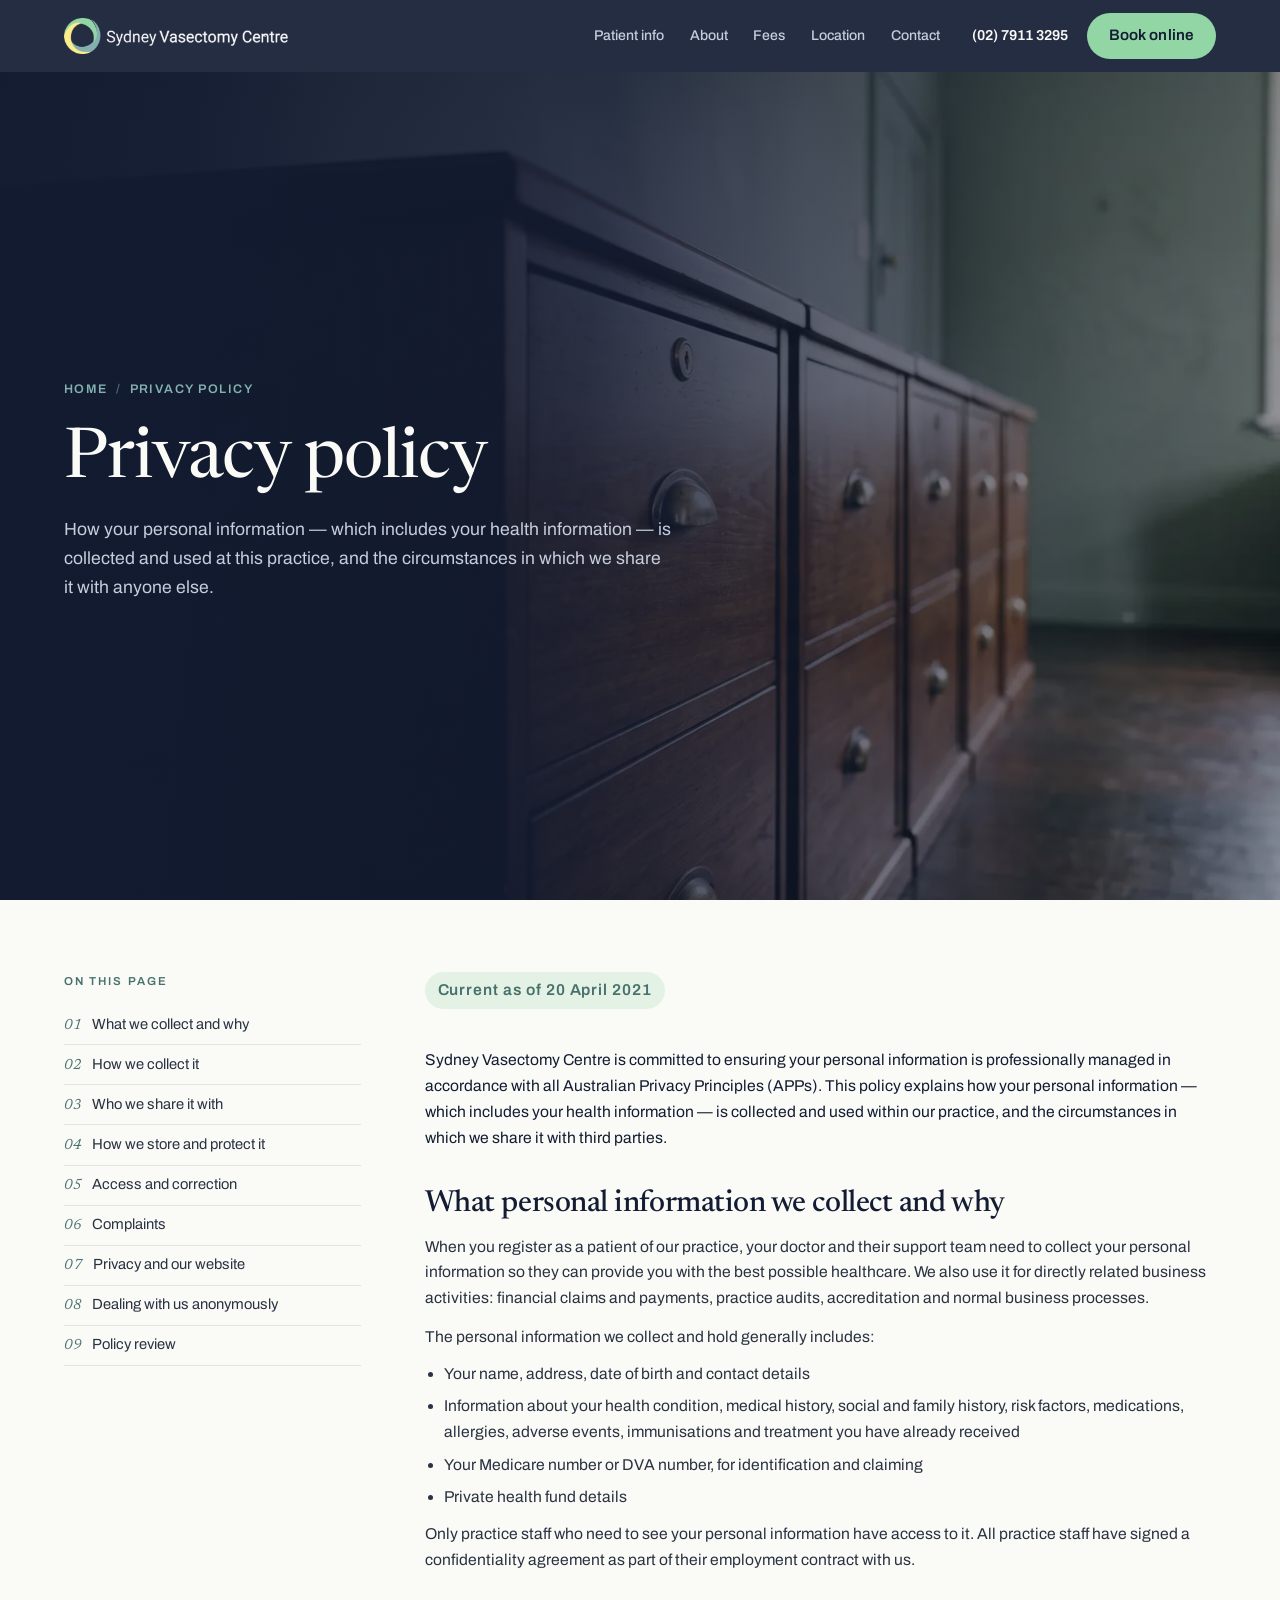
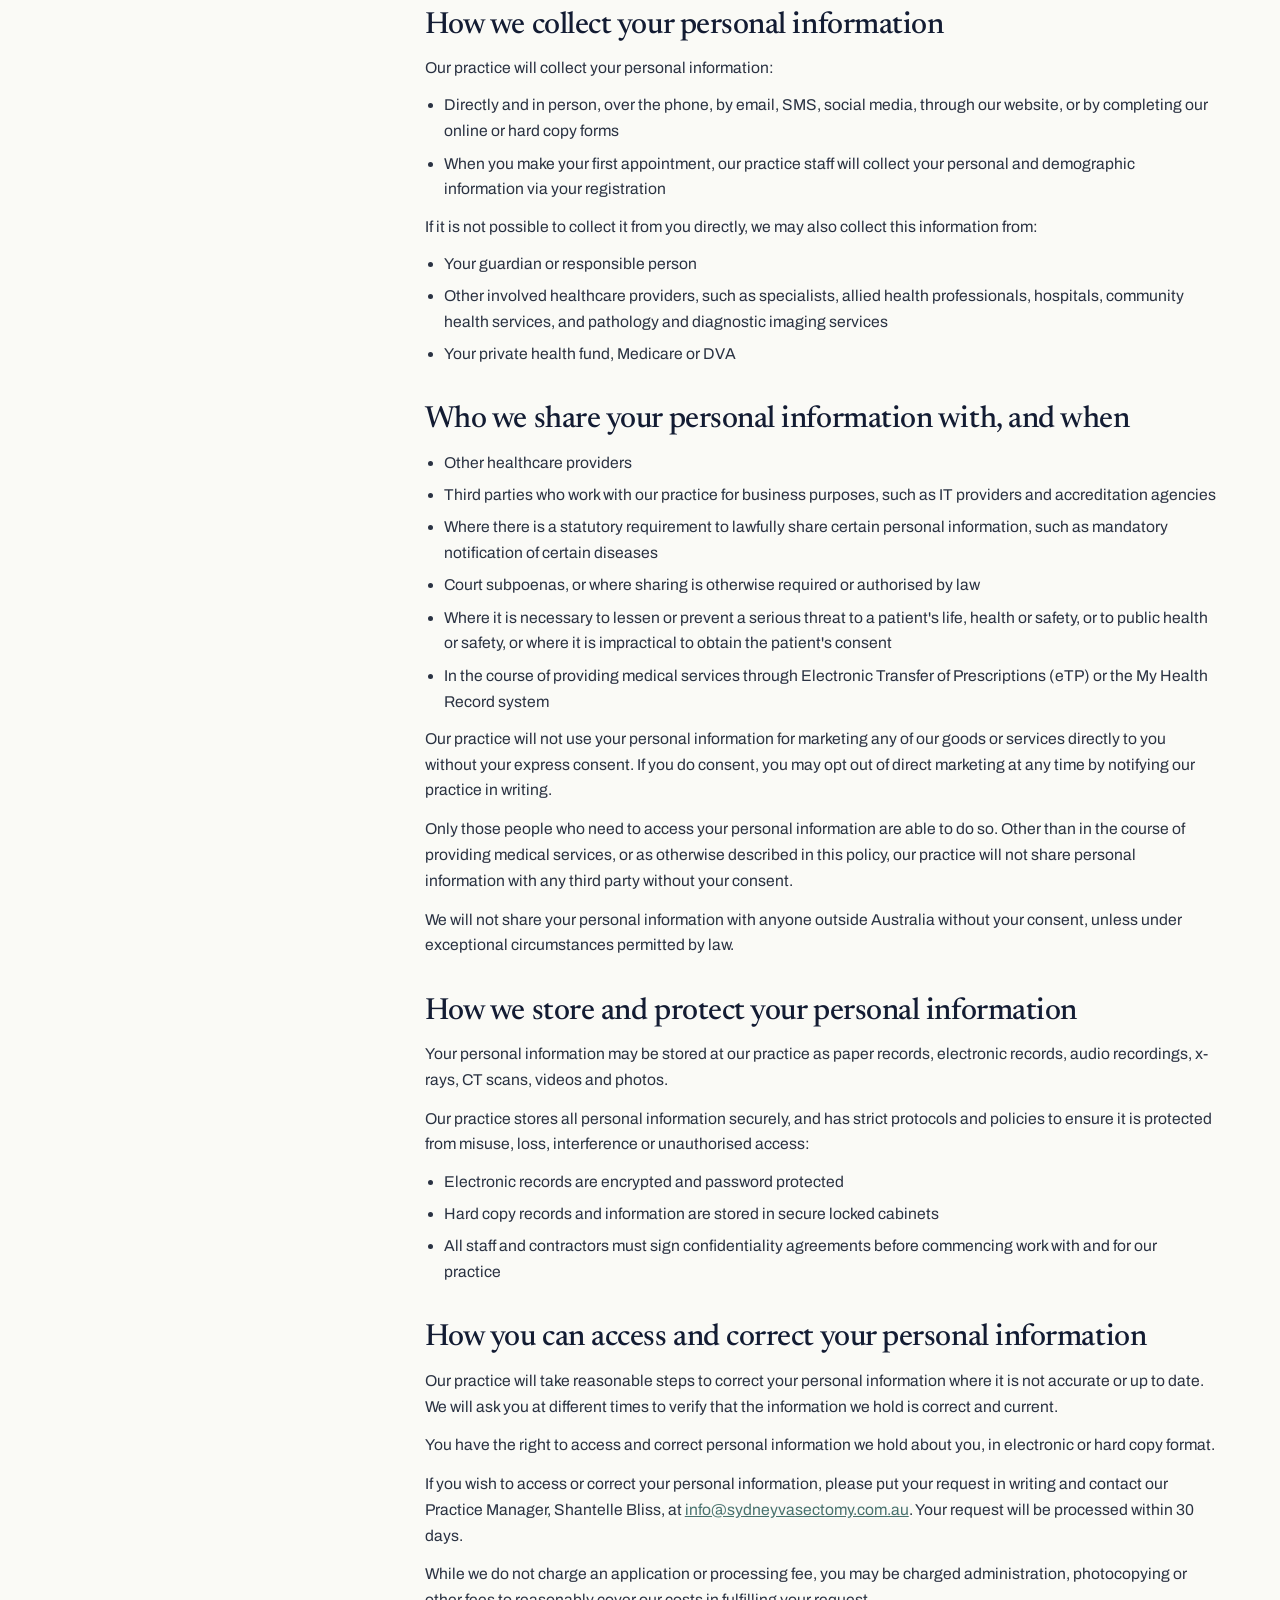
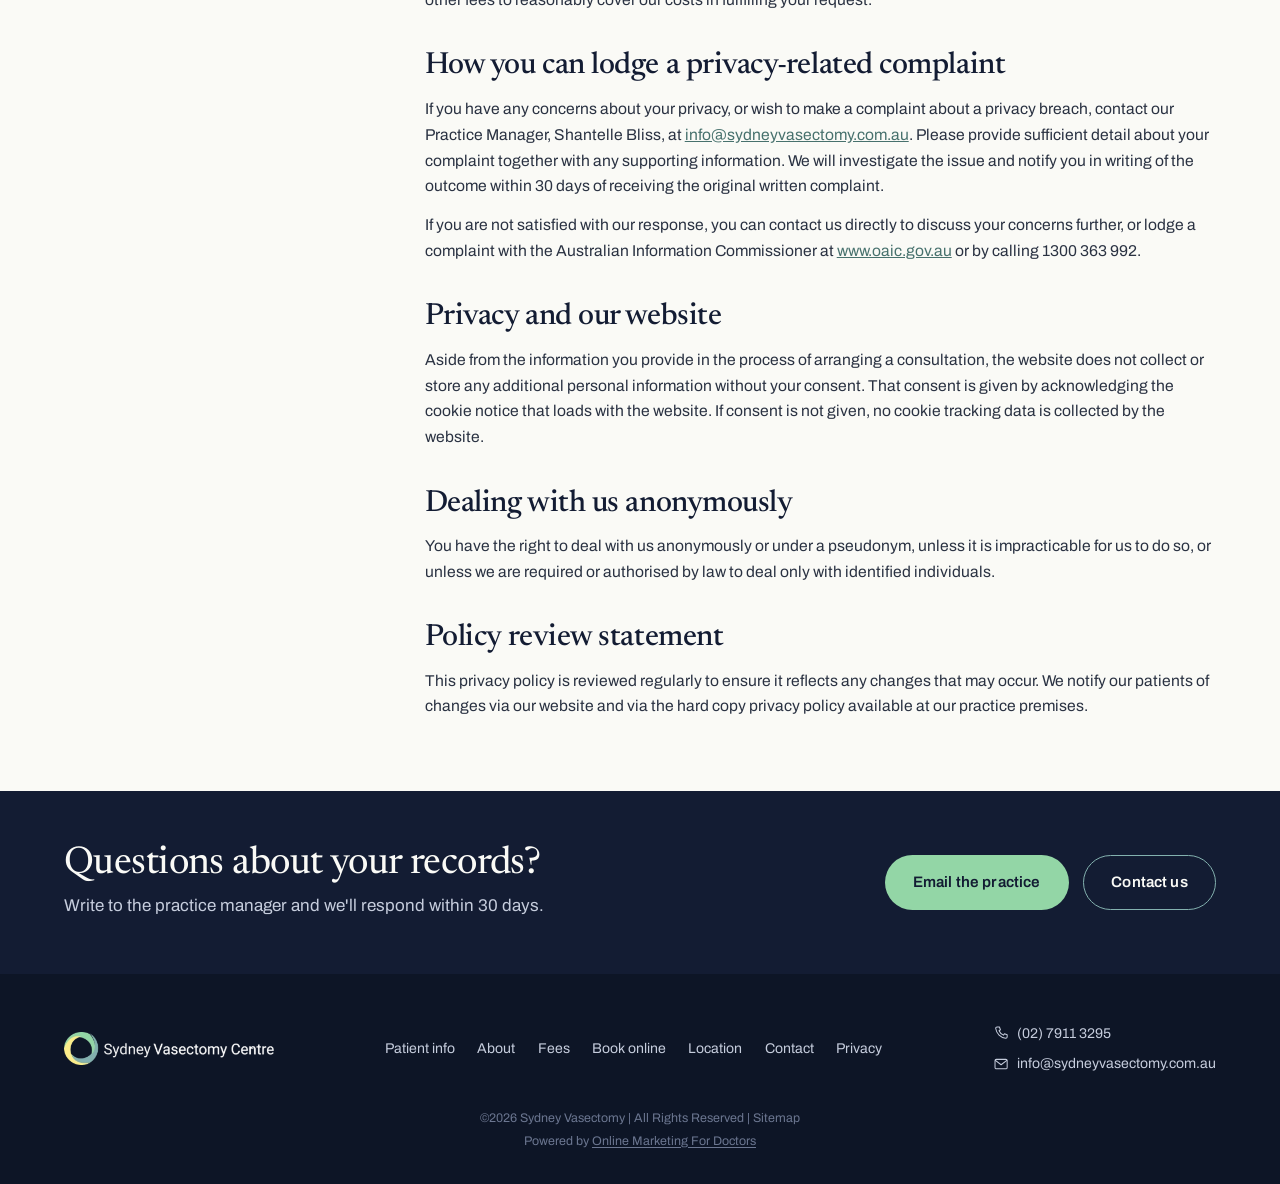
<file: privacy-policy.html>
<!DOCTYPE html>
<html lang="en-AU">
<head>
<meta charset="utf-8">
<meta name="viewport" content="width=device-width, initial-scale=1">
<title>Privacy Policy | Sydney Vasectomy Centre</title>
<meta name="description" content="How the Sydney Vasectomy Centre collects, stores, uses and shares your personal and health information, in accordance with the Australian Privacy Principles.">
<link rel="icon" type="image/png" href="assets/img/logo-mark.png">
<link rel="stylesheet" href="assets/css/style.css">
<link rel="stylesheet" href="assets/css/pages.css">
</head>
<body id="top">

<header class="topbar">
  <a class="brand" href="index.html">
    <img src="assets/img/logo.png" alt="Sydney Vasectomy Centre" width="380" height="60">
  </a>
  <nav class="nav" aria-label="Main">
    <a href="patient-information.html">Patient info</a>
    <a href="about.html">About</a>
    <a href="fees.html">Fees</a>
    <a href="location.html">Location</a>
    <a href="contact.html">Contact</a>
  </nav>
  <div class="topbar-actions">
    <a class="phone" href="tel:0279113295">(02) 7911 3295</a>
    <a class="btn btn-mint" href="book.html">Book online</a>
  </div>
  <button class="nav-toggle" aria-expanded="false" aria-label="Open menu"><span></span></button>
</header>

<main>

  <!-- ============ HERO ============ -->
  <section class="page-hero">
    <img class="page-hero-bg" src="assets/img/privacy-files.webp" alt="" width="1500" height="857">
    <div class="page-hero-inner">
      <p class="crumbs"><a href="index.html">Home</a><span>/</span>Privacy policy</p>
      <h1>Privacy policy</h1>
      <p class="lede-light">How your personal information — which includes your health
      information — is collected and used at this practice, and the circumstances in which
      we share it with anyone else.</p>
    </div>
  </section>

  <!-- ============ DOCUMENT ============ -->
  <section class="band-paper">
    <div class="wrap">
      <div class="doc-layout">
        <nav class="doc-toc" aria-label="On this page">
          <p>On this page</p>
          <ol>
            <li><a href="#collect">What we collect and why</a></li>
            <li><a href="#how">How we collect it</a></li>
            <li><a href="#share">Who we share it with</a></li>
            <li><a href="#store">How we store and protect it</a></li>
            <li><a href="#access">Access and correction</a></li>
            <li><a href="#complaints">Complaints</a></li>
            <li><a href="#website">Privacy and our website</a></li>
            <li><a href="#anonymous">Dealing with us anonymously</a></li>
            <li><a href="#review">Policy review</a></li>
          </ol>
        </nav>

        <div class="doc-body">
          <p class="doc-meta">Current as of 20 April 2021</p>
          <p class="lede">Sydney Vasectomy Centre is committed to ensuring your personal
          information is professionally managed in accordance with all Australian Privacy
          Principles (APPs). This policy explains how your personal information — which
          includes your health information — is collected and used within our practice, and
          the circumstances in which we share it with third parties.</p>

          <h2 id="collect">What personal information we collect and why</h2>
          <p>When you register as a patient of our practice, your doctor and their support
          team need to collect your personal information so they can provide you with the
          best possible healthcare. We also use it for directly related business activities:
          financial claims and payments, practice audits, accreditation and normal business
          processes.</p>
          <p>The personal information we collect and hold generally includes:</p>
          <ul>
            <li>Your name, address, date of birth and contact details</li>
            <li>Information about your health condition, medical history, social and family
            history, risk factors, medications, allergies, adverse events, immunisations and
            treatment you have already received</li>
            <li>Your Medicare number or DVA number, for identification and claiming</li>
            <li>Private health fund details</li>
          </ul>
          <p>Only practice staff who need to see your personal information have access to
          it. All practice staff have signed a confidentiality agreement as part of their
          employment contract with us.</p>

          <h2 id="how">How we collect your personal information</h2>
          <p>Our practice will collect your personal information:</p>
          <ul>
            <li>Directly and in person, over the phone, by email, SMS, social media, through
            our website, or by completing our online or hard copy forms</li>
            <li>When you make your first appointment, our practice staff will collect your
            personal and demographic information via your registration</li>
          </ul>
          <p>If it is not possible to collect it from you directly, we may also collect this
          information from:</p>
          <ul>
            <li>Your guardian or responsible person</li>
            <li>Other involved healthcare providers, such as specialists, allied health
            professionals, hospitals, community health services, and pathology and diagnostic
            imaging services</li>
            <li>Your private health fund, Medicare or DVA</li>
          </ul>

          <h2 id="share">Who we share your personal information with, and when</h2>
          <ul>
            <li>Other healthcare providers</li>
            <li>Third parties who work with our practice for business purposes, such as IT
            providers and accreditation agencies</li>
            <li>Where there is a statutory requirement to lawfully share certain personal
            information, such as mandatory notification of certain diseases</li>
            <li>Court subpoenas, or where sharing is otherwise required or authorised by law</li>
            <li>Where it is necessary to lessen or prevent a serious threat to a patient's
            life, health or safety, or to public health or safety, or where it is impractical
            to obtain the patient's consent</li>
            <li>In the course of providing medical services through Electronic Transfer of
            Prescriptions (eTP) or the My Health Record system</li>
          </ul>
          <p>Our practice will not use your personal information for marketing any of our
          goods or services directly to you without your express consent. If you do consent,
          you may opt out of direct marketing at any time by notifying our practice in
          writing.</p>
          <p>Only those people who need to access your personal information are able to do
          so. Other than in the course of providing medical services, or as otherwise
          described in this policy, our practice will not share personal information with any
          third party without your consent.</p>
          <p>We will not share your personal information with anyone outside Australia
          without your consent, unless under exceptional circumstances permitted by law.</p>

          <h2 id="store">How we store and protect your personal information</h2>
          <p>Your personal information may be stored at our practice as paper records,
          electronic records, audio recordings, x-rays, CT scans, videos and photos.</p>
          <p>Our practice stores all personal information securely, and has strict protocols
          and policies to ensure it is protected from misuse, loss, interference or
          unauthorised access:</p>
          <ul>
            <li>Electronic records are encrypted and password protected</li>
            <li>Hard copy records and information are stored in secure locked cabinets</li>
            <li>All staff and contractors must sign confidentiality agreements before
            commencing work with and for our practice</li>
          </ul>

          <h2 id="access">How you can access and correct your personal information</h2>
          <p>Our practice will take reasonable steps to correct your personal information
          where it is not accurate or up to date. We will ask you at different times to
          verify that the information we hold is correct and current.</p>
          <p>You have the right to access and correct personal information we hold about you,
          in electronic or hard copy format.</p>
          <p>If you wish to access or correct your personal information, please put your
          request in writing and contact our Practice Manager, Shantelle Bliss, at
          <a href="mailto:info@sydneyvasectomy.com.au">info@sydneyvasectomy.com.au</a>. Your
          request will be processed within 30 days.</p>
          <p>While we do not charge an application or processing fee, you may be charged
          administration, photocopying or other fees to reasonably cover our costs in
          fulfilling your request.</p>

          <h2 id="complaints">How you can lodge a privacy-related complaint</h2>
          <p>If you have any concerns about your privacy, or wish to make a complaint about a
          privacy breach, contact our Practice Manager, Shantelle Bliss, at
          <a href="mailto:info@sydneyvasectomy.com.au">info@sydneyvasectomy.com.au</a>. Please
          provide sufficient detail about your complaint together with any supporting
          information. We will investigate the issue and notify you in writing of the outcome
          within 30 days of receiving the original written complaint.</p>
          <p>If you are not satisfied with our response, you can contact us directly to
          discuss your concerns further, or lodge a complaint with the Australian Information
          Commissioner at <a href="https://www.oaic.gov.au" rel="noopener">www.oaic.gov.au</a>
          or by calling 1300 363 992.</p>

          <h2 id="website">Privacy and our website</h2>
          <p>Aside from the information you provide in the process of arranging a
          consultation, the website does not collect or store any additional personal
          information without your consent. That consent is given by acknowledging the cookie
          notice that loads with the website. If consent is not given, no cookie tracking data
          is collected by the website.</p>

          <h2 id="anonymous">Dealing with us anonymously</h2>
          <p>You have the right to deal with us anonymously or under a pseudonym, unless it
          is impracticable for us to do so, or unless we are required or authorised by law to
          deal only with identified individuals.</p>

          <h2 id="review">Policy review statement</h2>
          <p>This privacy policy is reviewed regularly to ensure it reflects any changes that
          may occur. We notify our patients of changes via our website and via the hard copy
          privacy policy available at our practice premises.</p>
        </div>
      </div>
    </div>
  </section>

  <!-- ============ CTA ============ -->
  <section class="band-ink">
    <div class="cta-strip">
      <div>
        <h2>Questions about your records?</h2>
        <p class="lede-light">Write to the practice manager and we'll respond within 30 days.</p>
      </div>
      <div class="hero-cta">
        <a class="btn btn-mint" href="mailto:info@sydneyvasectomy.com.au">Email the practice</a>
        <a class="btn btn-ghost" href="contact.html">Contact us</a>
      </div>
    </div>
  </section>

</main>

<footer class="footer">
  <div class="footer-inner">
    <img class="footer-logo" src="assets/img/logo.png" alt="Sydney Vasectomy Centre" width="380" height="60">
    <nav aria-label="Footer">
      <a href="patient-information.html">Patient info</a>
      <a href="about.html">About</a>
      <a href="fees.html">Fees</a>
      <a href="book.html">Book online</a>
      <a href="location.html">Location</a>
      <a href="contact.html">Contact</a>
      <a href="privacy-policy.html">Privacy</a>
    </nav>
    <div class="footer-contact">
      <a href="tel:0279113295">
        <svg class="icon" viewBox="0 0 24 24" aria-hidden="true"><path d="M6.5 3h3l1.5 4-2 1.5a12 12 0 0 0 6.5 6.5L17 13l4 1.5v3a2 2 0 0 1-2.2 2A17 17 0 0 1 4 5.2 2 2 0 0 1 6 3z"/></svg>
        (02) 7911 3295
      </a>
      <a href="mailto:info@sydneyvasectomy.com.au">
        <svg class="icon" viewBox="0 0 24 24" aria-hidden="true"><rect x="3" y="5" width="18" height="14" rx="2"/><path d="M3.5 6.5 12 13l8.5-6.5"/></svg>
        info@sydneyvasectomy.com.au
      </a>
    </div>
  </div>
  <p class="footer-legal">©2026 Sydney Vasectomy | All Rights Reserved | Sitemap<br>
  Powered by <a href="https://onlinemarketingfordoctors.com/" rel="noopener">Online Marketing For Doctors</a></p>
</footer>

<a class="to-top" href="#top" aria-label="Back to top">
  <svg class="icon" viewBox="0 0 24 24" aria-hidden="true"><path d="M12 19V6"/><path d="m6 11.5 6-6 6 6"/></svg>
</a>

<script src="assets/js/main.js"></script>
</body>
</html>
</file>
<file: assets/css/style.css>
/* ================================================================
   Sydney Vasectomy Centre — editorial rebuild
   Palette: scrub ink, paper, logo mint / butter / teal
   Type: Newsreader (display) + Archivo (text)
   ================================================================ */

@font-face {
  font-family: 'Newsreader';
  src: url('../fonts/Newsreader[opsz,wght].woff2') format('woff2');
  font-weight: 200 800;
  font-style: normal;
  font-display: swap;
}
@font-face {
  font-family: 'Newsreader';
  src: url('../fonts/Newsreader-Italic[opsz,wght].woff2') format('woff2');
  font-weight: 200 800;
  font-style: italic;
  font-display: swap;
}
@font-face {
  font-family: 'Archivo';
  src: url('../fonts/Archivo[wdth,wght].woff2') format('woff2');
  font-weight: 100 900;
  font-stretch: 62.5% 125%;
  font-display: swap;
}

:root {
  --ink: #131c33;
  --navy: #1d2947;
  --paper: #fafaf6;
  --sage: #eef1ea;
  --mint: #93d6a6;
  --butter: #fded8a;
  --teal: #83b1af;
  --teal-deep: #47716d;
  --text: #2a3242;
  --text-light: #c6cddd;
  --serif: 'Newsreader', 'Iowan Old Style', Georgia, serif;
  --sans: 'Archivo', 'Helvetica Neue', Arial, sans-serif;
  --gutter: clamp(1.25rem, 5vw, 4.5rem);
  --topbar-h: 72px;
}

* { margin: 0; padding: 0; box-sizing: border-box; }

html { scroll-behavior: smooth; }
@media (prefers-reduced-motion: reduce) {
  html { scroll-behavior: auto; }
  *, *::before, *::after { animation: none !important; transition: none !important; }
}

body {
  font-family: var(--sans);
  font-size: 1.0625rem;
  line-height: 1.65;
  color: var(--text);
  background: var(--paper);
  -webkit-font-smoothing: antialiased;
}

img { max-width: 100%; height: auto; display: block; }

h1, h2, h3 {
  font-family: var(--serif);
  font-optical-sizing: auto;
  font-weight: 500;
  line-height: 1.04;
  letter-spacing: -0.015em;
  color: var(--ink);
}

a { color: var(--teal-deep); }

mark {
  background: linear-gradient(104deg, transparent 2%, var(--butter) 5%, var(--butter) 96%, transparent 98%);
  padding: 0.05em 0.25em;
  margin: 0 -0.1em;
  color: inherit;
  border-radius: 2px;
}

.eyebrow {
  font-size: 0.72rem;
  font-weight: 600;
  font-stretch: 112%;
  letter-spacing: 0.22em;
  text-transform: uppercase;
  color: var(--teal-deep);
  margin-bottom: 1.1rem;
}
.eyebrow-light { color: var(--teal); }

/* ---------------- buttons ---------------- */
.btn {
  display: inline-block;
  font-family: var(--sans);
  font-weight: 600;
  font-size: 0.95rem;
  letter-spacing: 0.01em;
  text-decoration: none;
  padding: 0.85rem 1.7rem;
  border-radius: 999px;
  border: 1.5px solid transparent;
  transition: transform 0.15s ease, background-color 0.15s ease, color 0.15s ease;
}
.btn:hover { transform: translateY(-1px); }
.btn:focus-visible { outline: 3px solid var(--mint); outline-offset: 3px; }
.btn-mint { background: var(--mint); color: var(--ink); }
.btn-mint:hover { background: #a6e0b6; }
.btn-ghost { border-color: var(--teal); color: var(--paper); }
.btn-ghost:hover { border-color: var(--mint); color: var(--mint); }
.btn-navy { background: var(--ink); color: var(--paper); }
.btn-navy:hover { background: var(--navy); }

/* ---------------- topbar ---------------- */
.topbar {
  position: sticky;
  top: 0;
  z-index: 50;
  display: flex;
  align-items: center;
  gap: 2rem;
  padding: 0.8rem var(--gutter);
  background: rgba(19, 28, 51, 0.92);
  backdrop-filter: blur(8px);
}
.brand {
  display: flex;
  align-items: center;
  text-decoration: none;
  margin-right: auto;
}
.brand img { width: 224px; height: auto; }
.nav { display: flex; gap: 1.6rem; }
.nav a {
  font-size: 0.88rem;
  font-weight: 500;
  color: var(--text-light);
  text-decoration: none;
}
.nav a:hover { color: var(--mint); }
.topbar-actions { display: flex; align-items: center; gap: 1.2rem; }
.topbar-actions .btn { padding: 0.6rem 1.3rem; }
.phone {
  font-size: 0.9rem;
  font-weight: 600;
  color: var(--paper);
  text-decoration: none;
  white-space: nowrap;
}
.phone:hover { color: var(--mint); }
.nav-toggle { display: none; }

/* ---------------- hero ---------------- */
.hero {
  display: flex;
  flex-direction: column;
  min-height: calc(100vh - var(--topbar-h));
  min-height: calc(100svh - var(--topbar-h));
  background: var(--ink);
  color: var(--text-light);
  overflow: hidden;
}
.hero-inner {
  flex: 1;
  min-height: 0;
  width: 100%;
  display: grid;
  grid-template-columns: minmax(0, 1.1fr) minmax(0, 0.9fr);
  grid-template-rows: minmax(0, 1fr);
  /* centred, not bottom-aligned: end-alignment left a growing void above the
     copy on taller viewports */
  align-items: center;
  gap: 2rem;
  /* full-bleed like the topbar above and the stats strip below, so the copy
     shares their left edge instead of sitting in a centred 1280 island */
  padding: clamp(1.5rem, 4vh, 5rem) var(--gutter) 0;
}
.hero-copy { padding-bottom: clamp(1.5rem, 4vh, 4.5rem); }
.hero h1 {
  font-size: clamp(2.6rem, min(6.2vw, 10vh), 5.6rem);
  font-weight: 420;
  color: var(--paper);
  margin-bottom: clamp(0.9rem, 2.4vh, 1.6rem);
}
.hero .tally {
  font-style: italic;
  font-weight: 340;
  color: var(--butter);
  letter-spacing: 0.01em;
}
.hero-sub {
  max-width: 34rem;
  font-size: 1.14rem;
  margin-bottom: clamp(1.3rem, 3.2vh, 2.2rem);
}
.hero-sub strong { color: var(--paper); }
.hero-cta { display: flex; flex-wrap: wrap; gap: 0.9rem; }

.hero-portrait {
  position: relative;
  align-self: stretch;
  min-height: 0;
  display: flex;
  align-items: flex-end;
}
.hero-portrait img {
  /* taken out of flow so the portrait's intrinsic height can't inflate the
     hero past the viewport now that its column is full-bleed */
  position: absolute;
  inset: 0;
  width: 100%;
  height: 100%;
  object-fit: cover;
  object-position: 50% 18%;
  border-radius: 14px 14px 0 0;
  box-shadow: 0 -10px 60px -20px rgba(0, 0, 0, 0.6);
}
.hero-portrait figcaption {
  position: absolute;
  left: 1rem;
  bottom: 1rem;
  font-size: 0.7rem;
  font-weight: 600;
  font-stretch: 112%;
  letter-spacing: 0.14em;
  text-transform: uppercase;
  color: var(--paper);
  background: rgba(19, 28, 51, 0.72);
  backdrop-filter: blur(4px);
  padding: 0.35rem 0.8rem;
  border-radius: 999px;
}

.hero-stats {
  display: grid;
  grid-template-columns: repeat(4, 1fr);
  border-top: 1px solid rgba(131, 177, 175, 0.28);
}
.hero-stats > div {
  padding: clamp(0.9rem, 2.2vh, 1.4rem) var(--gutter);
  text-align: left;
}
.hero-stats > div + div { border-left: 1px solid rgba(131, 177, 175, 0.28); }
.hero-stats strong {
  display: block;
  font-family: var(--serif);
  font-size: 1.9rem;
  font-weight: 450;
  color: var(--mint);
  line-height: 1.1;
}
.hero-stats span { font-size: 0.85rem; }

/* ---------------- thin icons ---------------- */
.icon {
  width: 1.15em;
  height: 1.15em;
  flex: none;
  fill: none;
  stroke: currentColor;
  stroke-width: 1.5;
  stroke-linecap: round;
  stroke-linejoin: round;
  vertical-align: -0.18em;
}
.icon-lg {
  width: 2rem;
  height: 2rem;
  stroke-width: 1.2;
  color: var(--teal-deep);
  margin-bottom: 0.9rem;
  display: block;
}
.btn .icon { margin-right: 0.5rem; }
.btn { display: inline-flex; align-items: center; justify-content: center; }

/* ---------------- pillars ---------------- */
.pillars {
  display: grid;
  grid-template-columns: repeat(3, 1fr);
  gap: clamp(1.5rem, 4vw, 4rem);
  max-width: 1280px;
  margin: 0 auto;
  padding: clamp(3.5rem, 8vh, 6rem) var(--gutter);
}
.pillar h2 {
  font-size: 1.9rem;
  font-style: italic;
  font-weight: 460;
  margin-bottom: 0.7rem;
}
.pillar h2::after {
  content: '';
  display: block;
  width: 2.4rem;
  height: 4px;
  margin-top: 0.6rem;
  background: var(--mint);
  border-radius: 2px;
}
.pillar:nth-child(2) h2::after { background: var(--butter); }
.pillar:nth-child(3) h2::after { background: var(--teal); }
.pillar p { font-size: 0.98rem; }

/* ---------------- doctors ---------------- */
.doctors {
  background: var(--sage);
  padding: clamp(4rem, 9vh, 7rem) var(--gutter);
}
.section-head { max-width: 1280px; margin: 0 auto 3.5rem; }
.section-head h2, .faq h2, .pricing h2, .closing h2 {
  font-size: clamp(2rem, 4vw, 3.2rem);
  font-weight: 440;
}

.profile {
  display: grid;
  grid-template-columns: minmax(0, 5fr) minmax(0, 7fr);
  gap: clamp(2rem, 5vw, 5rem);
  align-items: center;
  max-width: 1280px;
  margin: 0 auto;
}
.profile + .profile { margin-top: clamp(3.5rem, 8vh, 6rem); }
.profile-flip { grid-template-columns: minmax(0, 7fr) minmax(0, 5fr); }
.profile-flip .profile-photo { order: 2; }
.profile-photo { position: relative; }
.profile-photo img {
  width: 100%;
  border-radius: 14px;
  box-shadow: 0 24px 60px -30px rgba(19, 28, 51, 0.45);
}
/* career tally, floated over the outer edge of each portrait */
.photo-stat {
  position: absolute;
  bottom: clamp(1rem, 3vw, 1.9rem);
  right: -1.25rem;
  padding: 0.8rem 1.2rem;
  background: var(--paper);
  border-radius: 12px;
  box-shadow: 0 18px 40px -18px rgba(19, 28, 51, 0.55);
}
.profile-flip .photo-stat { right: auto; left: -1.25rem; }
.photo-stat strong {
  display: block;
  font-family: var(--serif);
  font-weight: 500;
  font-size: 1.7rem;
  line-height: 1;
  color: var(--ink);
}
.photo-stat span {
  display: block;
  margin-top: 0.35rem;
  font-size: 0.7rem;
  font-weight: 600;
  letter-spacing: 0.09em;
  text-transform: uppercase;
  color: var(--teal-deep);
}
.profile-body h3 {
  font-size: clamp(1.9rem, 3.2vw, 2.7rem);
  margin-bottom: 0.35rem;
}
.credentials {
  font-size: 0.85rem;
  font-weight: 600;
  color: var(--teal-deep);
  margin-bottom: 1.2rem;
}
.profile-body > p + p { margin-top: 0.9rem; }

/* ---------------- duo band + why choose ---------------- */
.duo-band {
  display: grid;
  grid-template-columns: minmax(0, 7fr) minmax(0, 5fr);
  align-items: stretch;
  background: var(--paper);
}
.duo-image { position: relative; min-height: clamp(320px, 40vw, 620px); }
.duo-image img {
  position: absolute;
  inset: 0;
  width: 100%;
  height: 100%;
  object-fit: cover;
}
.duo-image figcaption {
  position: absolute;
  left: 0;
  bottom: 0;
  padding: 2.2rem var(--gutter) 1.6rem;
  width: 100%;
  color: var(--paper);
  font-size: 0.95rem;
  background: linear-gradient(transparent, rgba(19, 28, 51, 0.82));
}
.duo-image figcaption span {
  display: block;
  font-family: var(--serif);
  font-size: 1.5rem;
  font-style: italic;
}
.why-choose {
  padding: clamp(2.5rem, 5vw, 4rem);
  display: flex;
  flex-direction: column;
  justify-content: center;
}
.why-choose h2 { font-size: clamp(1.7rem, 2.6vw, 2.3rem); margin-bottom: 1.4rem; }
.checklist { list-style: none; margin-bottom: 2rem; }
.checklist li {
  position: relative;
  padding: 0.55rem 0 0.55rem 2.1rem;
  border-bottom: 1px solid #e2e5da;
  font-size: 0.98rem;
}
.checklist li::before {
  content: '';
  position: absolute;
  left: 0;
  top: 0.85rem;
  width: 1.15rem;
  height: 1.15rem;
  border-radius: 50%;
  background: var(--mint) url("data:image/svg+xml,%3Csvg xmlns='http://www.w3.org/2000/svg' viewBox='0 0 16 16'%3E%3Cpath fill='none' stroke='%23131c33' stroke-width='2.2' stroke-linecap='round' stroke-linejoin='round' d='M3.5 8.5l3 3 6-7'/%3E%3C/svg%3E") center/70% no-repeat;
}
.why-choose .btn { align-self: flex-start; }

/* ---------------- how it works ---------------- */
.how {
  background: var(--navy);
  color: var(--text-light);
  padding: clamp(4rem, 9vh, 7rem) var(--gutter);
}
.how-intro { max-width: 1280px; margin: 0 auto 3rem; }
.how-intro h2 {
  color: var(--paper);
  font-size: clamp(2rem, 4vw, 3.2rem);
  margin-bottom: 1rem;
}
.how-intro p { max-width: 36rem; }
.steps {
  max-width: 1280px;
  margin: 0 auto;
  columns: 2;
  column-gap: clamp(2rem, 5vw, 5rem);
  list-style: none;
  counter-reset: step;
}
.steps li {
  counter-increment: step;
  break-inside: avoid;
  position: relative;
  padding: 0 0 1.6rem 3.4rem;
  font-size: 1rem;
}
.steps li::before {
  content: counter(step, decimal-leading-zero);
  position: absolute;
  left: 0;
  top: -0.35rem;
  font-family: var(--serif);
  font-style: italic;
  font-size: 1.9rem;
  font-weight: 350;
  color: var(--butter);
}
.video-figure {
  max-width: 1000px;
  margin: 0 auto 3.5rem;
}
.video-figure video {
  width: 100%;
  height: auto;
  display: block;
  border-radius: 14px;
  background: #0d1526;
  box-shadow: 0 30px 70px -35px rgba(0, 0, 0, 0.8);
}
.video-figure figcaption {
  display: flex;
  align-items: center;
  gap: 0.5rem;
  margin-top: 0.9rem;
  font-size: 0.88rem;
  color: var(--teal);
}
.video-figure figcaption .icon { fill: currentColor; }

.how-cta {
  max-width: 1280px;
  margin: 1.5rem auto 0;
  display: flex;
  align-items: center;
  gap: 1.4rem;
  font-family: var(--serif);
  font-style: italic;
  font-size: 1.3rem;
  color: var(--paper);
}

/* ---------------- pricing ---------------- */
.pricing {
  display: grid;
  grid-template-columns: minmax(0, 6fr) minmax(0, 6fr);
  gap: clamp(2.5rem, 6vw, 6rem);
  align-items: center;
  max-width: 1280px;
  margin: 0 auto;
  padding: clamp(4rem, 9vh, 7rem) var(--gutter);
}
.pricing h2 { margin-bottom: 1.8rem; }
.ledger {
  width: 100%;
  max-width: 26rem;
  border-collapse: collapse;
  margin-bottom: 1.6rem;
  font-size: 1.05rem;
}
.ledger td { padding: 0.65rem 0; border-bottom: 1px solid #e2e5da; }
.ledger td:last-child { text-align: right; font-weight: 600; color: var(--ink); }
.ledger-total td {
  border-bottom: none;
  border-top: 2px solid var(--ink);
  font-family: var(--serif);
  font-size: 1.5rem;
  color: var(--ink);
}
.ledger-total td:last-child mark { font-size: 1.9rem; font-weight: 550; }
.pricing p { max-width: 30rem; }
.pricing p + p { margin-top: 0.9rem; }
.lede {
  font-size: 1.08rem;
  color: var(--ink);
  margin-bottom: 1.6rem;
}
.pricing h2 + .lede { margin-top: -0.6rem; }
.fine { font-size: 0.92rem; color: #5a6272; }
.pricing-photo img {
  border-radius: 14px;
  box-shadow: 0 24px 60px -30px rgba(19, 28, 51, 0.4);
}
.pricing-photo figcaption {
  margin-top: 0.8rem;
  font-size: 0.88rem;
  color: #5a6272;
}

/* ---------------- faq ---------------- */
.faq {
  /* full-bleed sage band while the grid keeps its max-width; restores the tonal
     break that the removed reviews section used to provide */
  background: var(--sage);
  box-shadow: 0 0 0 100vmax var(--sage);
  clip-path: inset(0 -100vmax);
  display: grid;
  grid-template-columns: minmax(0, 5fr) minmax(0, 7fr);
  gap: clamp(2.5rem, 6vw, 6rem);
  max-width: 1280px;
  margin: 0 auto;
  padding: clamp(4rem, 9vh, 7rem) var(--gutter);
  align-items: start;
}
/* on Fees the FAQ already follows a sage band — keep it on paper there */
.band-sage + .faq { background: none; box-shadow: none; clip-path: none; }
.faq-head { position: sticky; top: 6rem; }
.faq-head h2 { margin-bottom: 1rem; }
.faq-list details {
  border-bottom: 1px solid #e2e5da;
}
.faq-list summary {
  cursor: pointer;
  list-style: none;
  position: relative;
  padding: 1.1rem 2.5rem 1.1rem 0;
  font-family: var(--serif);
  font-size: 1.22rem;
  font-weight: 480;
  color: var(--ink);
}
.faq-list summary::-webkit-details-marker { display: none; }
.faq-list summary::after {
  content: '+';
  position: absolute;
  right: 0.2rem;
  top: 50%;
  transform: translateY(-50%);
  font-family: var(--sans);
  font-size: 1.4rem;
  font-weight: 300;
  color: var(--teal-deep);
  transition: transform 0.2s ease;
}
.faq-list details[open] summary::after { transform: translateY(-50%) rotate(45deg); }
.faq-list details > div { padding: 0 0 1.3rem; max-width: 40rem; }
.faq-list details p + p { margin-top: 0.8rem; }
.faq-list summary:focus-visible { outline: 3px solid var(--mint); outline-offset: 2px; }

/* ---------------- closing (full bleed) ---------------- */
.closing {
  position: relative;
  isolation: isolate;
  display: flex;
  align-items: center;
  min-height: clamp(460px, 68vh, 680px);
  background: var(--ink);
  color: var(--text-light);
  overflow: hidden;
}
.closing-bg {
  position: absolute;
  inset: 0;
  width: 100%;
  height: 100%;
  object-fit: cover;
  object-position: center 40%;
  z-index: -2;
}
.closing::after {
  content: '';
  position: absolute;
  inset: 0;
  z-index: -1;
  background:
    linear-gradient(100deg, rgba(19, 28, 51, 0.94) 0%, rgba(19, 28, 51, 0.82) 42%, rgba(19, 28, 51, 0.35) 72%, rgba(19, 28, 51, 0.15) 100%),
    linear-gradient(rgba(19, 28, 51, 0.25), rgba(19, 28, 51, 0.45));
}
.closing-inner {
  width: 100%;
  max-width: 1280px;
  margin: 0 auto;
  padding: clamp(4rem, 10vh, 6rem) var(--gutter);
}
.closing h2 { color: var(--paper); margin-bottom: 1.2rem; }
.closing p { max-width: 30rem; margin-bottom: 2rem; }

/* ---------------- footer ---------------- */
.footer {
  background: #0d1526;
  color: var(--text-light);
  padding: 3rem var(--gutter) 2rem;
}
.footer-inner {
  display: flex;
  flex-wrap: wrap;
  align-items: center;
  gap: 2rem;
  max-width: 1280px;
  margin: 0 auto 2rem;
}
.footer-logo { width: 210px; height: auto; }
.footer nav { display: flex; flex-wrap: wrap; gap: 1.4rem; margin: 0 auto; }
.footer nav a, .footer-contact a {
  color: var(--text-light);
  font-size: 0.88rem;
  text-decoration: none;
}
.footer nav a:hover, .footer-contact a:hover { color: var(--mint); }
.footer-contact { display: flex; flex-direction: column; gap: 0.45rem; }
.footer-contact a { display: inline-flex; align-items: center; gap: 0.5rem; }
.footer-legal {
  text-align: center;
  font-size: 0.78rem;
  color: #6b7690;
  line-height: 1.8;
}

/* ---------------- reveal animation ---------------- */
.reveal {
  opacity: 0;
  transform: translateY(24px);
  transition: opacity 0.7s ease, transform 0.7s ease;
}
.reveal.is-visible { opacity: 1; transform: none; }
@media (prefers-reduced-motion: reduce) {
  .reveal { opacity: 1; transform: none; }
}

/* ---------------- responsive ---------------- */
@media (max-width: 1080px) {
  .nav { display: none; }
}

@media (max-width: 900px) {
  .hero-inner { grid-template-columns: 1fr; }
  .hero-portrait { max-width: 420px; margin: 1.5rem auto 0; }
  /* stacked: back into normal flow so the figure gets its height */
  .hero-portrait img { position: static; height: auto; }
  .hero-stats { grid-template-columns: repeat(2, 1fr); }
  .hero-stats > div:nth-child(3) { border-left: none; }
  .hero-stats > div:nth-child(n+3) { border-top: 1px solid rgba(131, 177, 175, 0.28); }
  .pillars { grid-template-columns: 1fr; gap: 2.2rem; }
  .profile { grid-template-columns: 1fr; }
  .profile-flip .profile-photo { order: 0; }
  .profile-photo { max-width: 420px; }
  .photo-stat,
  .profile-flip .photo-stat { right: 0.9rem; left: auto; }
  .duo-band { grid-template-columns: 1fr; }
  .pricing { grid-template-columns: 1fr; }
  .steps { columns: 1; }
  .faq { grid-template-columns: 1fr; }
  .faq-head { position: static; }
  .closing::after {
    background: linear-gradient(rgba(19, 28, 51, 0.72), rgba(19, 28, 51, 0.92));
  }
}

@media (max-width: 560px) {
  .topbar { gap: 0.8rem; }
  .phone { display: none; }
  .brand img { width: 168px; }
  .topbar-actions .btn { padding: 0.55rem 1rem; font-size: 0.85rem; }
  .hero h1 { font-size: clamp(2.5rem, 11vw, 3.4rem); }
  .hero-stats strong { font-size: 1.5rem; }
  .hero-portrait figcaption {
    left: 0.7rem;
    right: 0.7rem;
    bottom: 0.7rem;
    font-size: 0.62rem;
    letter-spacing: 0.1em;
    text-align: center;
  }
}

/* ---------------- back to top ---------------- */
.footer-legal a {
  color: inherit;
  text-decoration: underline;
  text-underline-offset: 2px;
}
.footer-legal a:hover { color: var(--mint); }

.to-top {
  position: fixed;
  right: clamp(1rem, 3vw, 2rem);
  bottom: clamp(1rem, 3vw, 2rem);
  z-index: 45;
  display: grid;
  place-items: center;
  width: 3rem;
  height: 3rem;
  border-radius: 50%;
  background: var(--ink);
  color: var(--paper);
  /* hairline keeps the ink circle legible against the dark footer too */
  border: 1px solid rgba(131, 177, 175, 0.5);
  box-shadow: 0 14px 32px -12px rgba(19, 28, 51, 0.6);
  transition: opacity 0.25s ease, transform 0.25s ease, background 0.2s ease;
}
.to-top .icon { width: 1.25rem; height: 1.25rem; stroke-width: 1.8; }
.to-top:hover { background: var(--navy); border-color: var(--mint); color: var(--mint); }
.to-top:focus-visible { outline: 3px solid var(--mint); outline-offset: 3px; }
/* JS adds is-hidden on load, so the button still works with scripting off */
.to-top.is-hidden {
  opacity: 0;
  transform: translateY(0.75rem);
  pointer-events: none;
}
</file>
<file: assets/css/pages.css>
/* ================================================================
   Sydney Vasectomy Centre — inner page components
   Extends assets/css/style.css (tokens, topbar, buttons, footer)
   ================================================================ */

/* ---------------- page hero ---------------- */
.page-hero {
  position: relative;
  isolation: isolate;
  display: flex;
  flex-direction: column;
  min-height: calc(100vh - var(--topbar-h));
  min-height: calc(100svh - var(--topbar-h));
  background: var(--ink);
  color: var(--text-light);
  overflow: hidden;
}
.page-hero-bg {
  position: absolute;
  inset: 0;
  width: 100%;
  height: 100%;
  object-fit: cover;
  z-index: -2;
}
.page-hero::after {
  content: '';
  position: absolute;
  inset: 0;
  z-index: -1;
  background: linear-gradient(96deg, rgba(19, 28, 51, 0.95) 0%, rgba(19, 28, 51, 0.86) 45%, rgba(19, 28, 51, 0.5) 78%, rgba(19, 28, 51, 0.3) 100%);
}
.page-hero-inner {
  flex: 1;
  display: flex;
  flex-direction: column;
  justify-content: center;
  width: 100%;
  /* full-bleed, matching the topbar and the .facts strip below */
  padding: clamp(3rem, 8vh, 5.5rem) var(--gutter) clamp(3rem, 7vh, 4.5rem);
}
.page-hero h1 {
  font-size: clamp(2.4rem, 5.4vw, 4.4rem);
  font-weight: 420;
  color: var(--paper);
  margin-bottom: 1.1rem;
}
.page-hero h1 em { font-style: italic; color: var(--butter); }
.page-hero .lede-light {
  max-width: 38rem;
  font-size: 1.1rem;
}

.crumbs {
  display: flex;
  align-items: center;
  gap: 0.5rem;
  margin-bottom: 1.6rem;
  font-size: 0.78rem;
  font-weight: 600;
  letter-spacing: 0.12em;
  text-transform: uppercase;
  color: var(--teal);
}
.crumbs a { color: var(--teal); text-decoration: none; }
.crumbs a:hover { color: var(--mint); }
.crumbs span { opacity: 0.55; }

/* ---------------- generic section shells ---------------- */
.wrap { max-width: 1280px; margin: 0 auto; padding: clamp(3.5rem, 8vh, 6rem) var(--gutter); }
.wrap-narrow { max-width: 940px; }
.band-sage { background: var(--sage); }
.band-paper { background: var(--paper); }
.band-ink { background: var(--ink); color: var(--text-light); }
.band-ink h2, .band-ink h3 { color: var(--paper); }
.band-navy { background: var(--navy); color: var(--text-light); }
.band-navy h2, .band-navy h3 { color: var(--paper); }

.section-title {
  font-size: clamp(1.9rem, 3.6vw, 3rem);
  font-weight: 440;
  margin-bottom: 1rem;
}
.section-intro { max-width: 40rem; margin-bottom: 2.6rem; }

/* split rows — alternating image / text */
.split {
  display: grid;
  grid-template-columns: minmax(0, 1fr) minmax(0, 1fr);
  gap: clamp(2rem, 5vw, 4.5rem);
  align-items: center;
}
.split + .split { margin-top: clamp(3rem, 7vh, 5rem); }
.split-flip .split-media { order: 2; }
.split-media img {
  width: 100%;
  border-radius: 14px;
  box-shadow: 0 24px 60px -32px rgba(19, 28, 51, 0.45);
}
.split-media figcaption {
  margin-top: 0.7rem;
  font-size: 0.85rem;
  color: #5a6272;
}

/* ---------------- procedure stepper + diagram ---------------- */
.procedure {
  display: grid;
  grid-template-columns: minmax(0, 5fr) minmax(0, 7fr);
  gap: clamp(2rem, 5vw, 4rem);
  align-items: start;
  max-width: 1280px;
  margin: 0 auto;
}
.diagram-panel {
  position: sticky;
  top: 6rem;
  background: #101a30;
  border: 1px solid rgba(131, 177, 175, 0.25);
  border-radius: 16px;
  padding: 1.5rem;
}
.diagram-panel svg { width: 100%; height: auto; display: block; }
.diagram-caption {
  margin-top: 1rem;
  padding-top: 1rem;
  border-top: 1px solid rgba(131, 177, 175, 0.22);
  font-size: 0.9rem;
  min-height: 3.4rem;
  color: var(--text-light);
}
.diagram-caption strong { color: var(--mint); display: block; margin-bottom: 0.2rem; }

/* anatomy diagram parts */
.dg-vas { stroke: #7f8db0; stroke-width: 5; fill: none; stroke-linecap: round; transition: stroke 0.4s ease; }
.dg-testis { fill: #223052; }
.dg-label { fill: #8f9bbb; font-size: 11px; font-family: 'Archivo', sans-serif; letter-spacing: 0.06em; }
.dg-mark {
  opacity: 0;
  transition: opacity 0.45s ease;
}
.dg-mark.on { opacity: 1; }

.steps-list { list-style: none; counter-reset: pstep; }
.steps-list li {
  counter-increment: pstep;
  position: relative;
  padding: 1rem 0 1rem 3.6rem;
  border-bottom: 1px solid rgba(131, 177, 175, 0.2);
  cursor: pointer;
  transition: color 0.25s ease;
}
.steps-list li::before {
  content: counter(pstep, decimal-leading-zero);
  position: absolute;
  left: 0;
  top: 0.85rem;
  font-family: var(--serif);
  font-style: italic;
  font-size: 1.5rem;
  color: rgba(253, 237, 138, 0.45);
  transition: color 0.25s ease;
}
.steps-list li.active::before { color: var(--butter); }
.steps-list li.active { color: var(--paper); }
.steps-list li:focus-visible { outline: 2px solid var(--mint); outline-offset: 3px; }

/* ---------------- timeline ---------------- */
.timeline {
  position: relative;
  list-style: none;
  margin-left: 0.6rem;
  padding-left: 2.2rem;
  border-left: 2px solid rgba(71, 113, 109, 0.25);
}
.timeline li {
  position: relative;
  padding-bottom: 2.2rem;
}
.timeline li:last-child { padding-bottom: 0; }
.timeline li::before {
  content: '';
  position: absolute;
  left: calc(-2.2rem - 7px);
  top: 0.45rem;
  width: 12px;
  height: 12px;
  border-radius: 50%;
  background: var(--mint);
  box-shadow: 0 0 0 4px var(--sage);
}
.timeline .t-year {
  display: block;
  font-family: var(--serif);
  font-style: italic;
  font-size: 1.5rem;
  color: var(--teal-deep);
  line-height: 1;
  margin-bottom: 0.3rem;
}
.timeline .t-body { font-size: 1rem; }

/* dark variant */
.band-ink .timeline, .band-navy .timeline { border-left-color: rgba(131, 177, 175, 0.3); }
.band-ink .timeline li::before, .band-navy .timeline li::before { box-shadow: 0 0 0 4px var(--ink); }
.band-ink .timeline .t-year, .band-navy .timeline .t-year { color: var(--butter); }

/* recovery timeline — horizontal */
.track {
  display: grid;
  grid-auto-flow: column;
  grid-auto-columns: minmax(180px, 1fr);
  gap: 0;
  overflow-x: auto;
  scroll-snap-type: x mandatory;
  padding-bottom: 0.5rem;
}
.track > li {
  scroll-snap-align: start;
  list-style: none;
  position: relative;
  padding: 2.6rem 1.2rem 0 0;
}
.track > li::before {
  content: '';
  position: absolute;
  left: 0;
  top: 0.9rem;
  width: 100%;
  height: 2px;
  background: rgba(131, 177, 175, 0.3);
}
.track > li::after {
  content: '';
  position: absolute;
  left: 0;
  top: 0.4rem;
  width: 13px;
  height: 13px;
  border-radius: 50%;
  background: var(--mint);
}
.track > li:last-child::before { background: linear-gradient(90deg, rgba(131,177,175,0.3), transparent); }
.track .t-when {
  display: block;
  font-family: var(--serif);
  font-style: italic;
  font-size: 1.35rem;
  color: var(--butter);
  margin-bottom: 0.35rem;
}
.track .t-what { font-size: 0.94rem; padding-right: 1rem; }

/* ---------------- tabs ---------------- */
.tabs {
  display: flex;
  flex-wrap: wrap;
  gap: 0.5rem;
  margin-bottom: 1.8rem;
}
.tab {
  display: inline-flex;
  align-items: center;
  gap: 0.5rem;
  font-family: var(--sans);
  font-size: 0.92rem;
  font-weight: 600;
  color: var(--text);
  background: transparent;
  border: 1.5px solid #d8ddd0;
  border-radius: 999px;
  padding: 0.6rem 1.2rem;
  cursor: pointer;
  transition: background 0.2s ease, color 0.2s ease, border-color 0.2s ease;
}
.tab:hover { border-color: var(--teal); }
.tab[aria-selected="true"] {
  background: var(--ink);
  border-color: var(--ink);
  color: var(--paper);
}
.tab:focus-visible { outline: 3px solid var(--mint); outline-offset: 2px; }
.tab-panel[hidden] { display: none; }
.tab-panel {
  background: var(--paper);
  border: 1px solid #e2e5da;
  border-radius: 14px;
  padding: clamp(1.5rem, 3vw, 2.2rem);
}
.tab-panel h3 { font-size: 1.35rem; margin-bottom: 0.7rem; }
.tab-panel ol, .tab-panel ul { margin: 0.8rem 0 0 1.1rem; }
.tab-panel li { margin-bottom: 0.45rem; }

/* ---------------- cost comparison diagram ---------------- */
.compare { display: grid; gap: 1.1rem; max-width: 44rem; }
.bar-row { display: grid; grid-template-columns: 9rem 1fr; align-items: center; gap: 1rem; }
.bar-label { font-size: 0.9rem; font-weight: 600; }
.bar-track { position: relative; height: 2.6rem; background: rgba(131, 177, 175, 0.16); border-radius: 6px; }
.bar-fill {
  height: 100%;
  border-radius: 6px;
  display: flex;
  align-items: center;
  padding: 0 0.8rem;
  font-family: var(--serif);
  font-size: 1.15rem;
  color: var(--ink);
  background: var(--mint);
  white-space: nowrap;
}
.bar-fill.is-high { background: #e6ddc0; }
.bar-note { font-size: 0.85rem; color: #5a6272; margin-top: 0.6rem; }

/* ---------------- checklist cards ---------------- */
.prep-grid {
  display: grid;
  grid-template-columns: repeat(auto-fit, minmax(230px, 1fr));
  gap: 1.4rem;
}
.prep-card {
  background: var(--paper);
  border: 1px solid #e2e5da;
  border-radius: 14px;
  padding: 1.5rem;
}
.prep-card .icon-lg { margin-bottom: 0.8rem; }
.prep-card h3 { font-size: 1.2rem; margin-bottom: 0.45rem; }
.prep-card p { font-size: 0.95rem; }

/* ---------------- fact strip ---------------- */
.facts {
  display: grid;
  grid-template-columns: repeat(auto-fit, minmax(190px, 1fr));
  border-top: 1px solid rgba(131, 177, 175, 0.28);
  border-bottom: 1px solid rgba(131, 177, 175, 0.28);
}
.facts > div { padding: 1.5rem var(--gutter); }
.facts > div + div { border-left: 1px solid rgba(131, 177, 175, 0.28); }
.facts strong {
  display: block;
  font-family: var(--serif);
  font-size: 1.8rem;
  font-weight: 450;
  color: var(--mint);
  line-height: 1.15;
}
.facts span { font-size: 0.85rem; }

/* ---------------- contact / location ---------------- */
.contact-grid {
  display: grid;
  grid-template-columns: minmax(0, 5fr) minmax(0, 7fr);
  gap: clamp(2rem, 5vw, 4rem);
  align-items: start;
}
.detail-list { list-style: none; margin: 0; }
.detail-list > div {
  display: flex;
  gap: 1rem;
  padding: 1.1rem 0;
  border-bottom: 1px solid #e2e5da;
}
.detail-list dd { margin: 0; }
.detail-list .icon-lg { margin: 0.1rem 0 0; width: 1.5rem; height: 1.5rem; }
.detail-list dt {
  font-size: 0.75rem;
  font-weight: 600;
  letter-spacing: 0.1em;
  text-transform: uppercase;
  color: var(--teal-deep);
  margin-bottom: 0.2rem;
}
.detail-list a { color: var(--ink); text-decoration: none; font-weight: 500; }
.detail-list a:hover { color: var(--teal-deep); }

.map-frame {
  border: 0;
  width: 100%;
  height: clamp(320px, 46vh, 480px);
  border-radius: 14px;
  display: block;
  background: var(--sage);
}
.map-note { margin-top: 0.8rem; font-size: 0.85rem; color: #5a6272; }

/* ---------------- privacy / long read ---------------- */
.doc-layout {
  display: grid;
  grid-template-columns: minmax(0, 3fr) minmax(0, 8fr);
  gap: clamp(2rem, 5vw, 4.5rem);
  align-items: start;
}
.doc-toc { position: sticky; top: 6rem; }
.doc-toc p {
  font-size: 0.72rem;
  font-weight: 600;
  letter-spacing: 0.18em;
  text-transform: uppercase;
  color: var(--teal-deep);
  margin-bottom: 0.9rem;
}
.doc-toc ol { list-style: none; counter-reset: toc; }
.doc-toc li { counter-increment: toc; }
.doc-toc a {
  display: block;
  padding: 0.4rem 0;
  font-size: 0.92rem;
  color: var(--text);
  text-decoration: none;
  border-bottom: 1px solid #e2e5da;
}
.doc-toc a::before {
  content: counter(toc, decimal-leading-zero);
  margin-right: 0.6rem;
  font-family: var(--serif);
  font-style: italic;
  color: var(--teal-deep);
}
.doc-toc a:hover { color: var(--teal-deep); }

.doc-body h2 {
  font-size: clamp(1.4rem, 2.4vw, 1.9rem);
  margin: 2.4rem 0 0.8rem;
  scroll-margin-top: 6rem;
}
.doc-body h2:first-child { margin-top: 0; }
.doc-body h3 { font-size: 1.15rem; margin: 1.6rem 0 0.5rem; }
.doc-body p, .doc-body li { font-size: 0.98rem; }
.doc-body p + p { margin-top: 0.8rem; }
.doc-body ul, .doc-body ol { margin: 0.7rem 0 0.7rem 1.2rem; }
.doc-body li { margin-bottom: 0.4rem; }
.doc-meta {
  display: inline-block;
  font-size: 0.8rem;
  font-weight: 600;
  letter-spacing: 0.06em;
  color: var(--teal-deep);
  background: rgba(147, 214, 166, 0.22);
  padding: 0.35rem 0.8rem;
  border-radius: 999px;
  margin-bottom: 1.6rem;
}

/* ---------------- CTA strip ---------------- */
.cta-strip {
  display: flex;
  flex-wrap: wrap;
  align-items: center;
  justify-content: space-between;
  gap: 1.5rem;
  max-width: 1280px;
  margin: 0 auto;
  padding: clamp(2.5rem, 6vh, 4rem) var(--gutter);
}
.cta-strip h2 {
  font-size: clamp(1.6rem, 3vw, 2.4rem);
  font-weight: 440;
  color: var(--paper);
}
.cta-strip p { margin-top: 0.4rem; }
.cta-strip .hero-cta { flex: none; }

/* ---------------- responsive ---------------- */
@media (max-width: 900px) {
  .split, .procedure, .contact-grid, .doc-layout { grid-template-columns: 1fr; }
  .split-flip .split-media { order: 0; }
  .diagram-panel { position: static; }
  .doc-toc { position: static; margin-bottom: 1.5rem; }
  .facts > div + div { border-left: 0; border-top: 1px solid rgba(131, 177, 175, 0.28); }
}

/* ---------------- current page marker ---------------- */
.nav a[aria-current="page"] { color: var(--mint); }
.nav a[aria-current="page"]::after {
  content: '';
  display: block;
  height: 1.5px;
  margin-top: 3px;
  background: var(--mint);
}

/* ---------------- technique comparison ---------------- */
.duo-compare {
  display: grid;
  grid-template-columns: repeat(auto-fit, minmax(320px, 1fr));
  gap: clamp(1.5rem, 4vw, 3rem);
}
.duo-panel h3 {
  font-size: 0.78rem;
  font-weight: 600;
  letter-spacing: 0.14em;
  text-transform: uppercase;
  color: var(--teal-deep);
  padding-bottom: 0.8rem;
  border-bottom: 1.5px solid var(--ink);
  margin-bottom: 0.4rem;
}
.duo-row {
  display: grid;
  grid-template-columns: 2.2rem 1fr;
  gap: 1.1rem;
  padding: 1.4rem 0;
  border-bottom: 1px solid #e2e5da;
}
.duo-row h4 { font-family: var(--serif); font-size: 1.3rem; font-weight: 480; margin-bottom: 0.35rem; }
.duo-row p { font-size: 0.95rem; }
.duo-row.is-off { color: #77808f; }
.duo-row.is-off .icon-lg { color: #aab2be; }
.duo-row.is-off h4 { color: #77808f; }
.duo-row.is-on .icon-lg { color: var(--teal-deep); }
.tag {
  display: inline-block;
  vertical-align: 0.22em;
  margin-left: 0.5rem;
  font-family: var(--sans);
  font-size: 0.62rem;
  font-weight: 700;
  letter-spacing: 0.12em;
  text-transform: uppercase;
  color: var(--ink);
  background: var(--mint);
  border-radius: 999px;
  padding: 0.22rem 0.6rem;
}

/* ---------------- booking steps ---------------- */
.flow {
  --flow-pad: clamp(1.25rem, 2.6vw, 2.4rem);
  display: grid;
  grid-template-columns: repeat(auto-fit, minmax(220px, 1fr));
  gap: 0;
  counter-reset: flow;
  border-top: 1px solid rgba(131, 177, 175, 0.3);
}
.flow > li {
  counter-increment: flow;
  list-style: none;
  padding: 1.8rem var(--flow-pad);
  border-right: 1px solid rgba(131, 177, 175, 0.3);
}
/* first column aligns with the heading; its right padding absorbs the missing
   left padding so every column keeps the same measure */
.flow > li:first-child {
  padding-left: 0;
  padding-right: calc(var(--flow-pad) * 2);
}
.flow > li:last-child { border-right: 0; }
.flow > li::before {
  content: counter(flow, decimal-leading-zero);
  display: block;
  font-family: var(--serif);
  font-style: italic;
  font-size: 1.7rem;
  color: var(--butter);
  margin-bottom: 0.5rem;
}
.flow h3 { font-size: 1.15rem; margin-bottom: 0.35rem; }
.flow p { font-size: 0.94rem; }

/* ---------------- publications ---------------- */
.papers { list-style: none; }
.papers li { padding: 1.4rem 0; border-bottom: 1px solid rgba(131, 177, 175, 0.25); }
.papers cite {
  display: block;
  font-family: var(--serif);
  font-style: italic;
  font-size: 1.2rem;
  line-height: 1.35;
  color: var(--paper);
  margin-bottom: 0.5rem;
}
.papers .authors { font-size: 0.92rem; }
.papers .journal { font-size: 0.85rem; color: var(--teal); }

@media (max-width: 900px) {
  .flow { grid-template-columns: 1fr; }
  .flow > li,
  .flow > li:first-child { border-right: 0; border-bottom: 1px solid rgba(131, 177, 175, 0.3); padding-right: 0; padding-left: 0; }
  .flow > li:last-child { border-bottom: 0; }
}

/* dark-band text corrections */
.band-ink .fine,
.band-navy .fine { color: var(--teal); }
.band-ink .lede,
.band-navy .lede { color: var(--text-light); }
.lede-light { color: var(--text-light); }
.band-ink .split-media figcaption,
.band-navy .split-media figcaption { color: var(--teal); }

/* keep the fact strip legible over any hero photograph */
.page-hero .facts {
  position: relative;
  background: rgba(19, 28, 51, 0.9);
  border-top-color: rgba(131, 177, 175, 0.35);
  border-bottom: 0;
}

/* map placeholder reads as intentional before the embed paints */
.map-frame {
  border: 1px solid rgba(71, 113, 109, 0.25);
  box-shadow: 0 24px 60px -34px rgba(19, 28, 51, 0.4);
}

/* ---------------- booking calendar ---------------- */
.calendar-frame {
  background: var(--paper);
  border: 1px solid #e2e5da;
  border-radius: 14px;
  overflow: hidden;
  box-shadow: 0 24px 60px -34px rgba(19, 28, 51, 0.4);
}
.calendar-frame iframe { display: block; width: 100%; border: 0; }

.booking-help {
  display: flex;
  flex-wrap: wrap;
  align-items: center;
  justify-content: space-between;
  gap: 1.5rem;
  margin-top: 1.8rem;
  padding: 1.6rem 1.8rem;
  background: var(--ink);
  border-radius: 14px;
  color: var(--text-light);
}
.booking-help h3 { color: var(--paper); font-size: 1.25rem; margin-bottom: 0.35rem; }
.booking-help p { max-width: 34rem; font-size: 0.95rem; }
.booking-help .btn-navy { background: var(--mint); color: var(--ink); }
.booking-help .btn-navy:hover { background: #a6e0b6; }

@media (max-width: 560px) {
  /* booking flow needs more vertical room than the old month grid did */
  .calendar-frame iframe { height: 760px; }
  .booking-help { padding: 1.3rem; }
}
</file>
